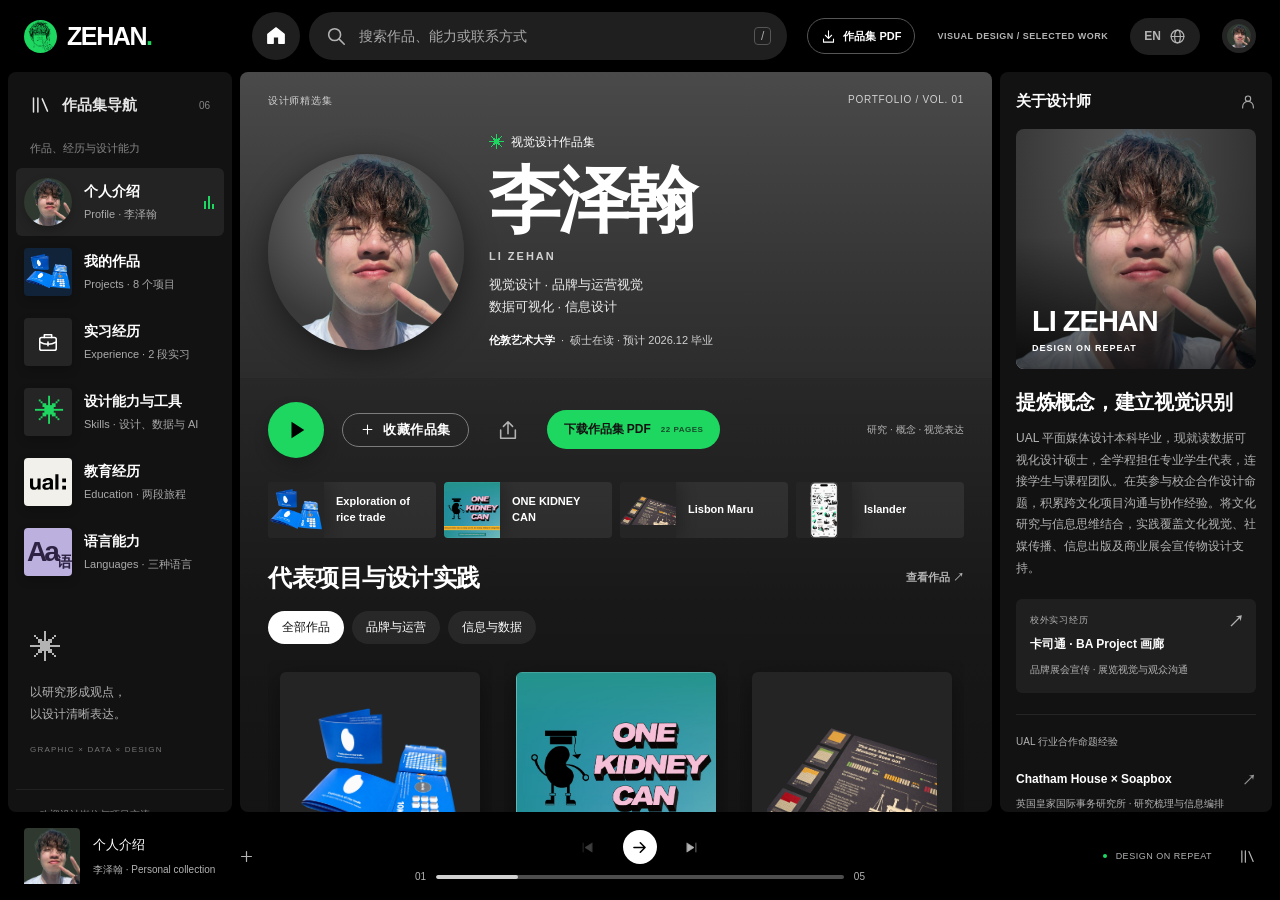
<file: index.html>
<!doctype html>
<html lang="zh-CN">
<head>
  <meta charset="UTF-8"><meta name="viewport" content="width=device-width, initial-scale=1">
  <meta name="theme-color" content="#121212">
  <meta name="description" content="李泽翰的视觉设计与数据可视化作品集。求职方向为视觉设计、品牌与运营视觉，兼顾信息设计。UAL 本科与硕士背景，展示行业合作命题、个人职责、设计方法及交付成果。">
  <title>李泽翰｜视觉设计与数据可视化作品集</title>
  <link rel="icon" href="./favicon.svg" type="image/svg+xml">
  <link rel="stylesheet" href="./style.css"><link rel="stylesheet" href="./work.css">
  <link rel="stylesheet" href="./spotify.css?v=20261110-pdf">
</head>
<body class="profile-page">
<svg class="icon-defs" xmlns="http://www.w3.org/2000/svg" aria-hidden="true"><defs>
<symbol id="i-home" viewBox="0 0 24 24"><path d="m3 10 9-7 9 7v10H15v-7H9v7H3Z"/></symbol>
<symbol id="i-search" viewBox="0 0 24 24"><circle cx="10.5" cy="10.5" r="6.5"/><path d="m16 16 5 5"/></symbol>
<symbol id="i-arrow" viewBox="0 0 24 24"><path d="M5 12h14m-6-6 6 6-6 6"/></symbol>
<symbol id="i-library" viewBox="0 0 24 24"><path d="M4 4v16M9 4v16m5-15 6 14"/></symbol>
<symbol id="i-globe" viewBox="0 0 24 24"><circle cx="12" cy="12" r="9"/><ellipse cx="12" cy="12" rx="4" ry="9"/><path d="M3 12h18"/></symbol>
<symbol id="i-plus" viewBox="0 0 24 24"><path d="M12 5v14M5 12h14"/></symbol>
<symbol id="i-check" viewBox="0 0 24 24"><path d="m5 12 4 4L19 6"/></symbol>
<symbol id="i-download" viewBox="0 0 24 24"><path d="M12 3v12m-5-5 5 5 5-5M4 16v5h16v-5"/></symbol>
<symbol id="i-share" viewBox="0 0 24 24"><path d="M12 16V3m-5 5 5-5 5 5M4 12v9h16v-9"/></symbol>
<symbol id="i-prev" viewBox="0 0 24 24"><path d="M5 5v14m14-14L8 12l11 7Z"/></symbol>
<symbol id="i-next" viewBox="0 0 24 24"><path d="M19 5v14M5 5l11 7-11 7Z"/></symbol>
<symbol id="i-education" viewBox="0 0 24 24"><path d="m2 9 10-5 10 5-10 5Zm4 3v6q6 4 12 0v-6m4-3v8"/></symbol>
<symbol id="i-person" viewBox="0 0 24 24"><circle cx="12" cy="7" r="4"/><path d="M4 21v-2a8 8 0 0 1 16 0v2"/></symbol>
<symbol id="i-briefcase" viewBox="0 0 24 24"><rect x="3" y="7" width="18" height="14" rx="2"/><path d="M8 7V4h8v3M3 12q9 5 18 0M12 12v4"/></symbol>
</defs></svg>
<a class="skip-link" href="#main">跳至主要内容</a>
<header class="topbar">
  <a class="wordmark" href="#profile" aria-label="李泽翰，首页"><span class="brand-disc"><img src="./assets/li-zehan-line-logo.png" alt="" width="1254" height="1254"></span>ZEHAN<span class="brand-dot">.</span></a>
  <div class="top-center"><a class="icon-button home-button" href="#profile" aria-label="回到个人档案"><svg><use href="#i-home"/></svg></a>
  <div class="search-wrap"><svg><use href="#i-search"/></svg><input id="search" type="search" placeholder="搜索作品、能力或联系方式" aria-label="搜索个人档案" autocomplete="off"><kbd>/</kbd><div id="search-results" class="search-results" hidden></div></div></div>
  <div class="top-right"><a class="portfolio-pdf-top" href="./downloads/Li-Zehan-Design-Portfolio.pdf" download="Li-Zehan-Design-Portfolio.pdf" aria-label="下载作品集 PDF"><svg viewBox="0 0 24 24" aria-hidden="true"><path d="M12 3v12m-5-5 5 5 5-5M4 16v5h16v-5"/></svg><span data-en="Portfolio PDF">作品集 PDF</span></a><span class="edition">VISUAL DESIGN / SELECTED WORK</span><button id="language-toggle" class="language-toggle" aria-label="Switch to English">EN <svg><use href="#i-globe"/></svg></button><a class="mini-avatar" href="#profile" aria-label="个人档案"><img src="./assets/li-zehan-portrait.png" alt="李泽翰" width="1080" height="1208" decoding="async"></a></div>
</header>
<div class="workspace">
<aside class="sidebar" aria-label="网站导航">
  <div class="library-heading"><svg><use href="#i-library"/></svg><span data-en="Portfolio">作品集导航</span><span class="collection-count">06</span></div>
  <div class="sidebar-label" data-en="PORTFOLIO INDEX">作品、经历与设计能力</div>
  <nav class="collection-nav">
    <a href="#profile" class="collection-item active" data-section="profile"><span class="nav-art nav-profile"><img src="./assets/li-zehan-portrait.png" alt="" width="1080" height="1208" decoding="async"></span><span><strong data-en="Profile">个人介绍</strong><small data-en="Profile · Li Zehan">Profile · 李泽翰</small></span><span class="equalizer" aria-hidden="true"><i></i><i></i><i></i></span></a>
    <a href="./work.html" class="collection-item"><span class="nav-art nav-work"><img src="./assets/virtual-water-overview.png" alt=""></span><span><strong data-en="Selected works">我的作品</strong><small data-en="Projects · 8 projects">Projects · 8 个项目</small></span></a>
    <a href="#experience" class="collection-item" data-section="experience"><span class="nav-art nav-experience"><svg aria-hidden="true"><use href="#i-briefcase"/></svg></span><span><strong data-en="Internships">实习经历</strong><small data-en="Experience · 2 roles">Experience · 2 段实习</small></span></a>
    <a href="#skills" class="collection-item" data-section="skills"><span class="nav-art nav-skills">✳</span><span><strong data-en="Capabilities &amp; tools">设计能力与工具</strong><small data-en="Skills · Design, data & AI">Skills · 设计、数据与 AI</small></span></a>
    <a href="#education" class="collection-item" data-section="education"><span class="nav-art nav-education nav-ual-official"><img src="./assets/ual-official.svg" alt="UAL"></span><span><strong data-en="Education">教育经历</strong><small data-en="Education · 2 chapters">Education · 两段旅程</small></span></a>
    <a href="#languages" class="collection-item" data-section="languages"><span class="nav-art nav-languages">Aa<span>语</span></span><span><strong data-en="Languages">语言能力</strong><small data-en="Languages · 3 languages">Languages · 三种语言</small></span></a>
  </nav>
  <div class="sidebar-note"><span class="small-asterisk">✳</span><p data-en="Research-led ideas. Clear visual communication.">以研究形成观点，<br>以设计清晰表达。</p><span>GRAPHIC × DATA × DESIGN</span></div>
  <div class="sidebar-bottom"><span class="live-dot"></span><span data-en="Open to design opportunities.">欢迎设计岗位与项目交流。</span></div>
</aside>
<main id="main" class="main-panel" tabindex="-1">
  <section id="profile" class="profile-section" aria-labelledby="profile-name">
    <div class="section-topline"><span data-en="THE DESIGNER COLLECTION">设计师精选集</span><span>PORTFOLIO / VOL. 01</span></div>
    <div class="profile-hero">
      <button class="profile-art" id="portrait-motion" type="button" aria-label="暂停头像旋转" aria-pressed="false" title="点击暂停头像旋转"><img src="./assets/li-zehan-portrait.png" alt="李泽翰的个人照片" width="1080" height="1208" decoding="async" fetchpriority="high"><span class="portrait-motion-control" aria-hidden="true"><svg class="portrait-motion-pause" viewBox="0 0 24 24"><path d="M7 5h4v14H7zm6 0h4v14h-4z"/></svg><svg class="portrait-motion-play" viewBox="0 0 24 24"><path d="m8 5 11 7-11 7z"/></svg></span></button>
      <div class="hero-copy"><div class="profile-type"><span class="status-spark">✳</span><span data-en="VISUAL DESIGN PORTFOLIO">视觉设计作品集</span></div><h1 id="profile-name" data-en="Li Zehan">李泽翰<span class="name-period">.</span></h1><p class="roman-name">LI ZEHAN</p><p class="hero-description" data-en="Visual design, brand &amp; campaign visuals, with information design and data visualisation.">视觉设计 · 品牌与运营视觉<br>数据可视化 · 信息设计</p><div class="hero-meta"><strong data-en="University of the Arts London">伦敦艺术大学</strong><span class="dot-separator">·</span><span data-en="MA · Expected Dec 2026">硕士在读 · 预计 2026.12 毕业</span></div></div>
    </div>
  </section>
  <div class="main-body">
    <div class="profile-actions"><button id="explore" class="explore-button" aria-label="浏览作品"><svg viewBox="0 0 24 24"><path d="m9 5 11 7-11 7Z"/></svg></button><button id="save-profile" class="outline-button" aria-pressed="false"><svg><use href="#i-plus"/></svg><span data-en="Save portfolio">收藏作品集</span></button><button id="share-profile" class="icon-button" aria-label="分享档案"><svg><use href="#i-share"/></svg></button><a id="download-mobile" class="icon-button" href="./downloads/Li-Zehan-Design-Portfolio.pdf" download="Li-Zehan-Design-Portfolio.pdf" aria-label="下载作品集 PDF"><svg><use href="#i-download"/></svg></a><a class="portfolio-pdf-primary" href="./downloads/Li-Zehan-Design-Portfolio.pdf" download="Li-Zehan-Design-Portfolio.pdf"><span data-en="Download portfolio PDF">下载作品集 PDF</span><small>22 PAGES</small></a><span class="action-note" data-en="Research · Concept · Visual communication">研究 · 概念 · 视觉表达</span></div>
    <nav class="quick-collection" aria-label="项目快捷入口"><a href="./work.html"><img src="./assets/virtual-water-overview.png" alt=""><strong>Exploration of rice trade</strong><span aria-hidden="true">▶</span></a><a href="./good-agency.html"><img src="./assets/one-kidney-can-graduate-poster.png" alt=""><strong>ONE KIDNEY CAN</strong><span aria-hidden="true">▶</span></a><a href="./lisbon-maru.html"><img src="./assets/lisbon-maru-print-collection-transparent.png" alt=""><strong>Lisbon Maru</strong><span aria-hidden="true">▶</span></a><a href="./islander.html"><img src="./assets/islander-phone-transparent.png" alt=""><strong>Islander</strong><span aria-hidden="true">▶</span></a></nav>
    <section id="selected-work" class="selected-work-section" aria-labelledby="selected-work-title"><div class="section-heading"><div><span class="eyebrow">ON REPEAT / SELECTED WORK</span><h2 id="selected-work-title" data-en="Selected work &amp; design practice">代表项目与设计实践</h2></div><a class="text-link" href="./work.html#projects" data-en="All work ↗">查看作品 ↗</a></div><div class="work-filters" role="group" aria-label="作品分类"><button class="filter-pill active" data-filter="all" aria-pressed="true" data-en="All">全部作品</button><button class="filter-pill" data-filter="brand" aria-pressed="false" data-en="Brand &amp; campaigns">品牌与运营</button><button class="filter-pill" data-filter="data" aria-pressed="false" data-en="Information &amp; data">信息与数据</button></div><div class="album-grid"><a class="featured-work-card" data-category="data" href="./work.html"><div class="featured-work-art"><img src="./assets/virtual-water-overview.png" alt="蓝色虚拟水贸易信息设计册"></div><span class="album-play" aria-hidden="true"><svg viewBox="0 0 24 24"><path d="m9 5 11 7-11 7Z"/></svg></span><div class="featured-work-copy"><span class="eyebrow">01 / LIVE INDUSTRY COLLABORATION</span><h3>Exploration of rice trade</h3><p data-en="A UAL × Chatham House (the Royal Institute of International Affairs) × Soapbox brief. Research, visual encoding and editorial design for a publication on China–Pakistan rice trade.">UAL × Chatham House（英国皇家国际事务研究所）× Soapbox 行业命题。梳理虚拟水研究，用图形编码与纸本编排呈现中巴大米贸易。</p><span class="work-open"><span data-en="Explore project">查看项目</span><svg><use href="#i-arrow"/></svg></span></div></a><a class="featured-work-card featured-good-card" data-category="brand" href="./good-agency.html"><div class="featured-work-art"><img src="./assets/one-kidney-can-graduate-poster.png" alt="ONE KIDNEY CAN 肾脏角色与立体字海报" loading="lazy" decoding="async"></div><span class="album-play" aria-hidden="true"><svg viewBox="0 0 24 24"><path d="m9 5 11 7-11 7Z"/></svg></span><div class="featured-work-copy"><span class="eyebrow">02 / GOOD AGENCY COLLABORATION</span><h3>ONE KIDNEY CAN</h3><p data-en="An undergraduate brief with GOOD Agency. Character illustration and a consistent visual identity across outdoor and social formats.">GOOD Agency 本科合作命题。以角色插画与统一视觉，延展户外广告、公交站与社交媒体传播。</p><span class="work-open"><span data-en="Explore project">查看项目</span><svg><use href="#i-arrow"/></svg></span></div></a><a class="featured-work-card featured-lisbon-card" data-category="data" href="./lisbon-maru.html"><div class="featured-work-art"><img src="./assets/lisbon-maru-print-collection-transparent.png" alt="里斯本丸纪念设计项目的海报与卡片" loading="lazy" decoding="async"></div><span class="album-play" aria-hidden="true"><svg viewBox="0 0 24 24"><path d="m9 5 11 7-11 7Z"/></svg></span><div class="featured-work-copy"><span class="eyebrow">03 / LISBON MARU MEMORIAL</span><h3>Sea has an end. Memory does not.</h3><p data-en="Historical research translated into an interactive website, A2 information posters and cards, connecting data with public participation.">将历史资料转化为交互网站、A2 信息海报与卡片系列，连接数据呈现和公众参与。</p><span class="work-open"><span data-en="Explore project">查看项目</span><svg><use href="#i-arrow"/></svg></span></div></a><a class="featured-work-card featured-islander-card" data-category="data" href="./islander.html"><div class="featured-work-art"><img src="./assets/islander-phone-transparent.png" alt="Islander 岛屿生物多样性社交媒体系列" loading="lazy" decoding="async"></div><span class="album-play" aria-hidden="true"><svg viewBox="0 0 24 24"><path d="m9 5 11 7-11 7Z"/></svg></span><div class="featured-work-copy"><span class="eyebrow">04 / BEYOND WORDS STUDIO COLLABORATION</span><h3>Islander</h3><p data-en="A Beyond Words Studio industry brief. I contributed data research, concept development, social-media design and presentation.">Beyond Words Studio 行业命题。我负责研究、概念、社媒设计与汇报，将岛屿生态资料组织为系列内容。</p><span class="work-open"><span data-en="Explore project">查看项目</span><svg><use href="#i-arrow"/></svg></span></div></a><a class="featured-work-card featured-istanbul-card" data-category="brand" href="./istanbul.html"><div class="featured-work-art"><img src="./assets/istanbul-pattern-system.png" alt="Design for Istanbul 城市文化图形系统" loading="lazy" decoding="async"></div><span class="album-play" aria-hidden="true"><svg viewBox="0 0 24 24"><path d="m9 5 11 7-11 7Z"/></svg></span><div class="featured-work-copy"><span class="eyebrow">05 / CULTURAL VISUAL DESIGN</span><h3>Design for Istanbul</h3><p data-en="A self-directed cultural visual identity exploration. Symbols, modular graphics and a consistent palette extend into posters, patterns and merchandise concepts.">从旅行记忆提炼城市文化符号，以模块化图形和统一配色，延展系列海报、图案与文创应用提案。</p><span class="work-open"><span data-en="Explore project">查看项目</span><svg><use href="#i-arrow"/></svg></span></div></a><a class="featured-work-card featured-ember-card" data-category="data" href="./ember.html"><div class="featured-work-art"><img src="./assets/ember-research-spread.png" alt="EMBERS 煤矿甲烷研究章节实拍" loading="lazy" decoding="async"></div><span class="album-play" aria-hidden="true"><svg viewBox="0 0 24 24"><path d="m9 5 11 7-11 7Z"/></svg></span><div class="featured-work-copy"><span class="eyebrow">06 / UAL × EMBER</span><h3>EMBERS<br>The Methane Gap</h3><p data-en="A brief with energy think tank Ember. My research chapter combines proportion charts, category comparison and a map to explore coal mine methane and mitigation opportunities.">与英国能源研究智库 Ember 合作。我研究煤矿甲烷与废弃设施议题，以比例图、分类比较和地图组织个人章节。</p><span class="work-open"><span data-en="Explore project">查看项目</span><svg><use href="#i-arrow"/></svg></span></div></a><a class="featured-work-card featured-memory-card" data-category="data" href="./memory.html"><div class="featured-work-art"><img src="./assets/memory-geography-poster.png" alt="Memory Mapping 香港行程与个人体感信息海报" loading="lazy" decoding="async"></div><span class="album-play" aria-hidden="true"><svg viewBox="0 0 24 24"><path d="m9 5 11 7-11 7Z"/></svg></span><div class="featured-work-copy"><span class="eyebrow">07 / PERSONAL INFORMATION DESIGN</span><h3>Memory Mapping</h3><p data-en="Personal memories of a Hong Kong day trip, organised through time, place and a six-level colour key. Two posters connect chronological and geographical reading.">将香港一日行程中的时间、地点与主观体感转化为六级色彩编码，以时间顺序与地理背景构建双视角海报。</p><span class="work-open"><span data-en="Explore project">查看项目</span><svg><use href="#i-arrow"/></svg></span></div></a><a class="featured-work-card featured-coffee-card" data-category="brand" href="./kami-coffee.html"><div class="featured-work-art"><img src="./assets/kami-coffee-cup.png" alt="kami coffee 纯 AIGC 咖啡品牌概念" width="1080" height="1080" loading="lazy"></div><span class="album-play" aria-hidden="true"><svg viewBox="0 0 24 24"><path d="m9 5 11 7-11 7Z"/></svg></span><div class="featured-work-copy"><span class="eyebrow">08 / INDEPENDENT AIGC BRAND CONCEPT</span><h3>kami coffee</h3><p data-en="An independently created, fully AI-generated fictional coffee brand, connecting identity, products, storefronts and campaign posters.">独立完成的纯 AIGC 虚构咖啡品牌概念，以统一视觉连接标识、产品、门店与传播海报。</p><span class="work-open" data-en="View project">查看项目</span></div></a></div></section>
<section class="facts-section" aria-label="基本信息"><div class="fact"><span data-en="BORN">出生日期</span><strong>2003.07.22</strong></div><div class="fact"><span data-en="GENDER">性别</span><strong data-en="Male">男</strong></div><div class="fact"><span data-en="NATIONALITY">国籍</span><strong data-en="Chinese">中国</strong></div><div class="fact"><span data-en="DISCIPLINE">设计领域</span><strong data-en="Visual &amp; Information">视觉 × 信息</strong></div></section>
    <section id="experience" class="experience-section" aria-labelledby="experience-title"><div class="section-heading"><div><span class="eyebrow">EXPERIENCE / REAL-WORLD PRACTICE</span><h2 id="experience-title" data-en="Internship experience">实习经历</h2></div><span class="section-counter" data-en="2 roles">2 段实习</span></div><p class="experience-intro" data-en="Graphic design, promotional communication and teamwork across brand exhibitions and art-gallery settings.">在品牌展会与艺术展览中积累视觉设计、传播支持与团队协作经验。</p>
    <div class="experience-list">
      <article class="internship-card" aria-labelledby="kastone-role"><header class="internship-header"><div><span class="internship-brand">KASTONE / <span data-en="Kastone">卡司通</span></span><h3 id="kastone-role" data-en="Graphic Design Assistant · Intern">平面设计助理 · 实习</h3><p class="internship-company" data-en="KASTONE">深圳市卡司通智慧科技开发有限公司</p></div><p class="internship-dates"><time datetime="2025-08-04">2025.08.04</time><span aria-hidden="true"> — </span><time datetime="2025-09-04">2025.09.04</time></p></header><div class="internship-project"><span class="internship-label" data-en="PROJECT CONTRIBUTION">参与项目</span><h4 data-en="Promotional design support for BYD at the Chengdu Motor Show">比亚迪 · 成都车展宣传物设计支持</h4><p data-en="During my internship at KASTONE, I assisted the company’s project team with promotional graphic design for BYD at the Chengdu Motor Show, gaining exposure to visual communication for an automotive brand in an exhibition setting.">在卡司通实习期间，协助公司项目团队参与比亚迪成都车展相关宣传物设计，接触汽车品牌在展会场景下的视觉传播需求。</p></div><div class="internship-takeaway"><span data-en="PRACTICAL EXPERIENCE">实践积累</span><p data-en="Experience in promotional graphic design and collaboration within a company project team.">将平面设计实践延伸至商业品牌传播场景，积累宣传物设计支持与企业项目协作经验。</p></div><ul class="internship-tags"><li data-en="Graphic design">平面视觉设计</li><li data-en="Brand collateral">品牌宣传物料</li><li data-en="Exhibition communication">展会传播场景</li><li data-en="Team collaboration">项目团队协作</li></ul></article>
      <article class="internship-card" aria-labelledby="ba-project-role"><header class="internship-header"><div><span class="internship-brand">BA PROJECT / ART GALLERY</span><h3 id="ba-project-role" data-en="Design Assistant &amp; Salesperson · Intern">设计助理及销售人员 · 实习</h3><p class="internship-company" data-en="BA Project Art Gallery">BA Project 画廊</p></div><p class="internship-dates"><time datetime="2023-08-19">2023.08.19</time><span aria-hidden="true"> — </span><time datetime="2023-09-21">2023.09.21</time></p></header><div class="internship-project"><span class="internship-label" data-en="DESIGN &amp; GALLERY PRACTICE">设计与画廊实践</span><h4 data-en="Exhibition visuals, visitor communication &amp; gallery support">展览视觉、观众沟通与画廊运营支持</h4><ul class="internship-responsibilities"><li><strong data-en="Exhibition promotion">展览宣传设计</strong><p data-en="Assisted with promotional graphic design and layout for the gallery’s exhibitions, supporting the visual presentation of exhibition information.">协助画廊开展展览宣传物设计与版式编排，支持展览信息的视觉呈现。</p></li><li><strong data-en="Setup &amp; event support">布展与活动执行</strong><p data-en="Participated in exhibition setup and supported the planning and execution of art-exhibition activities.">参与展览布置，协助艺术展览活动的策划与执行。</p></li><li><strong data-en="Visitor communication &amp; operations">观众沟通与运营</strong><p data-en="Introduced artworks to visitors, supported sales services and assisted with daily gallery operations.">为访客介绍作品并提供销售服务，同时协助处理画廊日常运营事务。</p></li></ul></div><div class="internship-takeaway"><span data-en="PRACTICAL EXPERIENCE">实践积累</span><p data-en="Experience connecting exhibition design with on-site delivery and audience communication, alongside teamwork and operational support.">将展览设计与现场执行、观众沟通相结合，积累展览传播、团队协作与运营支持经验。</p></div><ul class="internship-tags"><li data-en="Promotional design">宣传物设计</li><li data-en="Exhibition support">展览执行支持</li><li data-en="Audience communication">观众沟通</li><li data-en="Gallery operations">画廊运营</li></ul></article>
    </div></section>
    <section id="skills" class="skills-section" aria-labelledby="skills-title">
      <div class="section-heading"><div><span class="eyebrow">MY CREATIVE TOOLKIT</span><h2 id="skills-title" data-en="Capabilities &amp; working methods">设计能力与工作方式</h2></div><span class="section-counter">DESIGN × DATA × AI</span></div>
      <div id="strengths" class="personal-strengths" aria-labelledby="strengths-title"><div class="strengths-heading"><span class="eyebrow">WHAT I BRING</span><h3 id="strengths-title" data-en="Strengths grounded in practice">我的优势，来自具体实践</h3><p data-en="Turning cultural insight and research into visual work that connects content, context and audiences.">把文化与研究转化为视觉，让设计连接内容、场景与受众。</p></div><div class="strengths-list"><article class="strength-row"><span class="strength-number" aria-hidden="true">01</span><div><h4 data-en="Cultural insight, translated into a visual system">文化洞察，转化为成套视觉</h4><p data-en="I turn observations of architecture, patterns and place into repeatable symbols, colour and composition rules, then develop them across posters, patterns and merchandise concepts.">从旅行观察、建筑与纹样中提炼文化线索，建立可重复使用的符号、配色与构图规则，并延展至海报、图案与文创应用提案。</p><div class="strength-evidence"><span data-en="IN PRACTICE">实践依据</span><a href="./istanbul.html">Design for Istanbul <span aria-hidden="true">↗</span></a></div></div></article><article class="strength-row"><span class="strength-number" aria-hidden="true">02</span><div><h4 data-en="Research that makes complex content readable">研究梳理，让复杂内容易读</h4><p data-en="Combining graphic-media and data-visualisation training, I structure research, establish information hierarchies and use charts, maps and layout to build a clear visual narrative.">结合平面媒体与数据可视化训练，梳理资料、建立信息层级，并通过图表、地图与版式组织阅读顺序，让研究内容形成清晰的视觉叙事。</p><div class="strength-evidence"><span data-en="IN PRACTICE">实践依据</span><a href="./ember.html">EMBERS <span aria-hidden="true">↗</span></a><a href="./work.html">Exploration of rice trade <span aria-hidden="true">↗</span></a></div></div></article><article id="cross-cultural" class="strength-row"><span class="strength-number" aria-hidden="true">03</span><div><h4 data-en="Cross-cultural communication &amp; stakeholder collaboration">跨文化沟通与多方协作</h4><p data-en="UAL industry briefs with GOOD Agency, Chatham House (the Royal Institute of International Affairs) × Soapbox, Ember and Beyond Words Studio have developed my English-language project communication and presentation experience. As a student representative throughout my MA programme, I gather and organise student feedback, attend course meetings and act as a communication bridge between students, the Course Leader and tutors, clearly conveying learning needs and suggestions.">在 UAL 与 GOOD Agency、Chatham House（英国皇家国际事务研究所）× Soapbox、Ember 及 Beyond Words Studio 的校企合作设计命题中，积累英语项目沟通与汇报经验。硕士全学程担任专业学生代表，收集整理同学意见、参与课程会议，作为学生与课程负责人及导师之间的沟通桥梁，清晰传达学习需求与建议。</p><div class="strength-evidence"><span data-en="IN PRACTICE">实践依据</span><a href="./good-agency.html">UAL × GOOD Agency <span aria-hidden="true">↗</span></a><a href="./work.html">UAL × Chatham House × Soapbox <span aria-hidden="true">↗</span></a><a href="./ember.html">UAL × Ember <span aria-hidden="true">↗</span></a><a href="./islander.html">UAL × Beyond Words Studio <span aria-hidden="true">↗</span></a><a href="#education"><span data-en="MA course representative">硕士专业学生代表</span> <span aria-hidden="true">↗</span></a></div></div></article><article class="strength-row"><span class="strength-number" aria-hidden="true">04</span><div><h4 data-en="Audience-focused content across a visual series">围绕受众，组织系列传播内容</h4><p data-en="For Islander, I handled data research, concept development, social-media design and presentation. A GOOD Agency brief added character illustration and campaign applications to my practice in developing concepts into a visual series.">在 Islander 中负责数据研究、概念策划、社媒设计与汇报；在 GOOD Agency 合作命题中探索角色插画与传播应用，积累从内容概念到系列视觉表达的实践。</p><div class="strength-evidence"><span data-en="IN PRACTICE">实践依据</span><a href="./islander.html">Islander <span aria-hidden="true">↗</span></a><a href="./good-agency.html">ONE KIDNEY CAN <span aria-hidden="true">↗</span></a></div></div></article><article class="strength-row"><span class="strength-number" aria-hidden="true">05</span><div><h4 data-en="Design informed by delivery and audience contact">理解场景，也参与协作与沟通</h4><p data-en="At KASTONE, I assisted the team with BYD Chengdu Motor Show promotional design. At BA Project Art Gallery, I supported promotional design, exhibition setup, artwork introductions and operations, gaining experience in teamwork and audience communication.">在卡司通协助团队参与比亚迪成都车展宣传物设计，在 BA Project 画廊参与宣传设计、布展、作品介绍与运营支持，积累商业项目协作及直接面向观众的沟通经验。</p><div class="strength-evidence"><span data-en="IN PRACTICE">实践依据</span><a href="#experience" data-en="Internship experience">实习经历 <span aria-hidden="true">↗</span></a></div></div></article></div></div>
      <div class="skills-grid">
        <article class="skill-card"><div class="skill-card-top"><span>01 / DESIGN PRACTICE</span><svg aria-hidden="true"><use href="#i-person"/></svg></div><h3 data-en="Visual systems &amp; campaign design">视觉系统与传播设计</h3><p class="skill-card-description" data-en="I develop concepts from the subject and audience, build consistent graphics and layouts, and adapt them across posters, social content and merchandise. Research and information hierarchy guide the reading experience.">从主题与受众出发提炼概念，建立图形和版式规则，再延展到海报、社交媒体与文创载体；结合研究梳理与信息层级，让视觉识别和阅读路径保持清晰。</p><ul class="skill-list"><li data-en="Visual design &amp; layout">视觉设计与版式编排</li><li data-en="Brand &amp; campaign visuals">品牌与传播视觉</li><li data-en="Cultural symbols &amp; graphics">文化符号与图形表达</li><li data-en="Data visualisation &amp; infographics">数据可视化与信息图表</li><li data-en="Data analysis &amp; research">数据分析与研究</li><li data-en="AI-assisted web prototyping">AI 辅助网页原型</li></ul></article>
        <article class="skill-card"><div class="skill-card-top"><span>02 / TOOLS & TECHNOLOGY</span><svg aria-hidden="true"><use href="#i-library"/></svg></div><h3 data-en="Design production &amp; AI prototyping">视觉制作与 AI 原型实践</h3><p class="skill-card-description" data-en="I use Illustrator and Photoshop for graphic development, layout and visual production. With AIGC, Codex and WorkBuddy, I explore creative directions and turn visual ideas into interactive web prototypes.">使用 Illustrator、Photoshop 开展图形绘制、版式编排与视觉制作；结合 AIGC、Codex 与 WorkBuddy 探索创意方向，将视觉构想进一步转化为可交互的网页原型。</p><ul class="skill-list"><li>Adobe Illustrator</li><li>Adobe Photoshop</li><li data-en="AIGC · AI-generated content">AIGC · 人工智能生成内容</li><li>Vibe Coding</li><li>Codex</li><li>WorkBuddy</li></ul></article>
      </div>
      <a class="aigc-project-proof" href="./kami-coffee.html"><span>AIGC / kami coffee</span><strong data-en="Explore an independently created AIGC brand concept">查看独立完成的纯 AIGC 品牌概念</strong><b aria-hidden="true">↗</b></a>
      <article class="music-interest"><span class="music-interest-icon" aria-hidden="true">♪</span><div><span class="eyebrow">SIDE PROJECTS / CREATIVE INTEREST</span><h3 data-en="AI music production enthusiast">AI 音乐制作爱好者</h3><p data-en="Exploring the relationship between sound and visual storytelling.">持续探索声音与视觉叙事的结合。</p></div><span class="equalizer" aria-hidden="true"><i></i><i></i><i></i></span></article>
    </section>
    <section id="education" class="education-section" aria-labelledby="education-title"><div class="section-heading"><div><span class="eyebrow">THE JOURNEY</span><h2 id="education-title" data-en="Education &amp; design training">教育背景与专业训练</h2></div><span class="section-counter" data-en="2 chapters">2 段旅程</span></div>
      <div class="education-table"><div class="table-heading"><span>#</span><span data-en="EDUCATION / DISCIPLINE">学历 / 专业</span><span data-en="TIMELINE">时间</span><span data-en="STATUS">状态</span></div>
      <a class="education-row" data-degree="bachelor" href="https://www.arts.ac.uk/subjects/communication-and-graphic-design/undergraduate/ba-hons-graphic-and-media-design-lcc" target="_blank" rel="noopener noreferrer"><span class="track-number">01</span><span class="degree-info"><span class="degree-art ual-degree-art"><img src="./assets/ual-official.svg" alt="University of the Arts London"></span><span><strong data-en="BA(Hons) Graphic and Media Design">平面媒体设计</strong><small data-en="University of the Arts London · Undergraduate">伦敦艺术大学 · 本科</small></span></span><span class="degree-date">2022.09 — 2025.06</span><span class="degree-status" data-en="Graduated">已毕业</span></a>
      <a class="education-row" data-degree="master" href="https://www.arts.ac.uk/subjects/communication-and-graphic-design/postgraduate/ma-design-for-data-visualisation-lcc" target="_blank" rel="noopener noreferrer"><span class="track-number">02</span><span class="degree-info"><span class="degree-art ual-degree-art"><img src="./assets/ual-official.svg" alt="University of the Arts London"></span><span><strong data-en="Design for Data Visualisation">数据可视化设计</strong><small data-en="University of the Arts London · MA">伦敦艺术大学 · 硕士</small></span></span><span class="degree-date">2025.09 — 2026.12</span><span class="degree-status current"><i></i><span data-en="In progress">在读</span></span></a></div>
      <p class="education-footnote" data-en="MA · Expected graduation: December 2026">硕士 · 预计于 2026 年 12 月毕业</p>
      <div class="course-representative"><span aria-hidden="true">↗</span><div><strong data-en="MA course student representative">硕士专业学生代表</strong><p class="representative-term" data-en="Sep 2025 — present · Role spans the MA programme">2025.09 — 至今 · 任期覆盖整个硕士学程</p><p data-en="Gather and organise student feedback, attend course meetings and act as a communication bridge between students, the Course Leader and tutors, clearly conveying learning needs and suggestions.">收集并整理同学反馈，参与课程会议，作为学生与课程负责人（Course Leader）、导师之间的沟通桥梁，清晰传达学习需求与建议。</p></div></div>
    </section>
    <section id="languages" class="languages-section" aria-labelledby="languages-title"><div class="section-heading"><div><span class="eyebrow">WAYS TO CONNECT</span><h2 id="languages-title" data-en="Three languages. Wider perspectives.">三种语言，连接多元语境</h2></div><span class="section-counter">03 LANGUAGES</span></div>
    <div class="language-grid"><article class="language-card"><div class="language-art mandarin-art"><span class="language-art-meta">01 / ZH-CN</span><b>你<span>好</span><i>。</i></b><span class="language-art-footer">A WAY TO CONNECT ↗</span></div><h3 data-en="Mandarin">普通话</h3><p data-en="Native Mandarin speaker">普通话母语</p></article><article class="language-card"><div class="language-art english-art"><span class="language-art-meta">02 / EN</span><b>hel<span>lo.</span></b><span class="language-art-footer">A WAY TO CONNECT ↗</span></div><h3 data-en="English">英语</h3><p data-en="Study, writing &amp; project communication">学习、写作与项目沟通</p></article><article class="language-card"><div class="language-art cantonese-art"><span class="language-art-meta">03 / YUE</span><b>哈<span>囉</span><i>！</i></b><span class="language-art-footer">A WAY TO CONNECT ↗</span></div><h3 data-en="Cantonese">粤语</h3><p data-en="Everyday communication">日常交流</p></article></div>
    </section>
    <section id="contact" class="contact-section" aria-labelledby="contact-title"><div class="section-heading"><div><span class="eyebrow">LET'S CONNECT</span><h2 id="contact-title" data-en="Let’s discuss design opportunities.">欢迎设计岗位与项目交流</h2></div><svg><use href="#i-arrow"/></svg></div><div class="contact-grid">
      <div class="contact-item"><a href="tel:+8613590303906"><small data-en="CHINA / PHONE">中国 / 电话</small><strong>+86 13590303906</strong></a><button class="copy-button" data-copy="+86 13590303906" aria-label="复制中国电话"><svg><use href="#i-library"/></svg></button></div>
      <div class="contact-item"><a href="tel:+447536345069"><small data-en="UK / PHONE">英国 / 电话</small><strong>+44 7536345069</strong></a><button class="copy-button" data-copy="+44 7536345069" aria-label="复制英国电话"><svg><use href="#i-library"/></svg></button></div>
      <div class="contact-item"><a href="mailto:Lzh_0630@QQ.COM"><small>EMAIL / QQ</small><strong>Lzh_0630@QQ.COM</strong></a><button class="copy-button" data-copy="Lzh_0630@QQ.COM" aria-label="复制QQ邮箱"><svg><use href="#i-library"/></svg></button></div>
      <div class="contact-item"><a href="mailto:Zehanl023@gmail.com"><small>EMAIL / GMAIL</small><strong>Zehanl023@gmail.com</strong></a><button class="copy-button" data-copy="Zehanl023@gmail.com" aria-label="复制Gmail邮箱"><svg><use href="#i-library"/></svg></button></div>
    </div></section>
    <footer class="page-footer"><div class="footer-mark">ZEHAN<span>.</span></div><p data-en="From research and concepts to visual outcomes.">从研究与概念，到可见的设计成果。</p><span>© <span id="year">2026</span> LI ZEHAN<span class="footer-divider">/</span>PERSONAL PORTFOLIO</span></footer>
  </div>
</main>
<aside class="about-panel" aria-labelledby="about-title"><div class="about-panel-heading"><h2 id="about-title" data-en="About the designer">关于设计师</h2><svg><use href="#i-person"/></svg></div><div class="about-cover artist-cover"><img src="./assets/li-zehan-portrait.png" alt="" decoding="async"><div><span>LI ZEHAN</span><small>DESIGN ON REPEAT</small></div></div><h3 data-en="Clear concepts. Distinctive visuals.">提炼概念，建立视觉识别</h3><p class="about-description" data-en="A UAL BA(Hons) Graphic and Media Design graduate, now studying MA Design for Data Visualisation and representing students throughout the MA programme, connecting students with the course team. UK industry briefs have developed my cross-cultural project communication and collaboration. I combine cultural research with information design across cultural visuals, social content, publications and promotional design support for brand exhibitions.">UAL 平面媒体设计本科毕业，现就读数据可视化设计硕士，全学程担任专业学生代表，连接学生与课程团队。在英参与校企合作设计命题，积累跨文化项目沟通与协作经验。将文化研究与信息思维结合，实践覆盖文化视觉、社媒传播、信息出版及商业展会宣传物设计支持。</p><a class="about-internship-link" href="#experience"><span data-en="INTERNSHIP EXPERIENCE">校外实习经历</span><strong data-en="KASTONE · BA Project Art Gallery">卡司通 · BA Project 画廊</strong><small data-en="Brand-exhibition promotion · Exhibition visuals &amp; audience communication">品牌展会宣传 · 展览视觉与观众沟通</small><b aria-hidden="true">↗</b></a><div class="about-experience"><span class="about-experience-label" data-en="UAL INDUSTRY BRIEF EXPERIENCE">UAL 行业合作命题经验</span><a href="./work.html"><strong>Chatham House × Soapbox <span aria-hidden="true">↗</span></strong><small data-en="Royal Institute of International Affairs · Research synthesis &amp; information design">英国皇家国际事务研究所 · 研究梳理与信息编排</small></a><a href="./good-agency.html"><strong>GOOD Agency <span aria-hidden="true">↗</span></strong><small data-en="Campaign concept · Character illustration · Visual series">传播概念 · 角色插画 · 系列视觉</small></a><a href="./islander.html"><strong>Beyond Words Studio <span aria-hidden="true">↗</span></strong><small data-en="Data research · Concept · Social design · Presentation">数据研究 · 概念策划 · 社媒设计 · 汇报</small></a><a href="./ember.html"><strong>Ember <span aria-hidden="true">↗</span></strong><small data-en="Energy research think tank · Research &amp; editorial information design">英国能源研究智库 · 研究与出版物信息设计</small></a></div><div class="about-detail"><span data-en="UNIVERSITY">就读院校</span><strong data-en="University of the Arts London">伦敦艺术大学</strong><small>University of the Arts London</small></div><div class="current-chapter"><div><span class="live-dot"></span><span data-en="DESIGN OPPORTUNITIES">求职方向</span></div><strong data-en="Visual / Brand &amp; campaign design">视觉 / 品牌与运营设计</strong><p data-en="Also interested in data visualisation &amp; information design">同时关注数据可视化与信息设计</p></div><a id="download-profile" class="download-button" href="./downloads/Li-Zehan-Design-Portfolio.pdf" download="Li-Zehan-Design-Portfolio.pdf"><svg><use href="#i-download"/></svg><span data-en="Download portfolio PDF">下载作品集 PDF</span><span>↓</span></a></aside>
</div>
<footer class="reading-bar" aria-label="档案浏览进度"><div class="now-reading"><div class="tiny-cover"><img src="./assets/li-zehan-portrait.png" alt="" width="1080" height="1208" decoding="async"></div><div><strong id="reading-title">个人介绍</strong><small data-en="Li Zehan · Personal collection">李泽翰 · Personal collection</small></div><button id="footer-save" class="icon-button" aria-label="收藏个人档案" aria-pressed="false"><svg><use href="#i-plus"/></svg></button></div><div class="reading-controls"><div class="control-buttons"><button id="previous-section" class="icon-button" aria-label="上一节"><svg><use href="#i-prev"/></svg></button><button id="next-section" class="next-button" aria-label="浏览下一节"><svg><use href="#i-arrow"/></svg></button><button id="last-section" class="icon-button" aria-label="跳至语言能力"><svg><use href="#i-next"/></svg></button></div><div class="reading-progress"><span id="section-number">01</span><div class="progress-track"><div id="progress-fill"></div></div><span>05</span></div></div><div class="bar-caption"><span class="live-dot"></span><span data-en="DESIGN ON REPEAT">DESIGN ON REPEAT</span><svg><use href="#i-library"/></svg></div></footer>
<nav class="mobile-nav" aria-label="移动端导航"><a href="#profile" class="active" data-section="profile"><svg><use href="#i-person"/></svg><span data-en="Profile">个人</span></a><a href="./work.html"><svg><use href="#i-library"/></svg><span data-en="Work">作品</span></a><a href="#experience" data-section="experience"><svg><use href="#i-briefcase"/></svg><span data-en="Internships">实习</span></a><a href="#skills" data-section="skills"><svg><use href="#i-library"/></svg><span data-en="Skills">技能</span></a><a href="#education" data-section="education"><svg><use href="#i-education"/></svg><span data-en="Education">教育</span></a><a href="#languages" data-section="languages"><svg><use href="#i-globe"/></svg><span data-en="Languages">语言</span></a></nav>
<div id="toast" class="toast" role="status" aria-live="polite"></div>
<script src="./app.js?v=20261110-pdf"></script>
</body></html>
</file>
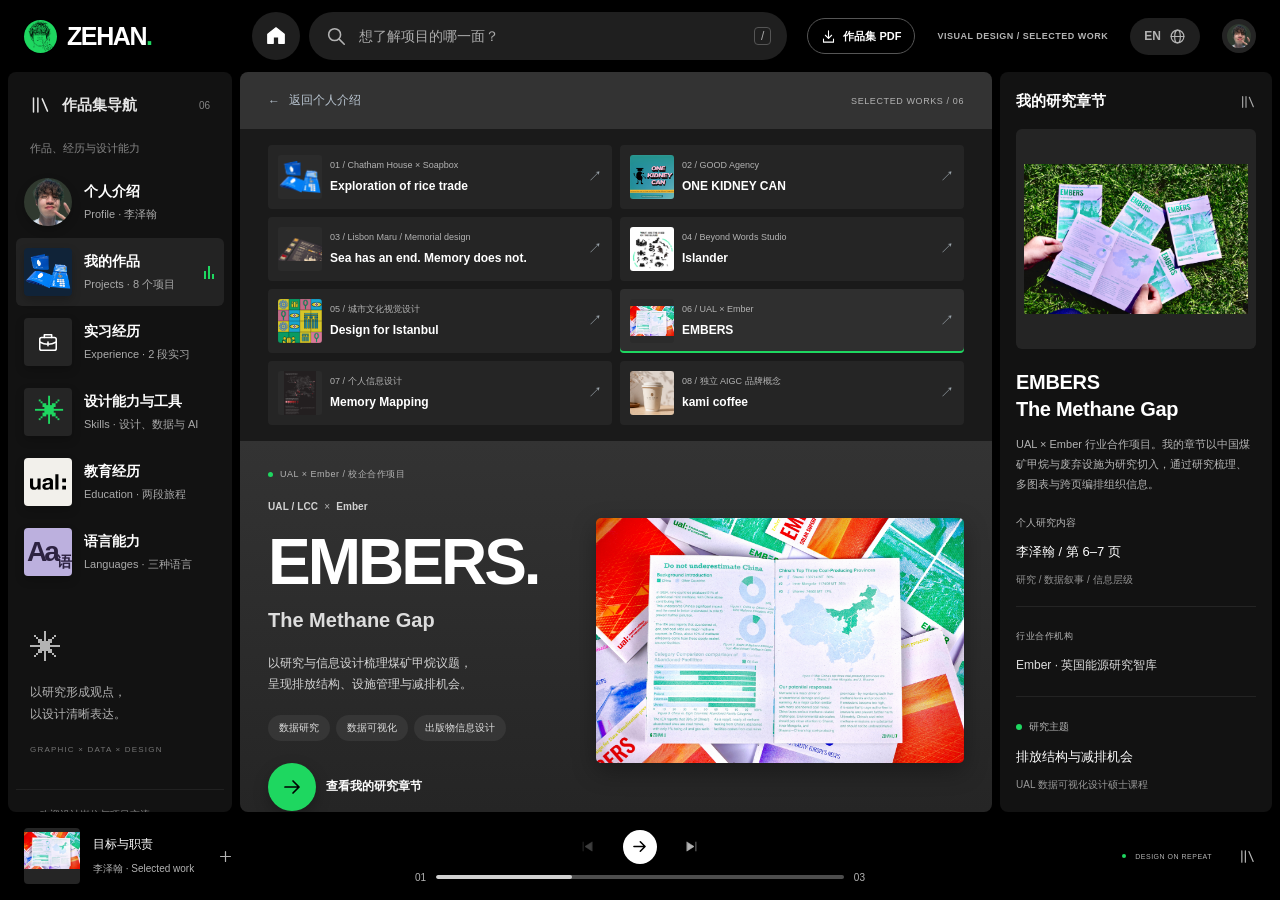
<file: ember.html>
<!doctype html>
<html lang="zh-CN">
<head>
  <meta charset="UTF-8"><meta name="viewport" content="width=device-width, initial-scale=1">
  <meta name="theme-color" content="#121212">
  <meta name="description" content="EMBERS — The Methane Gap：UAL × Ember 行业合作项目。李泽翰研究中国煤矿甲烷与废弃设施议题，通过比例图、分类比较和地图，组织出版物第6–7页的信息叙事与跨页呈现。">
  <title>EMBERS · Ember 合作信息设计 — 李泽翰</title>
  <link rel="icon" href="./favicon.svg" type="image/svg+xml">
  <link rel="stylesheet" href="./style.css"><link rel="stylesheet" href="./work.css">
  <link rel="stylesheet" href="./spotify.css?v=20261110-pdf">
</head>
<body class="work-page ember-project" data-project="ember">
<svg class="icon-defs" xmlns="http://www.w3.org/2000/svg" aria-hidden="true"><defs>
<symbol id="i-home" viewBox="0 0 24 24"><path d="m3 10 9-7 9 7v10H15v-7H9v7H3Z"/></symbol>
<symbol id="i-search" viewBox="0 0 24 24"><circle cx="10.5" cy="10.5" r="6.5"/><path d="m16 16 5 5"/></symbol>
<symbol id="i-arrow" viewBox="0 0 24 24"><path d="M5 12h14m-6-6 6 6-6 6"/></symbol>
<symbol id="i-library" viewBox="0 0 24 24"><path d="M4 4v16M9 4v16m5-15 6 14"/></symbol>
<symbol id="i-globe" viewBox="0 0 24 24"><circle cx="12" cy="12" r="9"/><ellipse cx="12" cy="12" rx="4" ry="9"/><path d="M3 12h18"/></symbol>
<symbol id="i-plus" viewBox="0 0 24 24"><path d="M12 5v14M5 12h14"/></symbol>
<symbol id="i-check" viewBox="0 0 24 24"><path d="m5 12 4 4L19 6"/></symbol>
<symbol id="i-download" viewBox="0 0 24 24"><path d="M12 3v12m-5-5 5 5 5-5M4 16v5h16v-5"/></symbol>
<symbol id="i-share" viewBox="0 0 24 24"><path d="M12 16V3m-5 5 5-5 5 5M4 12v9h16v-9"/></symbol>
<symbol id="i-prev" viewBox="0 0 24 24"><path d="M5 5v14m14-14L8 12l11 7Z"/></symbol>
<symbol id="i-next" viewBox="0 0 24 24"><path d="M19 5v14M5 5l11 7-11 7Z"/></symbol>
<symbol id="i-education" viewBox="0 0 24 24"><path d="m2 9 10-5 10 5-10 5Zm4 3v6q6 4 12 0v-6m4-3v8"/></symbol>
<symbol id="i-person" viewBox="0 0 24 24"><circle cx="12" cy="7" r="4"/><path d="M4 21v-2a8 8 0 0 1 16 0v2"/></symbol>
<symbol id="i-briefcase" viewBox="0 0 24 24"><rect x="3" y="7" width="18" height="14" rx="2"/><path d="M8 7V4h8v3M3 12q9 5 18 0M12 12v4"/></symbol>
</defs></svg>
<a class="skip-link" href="#main">跳至主要内容</a>
<header class="topbar">
  <a class="wordmark" href="./index.html#profile" aria-label="李泽翰，首页"><span class="brand-disc"><img src="./assets/li-zehan-line-logo.png" alt="" width="1254" height="1254"></span>ZEHAN<span class="brand-dot">.</span></a>
  <div class="top-center"><a class="icon-button home-button" href="./index.html#profile" aria-label="回到个人档案"><svg><use href="#i-home"/></svg></a>
  <div class="search-wrap"><svg><use href="#i-search"/></svg><input id="search" type="search" placeholder="搜索作品、能力或联系方式" aria-label="搜索个人档案" autocomplete="off"><kbd>/</kbd><div id="search-results" class="search-results" hidden></div></div></div>
  <div class="top-right"><a class="portfolio-pdf-top" href="./downloads/Li-Zehan-Design-Portfolio.pdf" download="Li-Zehan-Design-Portfolio.pdf" aria-label="下载作品集 PDF"><svg viewBox="0 0 24 24" aria-hidden="true"><path d="M12 3v12m-5-5 5 5 5-5M4 16v5h16v-5"/></svg><span data-en="Portfolio PDF">作品集 PDF</span></a><span class="edition">VISUAL DESIGN / SELECTED WORK</span><button id="language-toggle" class="language-toggle" aria-label="Switch to English">EN <svg><use href="#i-globe"/></svg></button><a class="mini-avatar" href="./index.html#profile" aria-label="个人档案"><img src="./assets/li-zehan-portrait.png" alt="李泽翰" width="1080" height="1208" decoding="async"></a></div>
</header>
<div class="workspace">
<aside class="sidebar" aria-label="网站导航">
  <div class="library-heading"><svg><use href="#i-library"/></svg><span data-en="Portfolio">作品集导航</span><span class="collection-count">06</span></div>
  <div class="sidebar-label" data-en="PORTFOLIO INDEX">作品、经历与设计能力</div>
  <nav class="collection-nav">
    <a href="./index.html#profile" class="collection-item" data-section="profile"><span class="nav-art nav-profile"><img src="./assets/li-zehan-portrait.png" alt="" width="1080" height="1208" decoding="async"></span><span><strong data-en="Profile">个人介绍</strong><small data-en="Profile · Li Zehan">Profile · 李泽翰</small></span></a>
    <a href="./work.html" class="collection-item active" aria-current="page"><span class="nav-art nav-work"><img src="./assets/virtual-water-overview.png" alt=""></span><span><strong data-en="Selected works">我的作品</strong><small data-en="Projects · 8 projects">Projects · 8 个项目</small></span><span class="equalizer" aria-hidden="true"><i></i><i></i><i></i></span></a>
    <a href="./index.html#experience" class="collection-item" data-section="experience"><span class="nav-art nav-experience"><svg aria-hidden="true"><use href="#i-briefcase"/></svg></span><span><strong data-en="Internships">实习经历</strong><small data-en="Experience · 2 roles">Experience · 2 段实习</small></span></a>
    <a href="./index.html#skills" class="collection-item" data-section="skills"><span class="nav-art nav-skills">✳</span><span><strong data-en="Capabilities &amp; tools">设计能力与工具</strong><small data-en="Skills · Design, data & AI">Skills · 设计、数据与 AI</small></span></a>
    <a href="./index.html#education" class="collection-item" data-section="education"><span class="nav-art nav-education nav-ual-official"><img src="./assets/ual-official.svg" alt="UAL"></span><span><strong data-en="Education">教育经历</strong><small data-en="Education · 2 chapters">Education · 两段旅程</small></span></a>
    <a href="./index.html#languages" class="collection-item" data-section="languages"><span class="nav-art nav-languages">Aa<span>语</span></span><span><strong data-en="Languages">语言能力</strong><small data-en="Languages · 3 languages">Languages · 三种语言</small></span></a>
  </nav>
  <div class="sidebar-note"><span class="small-asterisk">✳</span><p data-en="Research-led ideas. Clear visual communication.">以研究形成观点，<br>以设计清晰表达。</p><span>GRAPHIC × DATA × DESIGN</span></div>
  <div class="sidebar-bottom"><span class="live-dot"></span><span data-en="Open to design opportunities.">欢迎设计岗位与项目交流。</span></div>
</aside>
<main id="main" class="main-panel work-main" tabindex="-1">
  <header class="work-page-header"><a href="./index.html" class="back-link"><span>←</span><span data-en="Back to profile">返回个人介绍</span></a><span>SELECTED WORKS / 06</span></header>
<nav id="projects" class="project-switcher" aria-label="作品项目选择"><a href="./work.html"><img src="./assets/virtual-water-overview.png" alt="" width="48" height="48"><span><small>01 / Chatham House × Soapbox</small><strong>Exploration of rice trade</strong></span><span class="project-switch-arrow" aria-hidden="true">↗</span></a><a href="./good-agency.html"><img src="./assets/one-kidney-can-graduate-poster.png" alt="" width="48" height="48"><span><small>02 / GOOD Agency</small><strong>ONE KIDNEY CAN</strong></span><span class="project-switch-arrow" aria-hidden="true">↗</span></a><a href="./lisbon-maru.html"><img src="./assets/lisbon-maru-print-collection-transparent.png" alt="" width="48" height="48"><span><small>03 / Lisbon Maru / Memorial design</small><strong>Sea has an end. Memory does not.</strong></span><span class="project-switch-arrow" aria-hidden="true">↗</span></a><a href="./islander.html"><img src="./assets/islander-cover.png" alt="" width="48" height="48"><span><small>04 / Beyond Words Studio</small><strong>Islander</strong></span><span class="project-switch-arrow" aria-hidden="true">↗</span></a><a href="./istanbul.html"><img src="./assets/istanbul-pattern-system.png" alt="" width="48" height="48"><span><small data-en="05 / Cultural visual design">05 / 城市文化视觉设计</small><strong>Design for Istanbul</strong></span><span class="project-switch-arrow" aria-hidden="true">↗</span></a><a href="./ember.html" class="active" aria-current="page"><img src="./assets/ember-research-spread.png" alt="" width="48" height="48"><span><small data-en="06 / UAL × Ember">06 / UAL × Ember</small><strong>EMBERS</strong></span><span class="project-switch-arrow" aria-hidden="true">↗</span></a><a href="./memory.html"><img src="./assets/memory-geography-poster.png" alt="" width="48" height="48"><span><small data-en="07 / Personal information design">07 / 个人信息设计</small><strong>Memory Mapping</strong></span><span class="project-switch-arrow" aria-hidden="true">↗</span></a><a href="./kami-coffee.html"><img src="./assets/kami-coffee-cup.png" alt="" width="48" height="48"><span><small data-en="08 / Independent AIGC brand concept">08 / 独立 AIGC 品牌概念</small><strong>kami coffee</strong></span><span class="project-switch-arrow" aria-hidden="true">↗</span></a></nav>
  <section class="project-hero" aria-labelledby="project-title"><div class="project-heading"><span class="project-label"><i></i><span data-en="UAL × EMBER / INDUSTRY COLLABORATION">UAL × Ember / 校企合作项目</span></span><div class="collaboration-partners"><span>UAL / LCC</span><i>×</i><span>Ember</span></div><h1 id="project-title">EMBERS<span>.</span></h1><p class="ember-subtitle">The Methane Gap</p><p class="project-hero-zh" data-en="Research-led information design exploring coal mine methane, emissions structures and opportunities for monitoring and mitigation.">以研究与信息设计梳理煤矿甲烷议题，<br>呈现排放结构、设施管理与减排机会。</p><div class="project-tags"><span data-en="Data research">数据研究</span><span data-en="Data visualisation">数据可视化</span><span data-en="Editorial information design">出版物信息设计</span></div><a class="project-cta" href="#overview"><svg><use href="#i-arrow"/></svg><span data-en="Explore my research chapter">查看我的研究章节</span></a></div><div class="project-hero-art"><img src="./assets/ember-research-spread.png" alt="EMBERS 出版物中署名 Zehan Li 的第6–7页研究跨页实拍" fetchpriority="high" decoding="async" width="2560" height="1707"></div><span class="hero-bottom-note">LI ZEHAN / RESEARCH × DATA × EDITORIAL DESIGN</span></section>
  <nav class="project-chapter-nav" aria-label="项目章节"><a href="#overview" class="active" data-chapter="overview"><span>01</span><span data-en="Brief &amp; role">目标与职责</span></a><a href="#process" data-chapter="process"><span>02</span><span data-en="Design decisions">设计方法</span></a><a href="#outcomes" data-chapter="outcomes"><span>03</span><span data-en="Deliverables">交付成果</span></a></nav>
  <div class="project-body">
    <section id="overview" class="case-section" aria-labelledby="overview-title"><div class="section-heading"><div><span class="eyebrow">01 / RESEARCH INTO VISUAL COMMUNICATION</span><h2 id="overview-title" data-en="Turn an energy research topic into a clear reading journey">把能源研究议题，转化为清晰的阅读路径</h2></div></div>
    <div class="case-intro"><p class="case-lead" data-en="For the UAL × Ember collaboration, I researched coal mine methane in China and the role of abandoned facilities. My chapter appears on pages 6–7 of EMBERS — The Methane Gap, a collaborative publication.">在 UAL 与 Ember 的行业合作项目中，我研究中国煤矿甲烷及废弃设施相关议题。我的研究章节收录于合作出版物《EMBERS — The Methane Gap》第 6–7 页。</p><p data-en="The chapter connects a global overview with facility categories and provincial patterns, then introduces monitoring and mitigation opportunities. Proportion charts, a category comparison and a map organise the evidence into a coherent editorial sequence.">章节从全球概况进入设施类别与省域分布，再引出监测及减排管理机会。通过比例图、分类对比图与地图协同组织信息，将外部研究资料转化为读者可逐步理解的视觉内容。</p></div>
    <dl class="project-specs"><div><dt data-en="PROJECT CONTEXT">项目背景</dt><dd data-en="UAL × Ember industry collaboration">UAL × Ember 校企合作</dd></div><div><dt data-en="MY RESEARCH">本人研究内容</dt><dd data-en="China’s coal mine methane &amp; abandoned facilities">中国煤矿甲烷与废弃设施</dd></div><div><dt data-en="PERSONAL CHAPTER">个人章节</dt><dd data-en="EMBERS — The Methane Gap / pp. 6–7">EMBERS — The Methane Gap / 第 6–7 页</dd></div><div><dt data-en="VISUAL APPROACH">视觉呈现</dt><dd data-en="Proportion charts · Category comparison · Map">比例图 / 分类比较 / 地图</dd></div><div><dt data-en="DESIGN FOCUS">设计侧重</dt><dd data-en="Research synthesis · Chart coordination · Editorial hierarchy">研究梳理 / 多图表协同 / 跨页信息层级</dd></div><div><dt data-en="COURSE">课程背景</dt><dd>MA Design for Data Visualisation / UAL</dd></div></dl>
    <article class="ember-partner"><div><span class="eyebrow">INDUSTRY PARTNER</span><h3 data-en="Ember · Energy research think tank">Ember · 英国能源研究智库</h3></div><p data-en="Ember is an independent, not-for-profit global energy think tank. It uses data analysis and policy research to accelerate the clean energy transition, with work spanning electricity systems and coal mine methane.">Ember 是一家面向全球开展研究的独立非营利能源智库，运用数据分析与政策研究推动清洁能源转型，研究涵盖电力系统和煤矿甲烷等议题。</p><a class="text-link" href="https://ember-energy.org/about/" target="_blank" rel="noopener noreferrer" data-en="About Ember · Official website ↗">了解 Ember · 机构官网 ↗</a></article>
    <article class="contribution-card"><span class="eyebrow">MY CONTRIBUTION / ZEHAN LI</span><h3 data-en="Connect research, charts and editorial communication">连接研究资料、图表与出版物表达</h3><p data-en="My contribution centres on the research chapter credited to Zehan Li: structuring the topic and connecting proportions, categories and geography across a two-page layout. The publication photographs show this chapter within the wider collaboration.">我的贡献聚焦署名 Zehan Li 的研究章节：梳理议题结构，将比例、类别与地理线索组织为跨页内容。通过这次行业命题实践，我进一步积累了研究信息转译、多图表协同与出版物视觉沟通经验。</p><ul><li data-en="Research synthesis">研究梳理</li><li data-en="Visual data storytelling">数据视觉叙事</li><li data-en="Information hierarchy">信息层级</li><li data-en="Editorial communication">出版物沟通</li></ul></article>
    <div class="ember-research" id="research-data"><div class="section-heading"><h3 data-en="Research focus: emissions structures &amp; mitigation opportunities">研究切入：排放结构与减排机会</h3></div><p data-en="The research considers China within the global coal mine methane picture and examines the structure of abandoned facilities, using these relationships to frame questions about monitoring and emissions management.">研究将中国相关数据放入全球煤矿甲烷背景，结合废弃设施的类别构成，梳理排放监测与设施管理的研究线索。</p><dl class="ember-research-numbers"><div><dt data-en="Nine countries’ share of global coal mine methane / 2024">九个国家占全球煤矿甲烷排放的比例 / 2024</dt><dd><div class="ember-donut"><svg viewBox="0 0 120 120" aria-hidden="true" focusable="false"><circle class="donut-track" cx="60" cy="60" r="48"/><circle class="donut-fill" cx="60" cy="60" r="48" pathLength="100" stroke-dasharray="91 9" transform="rotate(-90 60 60)"/></svg><span class="donut-value">91%</span></div></dd></div><div><dt data-en="China’s share of global coal mine methane in the project research / 2024">项目研究中中国占全球煤矿甲烷排放的比例 / 2024</dt><dd><div class="ember-donut"><svg viewBox="0 0 120 120" aria-hidden="true" focusable="false"><circle class="donut-track" cx="60" cy="60" r="48"/><circle class="donut-fill" cx="60" cy="60" r="48" pathLength="100" stroke-dasharray="16 84" transform="rotate(-90 60 60)"/></svg><span class="donut-value">16%</span></div></dd></div><div><dt data-en="Share of China’s methane emissions attributed to abandoned facilities in the research">研究资料中废弃设施占中国甲烷排放的比例</dt><dd><div class="ember-donut"><svg viewBox="0 0 120 120" aria-hidden="true" focusable="false"><circle class="donut-track" cx="60" cy="60" r="48"/><circle class="donut-fill" cx="60" cy="60" r="48" pathLength="100" stroke-dasharray="10 90" transform="rotate(-90 60 60)"/></svg><span class="donut-value">10%</span></div></dd></div><div><dt data-en="Coal mines’ share of China’s abandoned sites in the research">研究资料中中国废弃设施里煤矿的比例</dt><dd><div class="ember-donut"><svg viewBox="0 0 120 120" aria-hidden="true" focusable="false"><circle class="donut-track" cx="60" cy="60" r="48"/><circle class="donut-fill" cx="60" cy="60" r="48" pathLength="100" stroke-dasharray="99 1" transform="rotate(-90 60 60)"/></svg><span class="donut-value">99%</span></div></dd></div></dl><div class="ember-donut-legend"><span><i class="legend-share" aria-hidden="true"></i><span data-en="Shown share">标示占比</span></span><span><i class="legend-remainder" aria-hidden="true"></i><span data-en="Remainder">其余部分</span></span></div><p class="ember-data-source" data-en="Research references: Ember (2024); IEA (2024).">研究资料：Ember（2024）；IEA（2024）。</p></div></section>
    <section id="process" class="case-section" aria-labelledby="process-title"><div class="section-heading"><div><span class="eyebrow">02 / DESIGN DECISIONS</span><h2 id="process-title" data-en="Let each chart answer a specific question">让每一种图表，回应一个具体问题</h2></div></div>
<div class="process-track"><span>01</span><div><h3 data-en="Structure the research narrative">梳理研究叙事</h3><p data-en="The sequence moves from the global picture to facility structures, provincial patterns and management opportunities, building context before comparison.">将议题组织为「全球背景—设施结构—省域线索—管理机会」，让读者先建立整体认知，再进入具体比较与讨论。</p></div><small>STRUCTURE</small></div>
<div class="process-track"><span>02</span><div><h3 data-en="Give each chart a distinct role">协调不同图表的分工</h3><p data-en="Proportion charts show shares; a category comparison reveals facility composition; a map connects the provincial patterns in Shanxi, Inner Mongolia and Shaanxi. The formats work together rather than repeat the same message.">以环形图呈现比例关系，用分类对比图呈现不同设施构成，再通过地图连接山西、内蒙古与陕西等省域线索，让图表之间形成互补。</p></div><small>VISUALISE</small></div>
<div class="process-track"><span>03</span><div><h3 data-en="Build a two-page information hierarchy">建立跨页信息层级</h3><p data-en="Headings, introductions, charts and captions create a reading hierarchy. The left page establishes context and categories; the right page develops geography and management questions, connected by consistent colour and layout.">以标题、导语、图表与注释组织阅读。左页聚焦背景与类别比较，右页呈现省域分布与后续思考，通过统一色彩和版式保持章节连贯。</p></div><small>EDITORIAL</small></div>
<div class="process-track"><span>04</span><div><h3 data-en="Connect observations with practical questions">连接观察与管理议题</h3><p data-en="The conclusion connects the visual observations with emissions monitoring, abandoned-site management and mitigation potential, making the research accessible for discussion.">围绕排放监测、废弃设施管理与减排潜力展开结论，将研究观察转化为可理解、可讨论的信息内容。</p></div><small>COMMUNICATE</small></div>
</section><section id="outcomes" class="case-section" aria-labelledby="outcomes-title"><div class="section-heading"><div><span class="eyebrow">03 / PUBLICATION IN CONTEXT</span><h2 id="outcomes-title" data-en="My research chapter within the collaborative publication">合作出版物中的个人研究章节</h2></div><span class="section-counter" data-en="2 photographs">2 幅实拍</span></div><p class="gallery-description" data-en="Photographs of the chapter credited to Zehan Li on pages 6–7, alongside the wider EMBERS publication. Select an image to view it larger.">署名 Zehan Li 的第 6–7 页研究章节及合作出版物实拍。点击图片，可放大查看。</p><div class="outcome-gallery ember-gallery"><figure class="outcome-frame gallery-wide"><button class="gallery-image-button" data-image="./assets/ember-research-spread.png" aria-label="放大查看：个人研究章节：比例、类别与省域分布的跨页呈现"><img src="./assets/ember-research-spread.png" alt="个人研究章节：比例、类别与省域分布的跨页呈现" loading="lazy" decoding="async"><span class="zoom-affordance">↗</span></button><figcaption><span>01 / MY CHAPTER / PP. 6–7</span><span data-en="My chapter: proportions, categories and provincial patterns">个人研究章节：比例、类别与省域分布的跨页呈现</span></figcaption></figure><figure class="outcome-frame gallery-wide"><button class="gallery-image-button" data-image="./assets/ember-publication-in-context.png" aria-label="放大查看：研究章节与 EMBERS 合作出版物的实拍展示"><img src="./assets/ember-publication-in-context.png" alt="研究章节与 EMBERS 合作出版物的实拍展示" loading="lazy" decoding="async"><span class="zoom-affordance">↗</span></button><figcaption><span>02 / COLLABORATIVE PUBLICATION</span><span data-en="My chapter within the EMBERS collaborative publication">研究章节与 EMBERS 合作出版物的实拍展示</span></figcaption></figure></div></section><div class="project-end"><a class="text-link" href="./islander.html" data-en="Explore the Beyond Words Studio project ↗">查看 Beyond Words Studio 项目 ↗</a><a href="./index.html#contact" class="outline-button"><span data-en="Discuss design opportunities">交流设计机会</span><svg><use href="#i-arrow"/></svg></a></div>    <footer class="page-footer"><div class="footer-mark">ZEHAN<span>.</span></div><p data-en="From research and concepts to visual outcomes.">从研究与概念，到可见的设计成果。</p><span>© <span id="year">2026</span> LI ZEHAN<span class="footer-divider">/</span>SELECTED WORKS</span></footer>
  </div>
</main>
<aside class="about-panel project-aside" aria-labelledby="about-title"><div class="about-panel-heading"><h2 id="about-title" data-en="My research chapter">我的研究章节</h2><svg><use href="#i-library"/></svg></div><div class="about-cover"><img src="./assets/ember-publication-in-context.png" alt="EMBERS 出版物实拍" decoding="async"></div><h3>EMBERS<br>The Methane Gap</h3><p class="about-description" data-en="A UAL × Ember industry collaboration. My chapter explores China’s coal mine methane and abandoned facilities through research synthesis, charts and a two-page editorial sequence.">UAL × Ember 行业合作项目。我的章节以中国煤矿甲烷与废弃设施为研究切入，通过研究梳理、多图表与跨页编排组织信息。</p><div class="about-detail"><span data-en="PERSONAL CONTRIBUTION">个人研究内容</span><strong data-en="Li Zehan / Pages 6–7">李泽翰 / 第 6–7 页</strong><small data-en="Research · Data storytelling · Editorial hierarchy">研究 / 数据叙事 / 信息层级</small></div><div class="partner-summary"><span data-en="INDUSTRY PARTNER">行业合作机构</span><strong data-en="Ember · Energy research think tank">Ember · 英国能源研究智库</strong></div><div class="current-chapter"><div><span class="live-dot"></span><span data-en="RESEARCH THEME">研究主题</span></div><strong data-en="Emissions structures &amp; mitigation opportunities">排放结构与减排机会</strong><p data-en="MA Design for Data Visualisation / UAL">UAL 数据可视化设计硕士课程</p></div><a class="download-button" href="#outcomes"><svg><use href="#i-arrow"/></svg><span data-en="View the publication">查看出版物展示</span><span>↗</span></a></aside></div><footer class="reading-bar" aria-label="项目浏览进度"><div class="now-reading"><div class="tiny-cover"><img src="./assets/ember-research-spread.png" alt="" width="1800" height="1800" decoding="async"></div><div><strong id="reading-title">目标与职责</strong><small data-en="Li Zehan · Selected work">李泽翰 · Selected work</small></div><button id="footer-save" class="icon-button" aria-label="收藏项目" aria-pressed="false"><svg><use href="#i-plus"/></svg></button></div><div class="reading-controls"><div class="control-buttons"><button id="previous-section" class="icon-button" aria-label="上一节"><svg><use href="#i-prev"/></svg></button><button id="next-section" class="next-button" aria-label="浏览下一节"><svg><use href="#i-arrow"/></svg></button><button id="last-section" class="icon-button" aria-label="跳至成果展示"><svg><use href="#i-next"/></svg></button></div><div class="reading-progress"><span id="section-number">01</span><div class="progress-track"><div id="progress-fill"></div></div><span>03</span></div></div><div class="bar-caption"><span class="live-dot"></span><span data-en="DESIGN ON REPEAT">DESIGN ON REPEAT</span><svg><use href="#i-library"/></svg></div></footer>
<nav class="mobile-nav" aria-label="移动端导航"><a href="./index.html"><svg><use href="#i-person"/></svg><span data-en="Profile">个人</span></a><a href="./work.html" class="active" aria-current="page"><svg><use href="#i-library"/></svg><span data-en="Work">作品</span></a><a href="./index.html#experience"><svg><use href="#i-briefcase"/></svg><span data-en="Internships">实习</span></a><a href="./index.html#education"><svg><use href="#i-education"/></svg><span data-en="Education">教育</span></a><a href="./index.html#languages"><svg><use href="#i-globe"/></svg><span data-en="Languages">语言</span></a></nav><div id="toast" class="toast" role="status" aria-live="polite"></div><dialog id="image-dialog"><button class="dialog-close" id="close-image" aria-label="关闭图片">×</button><img id="lightbox-image" alt=""><p id="lightbox-caption"></p></dialog><script src="./work.js"></script></body></html>
</file>
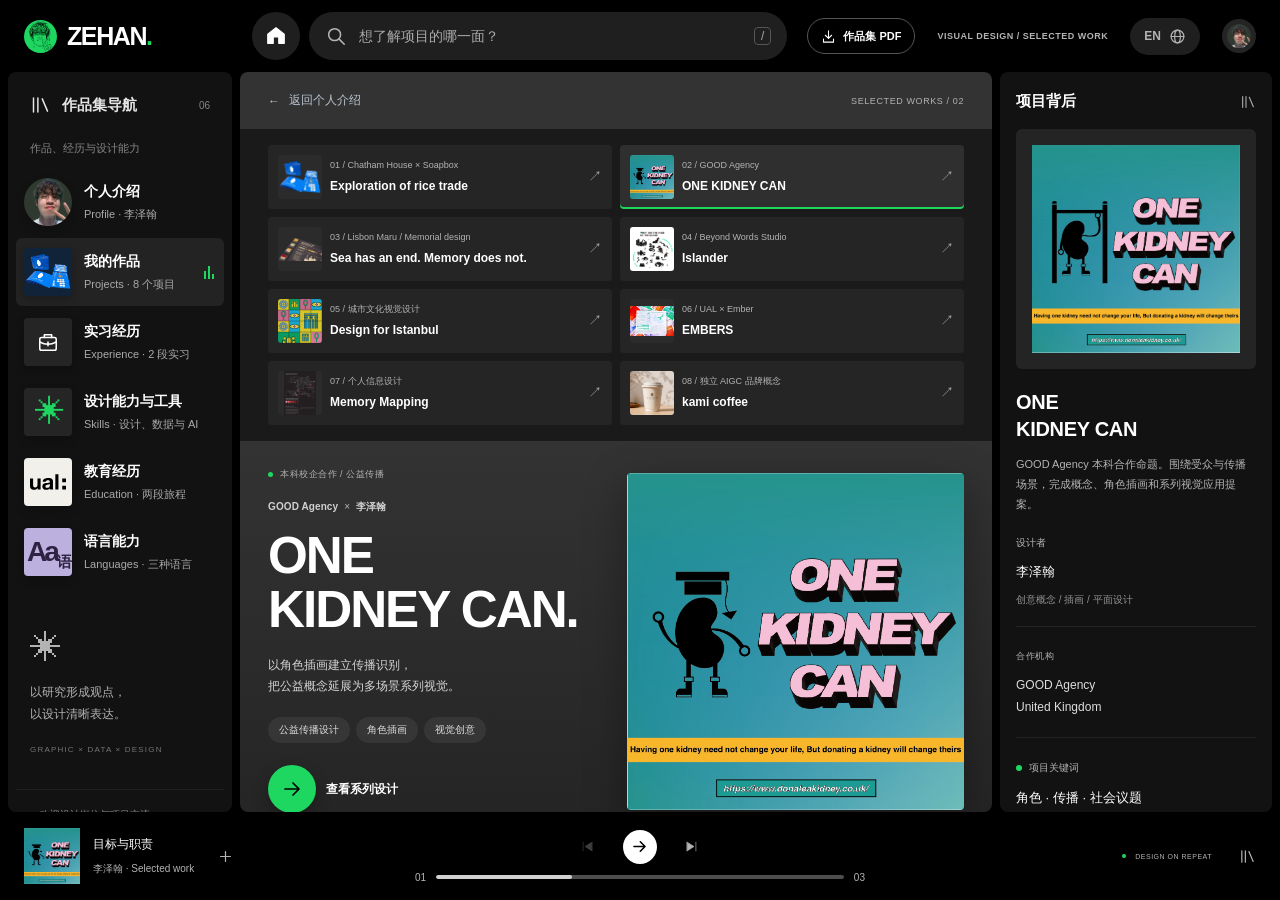
<file: good-agency.html>
<!doctype html>
<html lang="zh-CN">
<head>
  <meta charset="UTF-8"><meta name="viewport" content="width=device-width, initial-scale=1">
  <meta name="theme-color" content="#121212">
  <meta name="description" content="李泽翰与 GOOD Agency 合作的本科公益传播设计项目：ONE KIDNEY CAN。以角色插画、海报及跨媒介应用探索肾脏捐赠议题。">
  <title>ONE KIDNEY CAN · GOOD Agency — 李泽翰</title>
  <link rel="icon" href="./favicon.svg" type="image/svg+xml">
  <link rel="stylesheet" href="./style.css"><link rel="stylesheet" href="./work.css">
  <link rel="stylesheet" href="./spotify.css?v=20261110-pdf">
</head>
<body class="work-page good-project" data-project="good-agency">
<svg class="icon-defs" xmlns="http://www.w3.org/2000/svg" aria-hidden="true"><defs>
<symbol id="i-home" viewBox="0 0 24 24"><path d="m3 10 9-7 9 7v10H15v-7H9v7H3Z"/></symbol>
<symbol id="i-search" viewBox="0 0 24 24"><circle cx="10.5" cy="10.5" r="6.5"/><path d="m16 16 5 5"/></symbol>
<symbol id="i-arrow" viewBox="0 0 24 24"><path d="M5 12h14m-6-6 6 6-6 6"/></symbol>
<symbol id="i-library" viewBox="0 0 24 24"><path d="M4 4v16M9 4v16m5-15 6 14"/></symbol>
<symbol id="i-globe" viewBox="0 0 24 24"><circle cx="12" cy="12" r="9"/><ellipse cx="12" cy="12" rx="4" ry="9"/><path d="M3 12h18"/></symbol>
<symbol id="i-plus" viewBox="0 0 24 24"><path d="M12 5v14M5 12h14"/></symbol>
<symbol id="i-check" viewBox="0 0 24 24"><path d="m5 12 4 4L19 6"/></symbol>
<symbol id="i-download" viewBox="0 0 24 24"><path d="M12 3v12m-5-5 5 5 5-5M4 16v5h16v-5"/></symbol>
<symbol id="i-share" viewBox="0 0 24 24"><path d="M12 16V3m-5 5 5-5 5 5M4 12v9h16v-9"/></symbol>
<symbol id="i-prev" viewBox="0 0 24 24"><path d="M5 5v14m14-14L8 12l11 7Z"/></symbol>
<symbol id="i-next" viewBox="0 0 24 24"><path d="M19 5v14M5 5l11 7-11 7Z"/></symbol>
<symbol id="i-education" viewBox="0 0 24 24"><path d="m2 9 10-5 10 5-10 5Zm4 3v6q6 4 12 0v-6m4-3v8"/></symbol>
<symbol id="i-person" viewBox="0 0 24 24"><circle cx="12" cy="7" r="4"/><path d="M4 21v-2a8 8 0 0 1 16 0v2"/></symbol>
<symbol id="i-briefcase" viewBox="0 0 24 24"><rect x="3" y="7" width="18" height="14" rx="2"/><path d="M8 7V4h8v3M3 12q9 5 18 0M12 12v4"/></symbol>
</defs></svg>
<a class="skip-link" href="#main">跳至主要内容</a>
<header class="topbar">
  <a class="wordmark" href="./index.html#profile" aria-label="李泽翰，首页"><span class="brand-disc"><img src="./assets/li-zehan-line-logo.png" alt="" width="1254" height="1254"></span>ZEHAN<span class="brand-dot">.</span></a>
  <div class="top-center"><a class="icon-button home-button" href="./index.html#profile" aria-label="回到个人档案"><svg><use href="#i-home"/></svg></a>
  <div class="search-wrap"><svg><use href="#i-search"/></svg><input id="search" type="search" placeholder="搜索作品、能力或联系方式" aria-label="搜索个人档案" autocomplete="off"><kbd>/</kbd><div id="search-results" class="search-results" hidden></div></div></div>
  <div class="top-right"><a class="portfolio-pdf-top" href="./downloads/Li-Zehan-Design-Portfolio.pdf" download="Li-Zehan-Design-Portfolio.pdf" aria-label="下载作品集 PDF"><svg viewBox="0 0 24 24" aria-hidden="true"><path d="M12 3v12m-5-5 5 5 5-5M4 16v5h16v-5"/></svg><span data-en="Portfolio PDF">作品集 PDF</span></a><span class="edition">VISUAL DESIGN / SELECTED WORK</span><button id="language-toggle" class="language-toggle" aria-label="Switch to English">EN <svg><use href="#i-globe"/></svg></button><a class="mini-avatar" href="./index.html#profile" aria-label="个人档案"><img src="./assets/li-zehan-portrait.png" alt="李泽翰" width="1080" height="1208" decoding="async"></a></div>
</header>
<div class="workspace">
<aside class="sidebar" aria-label="网站导航">
  <div class="library-heading"><svg><use href="#i-library"/></svg><span data-en="Portfolio">作品集导航</span><span class="collection-count">06</span></div>
  <div class="sidebar-label" data-en="PORTFOLIO INDEX">作品、经历与设计能力</div>
  <nav class="collection-nav">
    <a href="./index.html#profile" class="collection-item" data-section="profile"><span class="nav-art nav-profile"><img src="./assets/li-zehan-portrait.png" alt="" width="1080" height="1208" decoding="async"></span><span><strong data-en="Profile">个人介绍</strong><small data-en="Profile · Li Zehan">Profile · 李泽翰</small></span></a>
    <a href="./work.html" class="collection-item active" aria-current="page"><span class="nav-art nav-work"><img src="./assets/virtual-water-overview.png" alt=""></span><span><strong data-en="Selected works">我的作品</strong><small data-en="Projects · 8 projects">Projects · 8 个项目</small></span><span class="equalizer" aria-hidden="true"><i></i><i></i><i></i></span></a>
    <a href="./index.html#experience" class="collection-item" data-section="experience"><span class="nav-art nav-experience"><svg aria-hidden="true"><use href="#i-briefcase"/></svg></span><span><strong data-en="Internships">实习经历</strong><small data-en="Experience · 2 roles">Experience · 2 段实习</small></span></a>
    <a href="./index.html#skills" class="collection-item" data-section="skills"><span class="nav-art nav-skills">✳</span><span><strong data-en="Capabilities &amp; tools">设计能力与工具</strong><small data-en="Skills · Design, data & AI">Skills · 设计、数据与 AI</small></span></a>
    <a href="./index.html#education" class="collection-item" data-section="education"><span class="nav-art nav-education nav-ual-official"><img src="./assets/ual-official.svg" alt="UAL"></span><span><strong data-en="Education">教育经历</strong><small data-en="Education · 2 chapters">Education · 两段旅程</small></span></a>
    <a href="./index.html#languages" class="collection-item" data-section="languages"><span class="nav-art nav-languages">Aa<span>语</span></span><span><strong data-en="Languages">语言能力</strong><small data-en="Languages · 3 languages">Languages · 三种语言</small></span></a>
  </nav>
  <div class="sidebar-note"><span class="small-asterisk">✳</span><p data-en="Research-led ideas. Clear visual communication.">以研究形成观点，<br>以设计清晰表达。</p><span>GRAPHIC × DATA × DESIGN</span></div>
  <div class="sidebar-bottom"><span class="live-dot"></span><span data-en="Open to design opportunities.">欢迎设计岗位与项目交流。</span></div>
</aside>
<main id="main" class="main-panel work-main" tabindex="-1">
  <header class="work-page-header"><a href="./index.html" class="back-link"><span>←</span><span data-en="Back to profile">返回个人介绍</span></a><span>SELECTED WORKS / 02</span></header>
<nav id="projects" class="project-switcher" aria-label="作品项目选择"><a href="./work.html"><img src="./assets/virtual-water-overview.png" alt="" width="48" height="48"><span><small>01 / Chatham House × Soapbox</small><strong>Exploration of rice trade</strong></span><span class="project-switch-arrow" aria-hidden="true">↗</span></a><a href="./good-agency.html" class="active" aria-current="page"><img src="./assets/one-kidney-can-graduate-poster.png" alt="" width="48" height="48"><span><small>02 / GOOD Agency</small><strong>ONE KIDNEY CAN</strong></span><span class="project-switch-arrow" aria-hidden="true">↗</span></a><a href="./lisbon-maru.html"><img src="./assets/lisbon-maru-print-collection-transparent.png" alt="" width="48" height="48"><span><small>03 / Lisbon Maru / Memorial design</small><strong>Sea has an end. Memory does not.</strong></span><span class="project-switch-arrow" aria-hidden="true">↗</span></a><a href="./islander.html"><img src="./assets/islander-cover.png" alt="" width="48" height="48"><span><small>04 / Beyond Words Studio</small><strong>Islander</strong></span><span class="project-switch-arrow" aria-hidden="true">↗</span></a><a href="./istanbul.html"><img src="./assets/istanbul-pattern-system.png" alt="" width="48" height="48"><span><small data-en="05 / Cultural visual design">05 / 城市文化视觉设计</small><strong>Design for Istanbul</strong></span><span class="project-switch-arrow" aria-hidden="true">↗</span></a><a href="./ember.html"><img src="./assets/ember-research-spread.png" alt="" width="48" height="48"><span><small data-en="06 / UAL × Ember">06 / UAL × Ember</small><strong>EMBERS</strong></span><span class="project-switch-arrow" aria-hidden="true">↗</span></a><a href="./memory.html"><img src="./assets/memory-geography-poster.png" alt="" width="48" height="48"><span><small data-en="07 / Personal information design">07 / 个人信息设计</small><strong>Memory Mapping</strong></span><span class="project-switch-arrow" aria-hidden="true">↗</span></a><a href="./kami-coffee.html"><img src="./assets/kami-coffee-cup.png" alt="" width="48" height="48"><span><small data-en="08 / Independent AIGC brand concept">08 / 独立 AIGC 品牌概念</small><strong>kami coffee</strong></span><span class="project-switch-arrow" aria-hidden="true">↗</span></a></nav>
  <section class="project-hero" aria-labelledby="project-title">
    <div class="project-heading"><span class="project-label"><i></i><span data-en="INDUSTRY COLLABORATION / UNDERGRADUATE">本科校企合作 / 公益传播</span></span><div class="collaboration-partners" aria-label="合作背景：GOOD Agency"><span>GOOD Agency</span><i>×</i><span data-en="Li Zehan">李泽翰</span></div><h1 id="project-title">ONE<br>KIDNEY CAN<span>.</span></h1><p class="project-hero-zh" data-en="Character illustration builds campaign recognition across outdoor, street and social formats.">以角色插画建立传播识别，<br>把公益概念延展为多场景系列视觉。</p><div class="project-tags"><span data-en="Campaign design">公益传播设计</span><span data-en="Character illustration">角色插画</span><span data-en="Art direction">视觉创意</span></div><a href="#outcomes" class="project-cta"><svg><use href="#i-arrow"/></svg><span data-en="View campaign designs">查看系列设计</span></a></div>
    <div class="project-hero-art"><img src="./assets/one-kidney-can-graduate-poster.png" width="1191" height="1191" alt="ONE KIDNEY CAN 系列海报：戴毕业帽的肾脏角色、粉色立体字与蓝绿色背景" fetchpriority="high" decoding="async"></div>
    <span class="hero-bottom-note">LI ZEHAN / ILLUSTRATION × CAMPAIGN × SOCIAL IMPACT</span>
  </section>
  <nav class="project-chapter-nav" aria-label="项目章节"><a href="#overview" class="active" data-chapter="overview"><span>01</span><span data-en="Brief &amp; role">目标与职责</span></a><a href="#process" data-chapter="process"><span>02</span><span data-en="Design decisions">设计方法</span></a><a href="#outcomes" data-chapter="outcomes"><span>03</span><span data-en="Deliverables">交付成果</span></a></nav>
  <div class="project-body">
    <section id="overview" class="case-section" aria-labelledby="overview-title"><div class="section-heading"><div><span class="eyebrow">01 / THE BRIEF</span><h2 id="overview-title" data-en="A campaign concept built around its audience">围绕目标受众，建立传播概念</h2></div></div><div class="case-intro"><p class="case-lead" data-en="For an undergraduate brief with GOOD Agency, I developed a campaign concept, character illustrations and a visual series about kidney donation for health- and fitness-conscious audiences.">在与英国创意机构 GOOD Agency 合作的本科命题中，我围绕肾脏捐赠议题，完成传播概念、角色插画与系列视觉设计，面向关注健康和运动的人群建立沟通入口。</p><p data-en="The ONE KIDNEY CAN concept connects the character with sport, graduation and music. Dimensional typography and a turquoise-and-pink palette hold the series together across billboards, street stickers, bus stops and social artwork. Outputs are shown as artwork and application mockups.">以「ONE KIDNEY CAN」为核心，将运动、毕业与音乐等生活场景转化为角色动作；用立体字、蓝绿色和粉色保持系列一致，再延展至广告牌、街头贴纸、公交站与社交媒体。成果以原稿和场景应用提案呈现。</p></div><dl class="project-specs"><div><dt data-en="PROJECT CONTEXT">项目背景</dt><dd data-en="Undergraduate industry collaboration">本科校企合作项目</dd></div><div><dt data-en="COLLABORATOR">合作机构</dt><dd>GOOD Agency / UK</dd></div><div><dt data-en="MY CONTRIBUTION">我的贡献</dt><dd data-en="Concept, illustration & graphic design">创意概念、角色插画与平面设计</dd></div><div><dt data-en="AUDIENCE">目标受众</dt><dd data-en="Health- and fitness-conscious audiences">关注健康与运动的人群</dd></div><div><dt data-en="TOUCHPOINTS">传播触点</dt><dd data-en="Billboard / Street / Social / Bus stop">广告牌 / 街头 / 社交媒体 / 公交站</dd></div><div><dt data-en="OUTPUT">成果形式</dt><dd data-en="Campaign artwork & application mockups">系列主视觉与场景应用提案</dd></div></dl><a class="collaboration-proof" href="https://www.goodagency.co.uk/about/" target="_blank" rel="noopener noreferrer"><span class="proof-mark"><svg><use href="#i-arrow"/></svg></span><span><strong data-en="About GOOD Agency">了解 GOOD Agency</strong><small data-en="A UK creative agency working with brands and charities">为品牌与慈善组织提供策略及创意服务的英国机构</small></span><span>↗</span></a></section>
    <section id="process" class="case-section" aria-labelledby="process-title"><div class="section-heading"><div><span class="eyebrow">02 / THE CREATIVE APPROACH</span><h2 id="process-title" data-en="A consistent system of character, type and colour">用角色、字体与色彩，建立系列识别</h2></div></div><div class="process-track"><span>01</span><div><h3 data-en="Define the audience &amp; message">明确受众与沟通切入点</h3><p data-en="Frame a concise, recognisable concept around the interests of a health- and fitness-conscious audience.">围绕关注健康与运动的人群，以「ONE KIDNEY CAN」形成简短、易识别的传播概念。</p></div><small>CONCEPT</small></div><div class="process-track"><span>02</span><div><h3 data-en="Build the campaign language">建立系列视觉语言</h3><p data-en="Vary the character’s actions while keeping typography and colour consistent, balancing recognition with variety.">通过肾脏角色的动作变化、立体字与统一配色，在不同画面中保持识别，同时提供内容变化。</p></div><small>ILLUSTRATE</small></div><div class="process-track"><span>03</span><div><h3 data-en="Adapt to communication touchpoints">适配传播触点</h3><p data-en="Adapt scale, information hierarchy and viewing distance to billboard, social and bus-stop contexts through application proposals.">根据广告牌、社媒和公交站等场景调整画面尺度、信息层级与阅读距离，形成跨媒介应用提案。</p></div><small>ADAPT</small></div></section>
    <section id="outcomes" class="case-section" aria-labelledby="outcomes-title"><div class="section-heading"><div><span class="eyebrow">03 / CAMPAIGN IN CONTEXT</span><h2 id="outcomes-title" data-en="Key visuals &amp; cross-media applications">主视觉与跨媒介应用</h2></div><span class="section-counter" data-en="9 artworks & applications">9 幅作品与应用</span></div><p class="gallery-description" data-en="Original campaign artwork and application mockups. Select an image to view it larger.">系列主视觉与场景应用提案。点击图片，可放大查看。</p><div class="outcome-gallery"><figure class="outcome-frame gallery-wide "><button class="gallery-image-button" data-image="./assets/one-kidney-can-campaign.png" aria-label="放大查看：系列主视觉：角色、口号与信息层级"><img src="./assets/one-kidney-can-campaign.png" alt="系列主视觉：角色、口号与信息层级" loading="lazy" decoding="async"><span class="zoom-affordance">↗</span></button><figcaption><span>01 / KEY VISUAL</span><span data-en="Campaign key visual">系列主视觉：角色、口号与信息层级</span></figcaption></figure></div><div class="poster-series"><figure class="outcome-frame "><button class="gallery-image-button" data-image="./assets/one-kidney-can-fitness-poster.png" aria-label="放大查看：运动主题社交媒体海报"><img src="./assets/one-kidney-can-fitness-poster.png" alt="运动主题社交媒体海报" loading="lazy" decoding="async"><span class="zoom-affordance">↗</span></button><figcaption><span>02 / SOCIAL / FITNESS</span><span data-en="Fitness-themed social artwork">运动主题社交媒体海报</span></figcaption></figure><figure class="outcome-frame "><button class="gallery-image-button" data-image="./assets/one-kidney-can-graduate-poster.png" aria-label="放大查看：毕业主题社交媒体海报"><img src="./assets/one-kidney-can-graduate-poster.png" alt="毕业主题社交媒体海报" loading="lazy" decoding="async"><span class="zoom-affordance">↗</span></button><figcaption><span>03 / SOCIAL / GRADUATION</span><span data-en="Graduation-themed social artwork">毕业主题社交媒体海报</span></figcaption></figure><figure class="outcome-frame "><button class="gallery-image-button" data-image="./assets/one-kidney-can-typography-poster.png" aria-label="放大查看：立体字主题社交媒体海报"><img src="./assets/one-kidney-can-typography-poster.png" alt="立体字主题社交媒体海报" loading="lazy" decoding="async"><span class="zoom-affordance">↗</span></button><figcaption><span>04 / SOCIAL / TYPOGRAPHY</span><span data-en="Typography-led social artwork">立体字主题社交媒体海报</span></figcaption></figure></div><div class="outcome-gallery"><figure class="outcome-frame gallery-wide "><button class="gallery-image-button" data-image="./assets/one-kidney-can-park-billboard.png" aria-label="放大查看：公园广告牌应用提案"><img src="./assets/one-kidney-can-park-billboard.png" alt="公园广告牌应用提案" loading="lazy" decoding="async"><span class="zoom-affordance">↗</span></button><figcaption><span>05 / OUTDOOR / MOCKUP</span><span data-en="Park billboard mockup">公园广告牌应用提案</span></figcaption></figure><figure class="outcome-frame "><button class="gallery-image-button" data-image="./assets/one-kidney-can-wall-sticker.png" aria-label="放大查看：墙面贴纸应用提案"><img src="./assets/one-kidney-can-wall-sticker.png" alt="墙面贴纸应用提案" loading="lazy" decoding="async"><span class="zoom-affordance">↗</span></button><figcaption><span>06 / STREET / MOCKUP</span><span data-en="Wall sticker mockup">墙面贴纸应用提案</span></figcaption></figure><figure class="outcome-frame "><button class="gallery-image-button" data-image="./assets/one-kidney-can-pavement-sticker.png" aria-label="放大查看：地面贴纸应用提案"><img src="./assets/one-kidney-can-pavement-sticker.png" alt="地面贴纸应用提案" loading="lazy" decoding="async"><span class="zoom-affordance">↗</span></button><figcaption><span>07 / STREET / MOCKUP</span><span data-en="Pavement sticker mockup">地面贴纸应用提案</span></figcaption></figure><figure class="outcome-frame "><button class="gallery-image-button" data-image="./assets/one-kidney-can-bus-stop-a.png" aria-label="放大查看：公交站海报应用提案：角色组合"><img src="./assets/one-kidney-can-bus-stop-a.png" alt="公交站海报应用提案：角色组合" loading="lazy" decoding="async"><span class="zoom-affordance">↗</span></button><figcaption><span>08 / BUS STOP / MOCKUP</span><span data-en="Bus-stop mockup: character pairing">公交站海报应用提案：角色组合</span></figcaption></figure><figure class="outcome-frame "><button class="gallery-image-button" data-image="./assets/one-kidney-can-bus-stop-b.png" aria-label="放大查看：公交站海报应用提案：系列延展"><img src="./assets/one-kidney-can-bus-stop-b.png" alt="公交站海报应用提案：系列延展" loading="lazy" decoding="async"><span class="zoom-affordance">↗</span></button><figcaption><span>09 / BUS STOP / MOCKUP</span><span data-en="Bus-stop mockup: campaign extension">公交站海报应用提案：系列延展</span></figcaption></figure></div></section>    <div class="project-end"><a class="text-link" href="./lisbon-maru.html" data-en="Next project: Lisbon Maru ↗">下一个项目：里斯本丸纪念设计 ↗</a><a href="./index.html#contact" class="outline-button"><span data-en="Discuss design opportunities">交流设计机会</span><svg><use href="#i-arrow"/></svg></a></div>    <footer class="page-footer"><div class="footer-mark">ZEHAN<span>.</span></div><p data-en="From research and concepts to visual outcomes.">从研究与概念，到可见的设计成果。</p><span>© <span id="year">2026</span> LI ZEHAN<span class="footer-divider">/</span>SELECTED WORKS</span></footer>
  </div>
</main>
<aside class="about-panel project-aside" aria-labelledby="about-title"><div class="about-panel-heading"><h2 id="about-title" data-en="Behind the project">项目背后</h2><svg><use href="#i-library"/></svg></div><div class="about-cover"><img src="./assets/one-kidney-can-fitness-poster.png" alt="ONE KIDNEY CAN 运动主题海报" decoding="async"></div><h3>ONE<br>KIDNEY CAN</h3><p class="about-description" data-en="An undergraduate brief with GOOD Agency: audience-focused concept development, character illustration and campaign applications.">GOOD Agency 本科合作命题。围绕受众与传播场景，完成概念、角色插画和系列视觉应用提案。</p><div class="about-detail"><span data-en="DESIGNED BY">设计者</span><strong data-en="Li Zehan">李泽翰</strong><small data-en="Concept / Illustration / Graphic design">创意概念 / 插画 / 平面设计</small></div><div class="partner-summary"><span data-en="COLLABORATOR">合作机构</span><strong>GOOD Agency<br>United Kingdom</strong></div><div class="current-chapter"><div><span class="live-dot"></span><span data-en="IN THIS PROJECT">项目关键词</span></div><strong data-en="Character · Campaign · Social impact">角色 · 传播 · 社会议题</strong><p data-en="Outdoor / Street / Social">户外 / 街头 / 社交媒体</p></div><a class="download-button" href="#outcomes"><svg><use href="#i-arrow"/></svg><span data-en="View deliverables">查看交付成果</span><span>↗</span></a></aside></div><footer class="reading-bar" aria-label="项目浏览进度"><div class="now-reading"><div class="tiny-cover"><img src="./assets/one-kidney-can-graduate-poster.png" alt="" width="1191" height="1191" decoding="async"></div><div><strong id="reading-title">目标与职责</strong><small data-en="Li Zehan · Selected work">李泽翰 · Selected work</small></div><button id="footer-save" class="icon-button" aria-label="收藏项目" aria-pressed="false"><svg><use href="#i-plus"/></svg></button></div><div class="reading-controls"><div class="control-buttons"><button id="previous-section" class="icon-button" aria-label="上一节"><svg><use href="#i-prev"/></svg></button><button id="next-section" class="next-button" aria-label="浏览下一节"><svg><use href="#i-arrow"/></svg></button><button id="last-section" class="icon-button" aria-label="跳至成果展示"><svg><use href="#i-next"/></svg></button></div><div class="reading-progress"><span id="section-number">01</span><div class="progress-track"><div id="progress-fill"></div></div><span>03</span></div></div><div class="bar-caption"><span class="live-dot"></span><span data-en="DESIGN ON REPEAT">DESIGN ON REPEAT</span><svg><use href="#i-library"/></svg></div></footer>
<nav class="mobile-nav" aria-label="移动端导航"><a href="./index.html"><svg><use href="#i-person"/></svg><span data-en="Profile">个人</span></a><a href="./work.html" class="active" aria-current="page"><svg><use href="#i-library"/></svg><span data-en="Work">作品</span></a><a href="./index.html#experience"><svg><use href="#i-briefcase"/></svg><span data-en="Internships">实习</span></a><a href="./index.html#education"><svg><use href="#i-education"/></svg><span data-en="Education">教育</span></a><a href="./index.html#languages"><svg><use href="#i-globe"/></svg><span data-en="Languages">语言</span></a></nav><div id="toast" class="toast" role="status" aria-live="polite"></div><dialog id="image-dialog"><button class="dialog-close" id="close-image" aria-label="关闭图片">×</button><img id="lightbox-image" alt=""><p id="lightbox-caption"></p></dialog><script src="./work.js"></script></body></html>
</file>
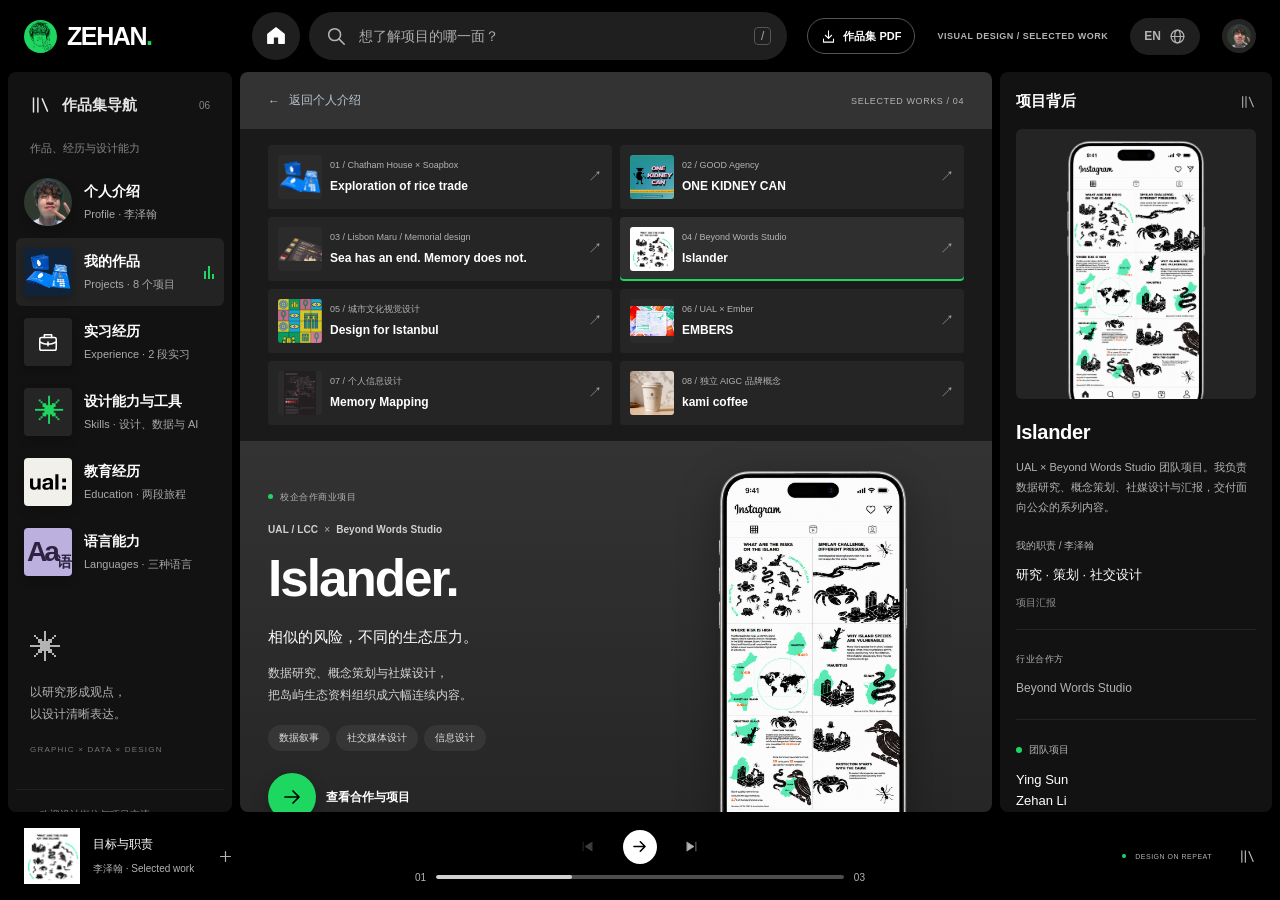
<file: islander.html>
<!doctype html>
<html lang="zh-CN">
<head>
  <meta charset="UTF-8"><meta name="viewport" content="width=device-width, initial-scale=1">
  <meta name="theme-color" content="#121212">
  <meta name="description" content="Islander：UAL × Beyond Words Studio 校企合作商业项目。李泽翰负责数据研究、概念策划、社交媒体设计与汇报，以图像叙事呈现岛屿生物多样性。">
  <title>Islander · Beyond Words Studio — 李泽翰</title>
  <link rel="icon" href="./favicon.svg" type="image/svg+xml">
  <link rel="stylesheet" href="./style.css"><link rel="stylesheet" href="./work.css">
  <link rel="stylesheet" href="./spotify.css?v=20261110-pdf">
</head>
<body class="work-page islander-project" data-project="islander">
<svg class="icon-defs" xmlns="http://www.w3.org/2000/svg" aria-hidden="true"><defs>
<symbol id="i-home" viewBox="0 0 24 24"><path d="m3 10 9-7 9 7v10H15v-7H9v7H3Z"/></symbol>
<symbol id="i-search" viewBox="0 0 24 24"><circle cx="10.5" cy="10.5" r="6.5"/><path d="m16 16 5 5"/></symbol>
<symbol id="i-arrow" viewBox="0 0 24 24"><path d="M5 12h14m-6-6 6 6-6 6"/></symbol>
<symbol id="i-library" viewBox="0 0 24 24"><path d="M4 4v16M9 4v16m5-15 6 14"/></symbol>
<symbol id="i-globe" viewBox="0 0 24 24"><circle cx="12" cy="12" r="9"/><ellipse cx="12" cy="12" rx="4" ry="9"/><path d="M3 12h18"/></symbol>
<symbol id="i-plus" viewBox="0 0 24 24"><path d="M12 5v14M5 12h14"/></symbol>
<symbol id="i-check" viewBox="0 0 24 24"><path d="m5 12 4 4L19 6"/></symbol>
<symbol id="i-download" viewBox="0 0 24 24"><path d="M12 3v12m-5-5 5 5 5-5M4 16v5h16v-5"/></symbol>
<symbol id="i-share" viewBox="0 0 24 24"><path d="M12 16V3m-5 5 5-5 5 5M4 12v9h16v-9"/></symbol>
<symbol id="i-prev" viewBox="0 0 24 24"><path d="M5 5v14m14-14L8 12l11 7Z"/></symbol>
<symbol id="i-next" viewBox="0 0 24 24"><path d="M19 5v14M5 5l11 7-11 7Z"/></symbol>
<symbol id="i-education" viewBox="0 0 24 24"><path d="m2 9 10-5 10 5-10 5Zm4 3v6q6 4 12 0v-6m4-3v8"/></symbol>
<symbol id="i-person" viewBox="0 0 24 24"><circle cx="12" cy="7" r="4"/><path d="M4 21v-2a8 8 0 0 1 16 0v2"/></symbol>
<symbol id="i-briefcase" viewBox="0 0 24 24"><rect x="3" y="7" width="18" height="14" rx="2"/><path d="M8 7V4h8v3M3 12q9 5 18 0M12 12v4"/></symbol>
</defs></svg>
<a class="skip-link" href="#main">跳至主要内容</a>
<header class="topbar">
  <a class="wordmark" href="./index.html#profile" aria-label="李泽翰，首页"><span class="brand-disc"><img src="./assets/li-zehan-line-logo.png" alt="" width="1254" height="1254"></span>ZEHAN<span class="brand-dot">.</span></a>
  <div class="top-center"><a class="icon-button home-button" href="./index.html#profile" aria-label="回到个人档案"><svg><use href="#i-home"/></svg></a>
  <div class="search-wrap"><svg><use href="#i-search"/></svg><input id="search" type="search" placeholder="搜索作品、能力或联系方式" aria-label="搜索个人档案" autocomplete="off"><kbd>/</kbd><div id="search-results" class="search-results" hidden></div></div></div>
  <div class="top-right"><a class="portfolio-pdf-top" href="./downloads/Li-Zehan-Design-Portfolio.pdf" download="Li-Zehan-Design-Portfolio.pdf" aria-label="下载作品集 PDF"><svg viewBox="0 0 24 24" aria-hidden="true"><path d="M12 3v12m-5-5 5 5 5-5M4 16v5h16v-5"/></svg><span data-en="Portfolio PDF">作品集 PDF</span></a><span class="edition">VISUAL DESIGN / SELECTED WORK</span><button id="language-toggle" class="language-toggle" aria-label="Switch to English">EN <svg><use href="#i-globe"/></svg></button><a class="mini-avatar" href="./index.html#profile" aria-label="个人档案"><img src="./assets/li-zehan-portrait.png" alt="李泽翰" width="1080" height="1208" decoding="async"></a></div>
</header>
<div class="workspace">
<aside class="sidebar" aria-label="网站导航">
  <div class="library-heading"><svg><use href="#i-library"/></svg><span data-en="Portfolio">作品集导航</span><span class="collection-count">06</span></div>
  <div class="sidebar-label" data-en="PORTFOLIO INDEX">作品、经历与设计能力</div>
  <nav class="collection-nav">
    <a href="./index.html#profile" class="collection-item" data-section="profile"><span class="nav-art nav-profile"><img src="./assets/li-zehan-portrait.png" alt="" width="1080" height="1208" decoding="async"></span><span><strong data-en="Profile">个人介绍</strong><small data-en="Profile · Li Zehan">Profile · 李泽翰</small></span></a>
    <a href="./work.html" class="collection-item active" aria-current="page"><span class="nav-art nav-work"><img src="./assets/virtual-water-overview.png" alt=""></span><span><strong data-en="Selected works">我的作品</strong><small data-en="Projects · 8 projects">Projects · 8 个项目</small></span><span class="equalizer" aria-hidden="true"><i></i><i></i><i></i></span></a>
    <a href="./index.html#experience" class="collection-item" data-section="experience"><span class="nav-art nav-experience"><svg aria-hidden="true"><use href="#i-briefcase"/></svg></span><span><strong data-en="Internships">实习经历</strong><small data-en="Experience · 2 roles">Experience · 2 段实习</small></span></a>
    <a href="./index.html#skills" class="collection-item" data-section="skills"><span class="nav-art nav-skills">✳</span><span><strong data-en="Capabilities &amp; tools">设计能力与工具</strong><small data-en="Skills · Design, data & AI">Skills · 设计、数据与 AI</small></span></a>
    <a href="./index.html#education" class="collection-item" data-section="education"><span class="nav-art nav-education nav-ual-official"><img src="./assets/ual-official.svg" alt="UAL"></span><span><strong data-en="Education">教育经历</strong><small data-en="Education · 2 chapters">Education · 两段旅程</small></span></a>
    <a href="./index.html#languages" class="collection-item" data-section="languages"><span class="nav-art nav-languages">Aa<span>语</span></span><span><strong data-en="Languages">语言能力</strong><small data-en="Languages · 3 languages">Languages · 三种语言</small></span></a>
  </nav>
  <div class="sidebar-note"><span class="small-asterisk">✳</span><p data-en="Research-led ideas. Clear visual communication.">以研究形成观点，<br>以设计清晰表达。</p><span>GRAPHIC × DATA × DESIGN</span></div>
  <div class="sidebar-bottom"><span class="live-dot"></span><span data-en="Open to design opportunities.">欢迎设计岗位与项目交流。</span></div>
</aside>
<main id="main" class="main-panel work-main" tabindex="-1">
  <header class="work-page-header"><a href="./index.html" class="back-link"><span>←</span><span data-en="Back to profile">返回个人介绍</span></a><span>SELECTED WORKS / 04</span></header>
<nav id="projects" class="project-switcher" aria-label="作品项目选择"><a href="./work.html"><img src="./assets/virtual-water-overview.png" alt="" width="48" height="48"><span><small>01 / Chatham House × Soapbox</small><strong>Exploration of rice trade</strong></span><span class="project-switch-arrow" aria-hidden="true">↗</span></a><a href="./good-agency.html"><img src="./assets/one-kidney-can-graduate-poster.png" alt="" width="48" height="48"><span><small>02 / GOOD Agency</small><strong>ONE KIDNEY CAN</strong></span><span class="project-switch-arrow" aria-hidden="true">↗</span></a><a href="./lisbon-maru.html"><img src="./assets/lisbon-maru-print-collection-transparent.png" alt="" width="48" height="48"><span><small>03 / Lisbon Maru / Memorial design</small><strong>Sea has an end. Memory does not.</strong></span><span class="project-switch-arrow" aria-hidden="true">↗</span></a><a href="./islander.html" class="active" aria-current="page"><img src="./assets/islander-cover.png" alt="" width="48" height="48"><span><small>04 / Beyond Words Studio</small><strong>Islander</strong></span><span class="project-switch-arrow" aria-hidden="true">↗</span></a><a href="./istanbul.html"><img src="./assets/istanbul-pattern-system.png" alt="" width="48" height="48"><span><small data-en="05 / Cultural visual design">05 / 城市文化视觉设计</small><strong>Design for Istanbul</strong></span><span class="project-switch-arrow" aria-hidden="true">↗</span></a><a href="./ember.html"><img src="./assets/ember-research-spread.png" alt="" width="48" height="48"><span><small data-en="06 / UAL × Ember">06 / UAL × Ember</small><strong>EMBERS</strong></span><span class="project-switch-arrow" aria-hidden="true">↗</span></a><a href="./memory.html"><img src="./assets/memory-geography-poster.png" alt="" width="48" height="48"><span><small data-en="07 / Personal information design">07 / 个人信息设计</small><strong>Memory Mapping</strong></span><span class="project-switch-arrow" aria-hidden="true">↗</span></a><a href="./kami-coffee.html"><img src="./assets/kami-coffee-cup.png" alt="" width="48" height="48"><span><small data-en="08 / Independent AIGC brand concept">08 / 独立 AIGC 品牌概念</small><strong>kami coffee</strong></span><span class="project-switch-arrow" aria-hidden="true">↗</span></a></nav>
  <section class="project-hero" aria-labelledby="project-title">
    <div class="project-heading"><span class="project-label"><i></i><span data-en="INDUSTRY COLLABORATION / COMMERCIAL BRIEF">校企合作商业项目</span></span><div class="collaboration-partners"><span>UAL / LCC</span><i>×</i><span>Beyond Words Studio</span></div><h1 id="project-title">Islander<span>.</span></h1><p class="islander-subtitle" data-en="Similar risk. Different pressures.">相似的风险，不同的生态压力。</p><p class="project-hero-zh" data-en="Research, concept development and social design turn island biodiversity research into a six-panel visual story.">数据研究、概念策划与社媒设计，<br>把岛屿生态资料组织成六幅连续内容。</p><div class="project-tags"><span data-en="Data storytelling">数据叙事</span><span data-en="Social media design">社交媒体设计</span><span data-en="Information design">信息设计</span></div><a class="project-cta" href="#overview"><svg><use href="#i-arrow"/></svg><span data-en="Explore the collaboration">查看合作与项目</span></a></div>
    <div class="project-hero-art"><img src="./assets/islander-phone-transparent.png" alt="手机中展示 Islander 岛屿生物多样性 Instagram 系列设计" fetchpriority="high" decoding="async"></div>
    <span class="hero-bottom-note">LI ZEHAN / RESEARCH × CONCEPT × SOCIAL STORYTELLING</span>
  </section>
  <nav class="project-chapter-nav" aria-label="项目章节"><a href="#overview" class="active" data-chapter="overview"><span>01</span><span data-en="Brief &amp; role">目标与职责</span></a><a href="#process" data-chapter="process"><span>02</span><span data-en="Design decisions">设计方法</span></a><a href="#outcomes" data-chapter="outcomes"><span>03</span><span data-en="Deliverables">交付成果</span></a></nav>
  <div class="project-body">
    <section id="overview" class="case-section" aria-labelledby="overview-title"><div class="section-heading"><div><span class="eyebrow">01 / THE COLLABORATION</span><h2 id="overview-title" data-en="Research &amp; social design for an industry brief">行业命题下的研究与社媒内容设计</h2></div></div>
    <p class="case-role-deck" data-en="My role: data research, concept development, social-media design and presentation. Team: Ying Sun, Zehan Li and Kailin Zhou.">我的职责：数据研究、概念策划、社媒设计与汇报。团队：Ying Sun、Zehan Li、Kailin Zhou。</p><article class="studio-profile" aria-labelledby="studio-title"><div class="studio-profile-heading"><div><span class="eyebrow">INDUSTRY PARTNER</span><h3 id="studio-title">Beyond Words<br>Studio<span>.</span></h3></div><a class="studio-website" href="https://beyondwordsstudio.com/" target="_blank" rel="noopener noreferrer" data-en="Visit studio ↗">机构官网 ↗</a></div><p class="studio-lead" data-en="Beyond Words Studio is a London-based creative studio specialising in data visualisation, information design and data journalism. It turns complex research into visual stories for international audiences.">Beyond Words Studio 是以伦敦为基地、专注于数据可视化、信息设计与数据新闻的创意工作室，将复杂研究转化为面向国际受众的视觉故事。</p><div class="studio-expertise"><span data-en="Visual storytelling">视觉叙事</span><span data-en="Data visualisation">数据可视化</span><span data-en="Data journalism">数据新闻</span></div><div class="studio-clients"><span data-en="ORGANISATIONS FEATURED IN THE STUDIO'S PUBLIC PORTFOLIO">工作室官网展示的合作机构</span><div><strong>World Health Organization</strong><strong>World Bank</strong><strong>Netflix</strong><strong>Gates Foundation</strong><strong>BBC</strong></div></div><p class="studio-context" data-en="The studio has publicly shared its biodiversity workshop with UAL's MA Design for Data Visualisation cohort, covering research, story development and social-media visualisation. Islander responds to its IUCN Red List brief through a team project.">工作室曾公开分享与 UAL 数据可视化设计硕士课程围绕生物多样性开展的工作坊，涵盖研究、故事发展与社交媒体可视化。Islander 是我们团队对其 IUCN 红色名录命题的回应。</p><a class="text-link" href="https://www.linkedin.com/posts/beyond-words-studio_how-do-you-tell-a-comprehensive-data-story-activity-7467177431066390529-EgIA" target="_blank" rel="noopener noreferrer" data-en="Read the studio's UAL collaboration post ↗">查看工作室发布的 UAL 合作分享 ↗</a></article>
    <div class="case-intro"><p class="case-lead" data-en="For a UAL × Beyond Words Studio industry brief, I was responsible for data research, concept development, social-media design and presentation, framing the story around similar risks and different pressures.">在 UAL × Beyond Words Studio 的校企合作商业命题中，我负责数据研究、概念策划、社交媒体设计与汇报，以「相似风险、不同压力」建立团队项目的内容主线。</p><p data-en="The team focused on Guam, Christmas Island and Mauritius. Six Instagram panels move from a visual introduction and geographic comparison to causes, cases and conservation awareness, connected through maps, species and threat graphics.">团队聚焦关岛、圣诞岛与毛里求斯，将研究问题组织为六幅 Instagram 内容：从视觉引入和风险定位，逐步展开成因、案例与保护意识。地图、物种及威胁图形帮助建立跨画面的内容关联。</p></div>
    <article class="contribution-card"><span class="eyebrow">MY CONTRIBUTION / ZEHAN LI</span><h3 data-en="My role: research, concept, social design &amp; presentation">我的职责：研究、策划、社媒设计与汇报</h3><p data-en="I handled data research, concept development, social-media design and presentation: organising the evidence, framing the comparison and developing the sequence of visual content and its design rationale.">我负责数据研究、概念策划、社交媒体设计及汇报：梳理资料与比较问题，建立「相似风险、不同压力」的内容主线，并将研究组织为系列画面和设计说明。</p><ul><li data-en="Data research">数据研究</li><li data-en="Concept development">概念策划</li><li data-en="Social media design">社交媒体设计</li><li data-en="Project presentation">项目汇报</li></ul></article>
    <dl class="project-specs"><div><dt data-en="PROJECT CONTEXT">项目背景</dt><dd data-en="Industry collaboration / Commercial brief">校企合作 / 商业命题</dd></div><div><dt data-en="INDUSTRY PARTNER">合作工作室</dt><dd>Beyond Words Studio</dd></div><div><dt data-en="RESEARCH BRIEF">研究命题</dt><dd>The IUCN Red List</dd></div><div><dt data-en="FORMAT">成果形式</dt><dd data-en="Instagram visual storytelling series">Instagram 视觉叙事系列</dd></div><div><dt data-en="PROJECT TEAM">项目团队</dt><dd>Ying Sun · Zehan Li · Kailin Zhou</dd></div><div><dt data-en="COURSE">课程背景</dt><dd>MA Design for Data Visualisation / UAL</dd></div></dl></section>
    <section id="process" class="case-section" aria-labelledby="process-title"><div class="section-heading"><div><span class="eyebrow">02 / FROM RESEARCH TO FEED</span><h2 id="process-title" data-en="From research question to social reading sequence">从研究问题，到社交媒体阅读路径</h2></div></div><div class="process-track"><span>01</span><div><h3 data-en="Research the differences">研究不同压力</h3><p data-en="I worked on data research, connecting the Red List Index with island-specific evidence to shape a focused comparison.">我参与数据研究，将红色名录指数与各岛屿案例资料联系起来，为有重点的比较建立基础。</p></div><small>RESEARCH</small></div><div class="process-track"><span>02</span><div><h3 data-en="Develop the central question">建立核心概念</h3><p data-en="I helped frame the story around similar risks and different pressures, moving from a broad conservation topic to a specific narrative question.">我负责概念策划，以「相似风险、不同压力」组织故事，将宽泛的保护议题转化为具体叙事问题。</p></div><small>CONCEPT</small></div><div class="process-track"><span>03</span><div><h3 data-en="Design for social reading">面向社交媒体阅读</h3><p data-en="I developed the social-media design, using a sequence of square panels, clear hierarchy and concise text. The team's woodcut-inspired species and threat illustrations create a consistent visual language.">我负责社交媒体设计，通过方形画面的序列、清晰的信息层级和简洁文字组织阅读；团队的木刻风格物种与威胁图形形成统一的视觉语言。</p></div><small>DESIGN</small></div><div class="process-track"><span>04</span><div><h3 data-en="Present the reasoning">汇报设计逻辑</h3><p data-en="I presented the research, concept and design decisions, explaining how the series connects evidence with audience understanding.">我承担项目汇报，呈现研究、概念与设计决策，说明系列内容如何连接证据与受众理解。</p></div><small>PRESENT</small></div><p class="gallery-description process-gallery-note" data-en="Team process records: early narrative sketches and carousel planning.">团队过程记录：早期叙事草图与系列编排。</p><div class="outcome-gallery process-gallery"><figure class="outcome-frame"><button class="gallery-image-button" data-image="./assets/islander-sketches-1.png" aria-label="放大查看：团队过程：研究与叙事草图"><img src="./assets/islander-sketches-1.png" alt="团队过程：研究与叙事草图" loading="lazy" decoding="async"><span class="zoom-affordance">↗</span></button><figcaption><span>01 / TEAM PROCESS</span><span data-en="Team process: research &amp; narrative sketches">团队过程：研究与叙事草图</span></figcaption></figure><figure class="outcome-frame"><button class="gallery-image-button" data-image="./assets/islander-sketches-2.png" aria-label="放大查看：团队过程：社交媒体分镜"><img src="./assets/islander-sketches-2.png" alt="团队过程：社交媒体分镜" loading="lazy" decoding="async"><span class="zoom-affordance">↗</span></button><figcaption><span>02 / TEAM PROCESS</span><span data-en="Team process: social-media storyboard">团队过程：社交媒体分镜</span></figcaption></figure></div></section>    <section id="outcomes" class="case-section" aria-labelledby="outcomes-title"><div class="section-heading"><div><span class="eyebrow">03 / THE SOCIAL STORY</span><h2 id="outcomes-title" data-en="Six-panel series &amp; social application">六幅系列设计与社媒应用</h2></div><span class="section-counter" data-en="6 panels + 1 application">6 幅系列 + 1 个应用</span></div><p class="gallery-description" data-en="Original campaign panels and an Instagram application mockup. Select an image to view it larger.">系列设计原稿与 Instagram 应用效果。点击图片，可放大查看。</p><div class="outcome-gallery islander-gallery"><figure class="outcome-frame gallery-wide"><button class="gallery-image-button" data-image="./assets/islander-phone-transparent.png" aria-label="放大查看：Instagram 系列应用效果"><img src="./assets/islander-phone-transparent.png" alt="Instagram 系列应用效果" loading="lazy" decoding="async"><span class="zoom-affordance">↗</span></button><figcaption><span>01 / SOCIAL / APPLICATION</span><span data-en="Instagram series application">Instagram 系列应用效果</span></figcaption></figure><figure class="outcome-frame"><button class="gallery-image-button" data-image="./assets/islander-cover.png" aria-label="放大查看：从岛屿风险打开故事"><img src="./assets/islander-cover.png" alt="从岛屿风险打开故事" loading="lazy" decoding="async"><span class="zoom-affordance">↗</span></button><figcaption><span>02 / STORY / INTRO</span><span data-en="Opening the island-risk story">从岛屿风险打开故事</span></figcaption></figure><figure class="outcome-frame"><button class="gallery-image-button" data-image="./assets/islander-different-pressures.png" aria-label="放大查看：相似挑战，不同压力"><img src="./assets/islander-different-pressures.png" alt="相似挑战，不同压力" loading="lazy" decoding="async"><span class="zoom-affordance">↗</span></button><figcaption><span>03 / STORY / QUESTION</span><span data-en="Similar challenge, different pressures">相似挑战，不同压力</span></figcaption></figure><figure class="outcome-frame"><button class="gallery-image-button" data-image="./assets/islander-risk-map.png" aria-label="放大查看：以地图定位风险比较"><img src="./assets/islander-risk-map.png" alt="以地图定位风险比较" loading="lazy" decoding="async"><span class="zoom-affordance">↗</span></button><figcaption><span>04 / DATA / GEOGRAPHY</span><span data-en="Locating the comparison on a map">以地图定位风险比较</span></figcaption></figure><figure class="outcome-frame"><button class="gallery-image-button" data-image="./assets/islander-vulnerability.png" aria-label="放大查看：解释岛屿物种的脆弱性"><img src="./assets/islander-vulnerability.png" alt="解释岛屿物种的脆弱性" loading="lazy" decoding="async"><span class="zoom-affordance">↗</span></button><figcaption><span>05 / STORY / EXPLAIN</span><span data-en="Explaining island vulnerability">解释岛屿物种的脆弱性</span></figcaption></figure><figure class="outcome-frame"><button class="gallery-image-button" data-image="./assets/islander-case-studies.png" aria-label="放大查看：连接三座岛屿的案例"><img src="./assets/islander-case-studies.png" alt="连接三座岛屿的案例" loading="lazy" decoding="async"><span class="zoom-affordance">↗</span></button><figcaption><span>06 / STORY / CASES</span><span data-en="Connecting the three island cases">连接三座岛屿的案例</span></figcaption></figure><figure class="outcome-frame"><button class="gallery-image-button" data-image="./assets/islander-protection.png" aria-label="放大查看：从认识原因走向保护意识"><img src="./assets/islander-protection.png" alt="从认识原因走向保护意识" loading="lazy" decoding="async"><span class="zoom-affordance">↗</span></button><figcaption><span>07 / STORY / ACTION</span><span data-en="From understanding causes to conservation awareness">从认识原因走向保护意识</span></figcaption></figure></div></section>    <div class="project-end"><a class="text-link" href="./work.html" data-en="Explore the Chatham House project ↗">查看 Chatham House 项目 ↗</a><a href="./index.html#contact" class="outline-button"><span data-en="Discuss design opportunities">交流设计机会</span><svg><use href="#i-arrow"/></svg></a></div>    <footer class="page-footer"><div class="footer-mark">ZEHAN<span>.</span></div><p data-en="From research and concepts to visual outcomes.">从研究与概念，到可见的设计成果。</p><span>© <span id="year">2026</span> LI ZEHAN<span class="footer-divider">/</span>SELECTED WORKS</span></footer>
  </div>
</main>
<aside class="about-panel project-aside" aria-labelledby="about-title"><div class="about-panel-heading"><h2 id="about-title" data-en="Behind the project">项目背后</h2><svg><use href="#i-library"/></svg></div><div class="about-cover"><img src="./assets/islander-phone-transparent.png" alt="Islander 手机应用展示" decoding="async"></div><h3>Islander</h3><p class="about-description" data-en="A UAL × Beyond Words Studio team brief. My role covered data research, concept, social-media design and presentation.">UAL × Beyond Words Studio 团队项目。我负责数据研究、概念策划、社媒设计与汇报，交付面向公众的系列内容。</p><div class="about-detail"><span data-en="MY ROLE / ZEHAN LI">我的职责 / 李泽翰</span><strong data-en="Research · Concept · Social design">研究 · 策划 · 社交设计</strong><small data-en="Project presentation">项目汇报</small></div><div class="partner-summary"><span data-en="INDUSTRY PARTNER">行业合作方</span><strong>Beyond Words Studio</strong></div><div class="current-chapter"><div><span class="live-dot"></span><span data-en="TEAM PROJECT">团队项目</span></div><strong>Ying Sun<br>Zehan Li<br>Kailin Zhou</strong><p data-en="MA / UAL London College of Communication">硕士 / UAL 伦敦传媒学院</p></div><a class="download-button" href="#outcomes"><svg><use href="#i-arrow"/></svg><span data-en="View the series">查看系列作品</span><span>↗</span></a></aside></div><footer class="reading-bar" aria-label="项目浏览进度"><div class="now-reading"><div class="tiny-cover"><img src="./assets/islander-cover.png" alt="" width="1800" height="1800" decoding="async"></div><div><strong id="reading-title">目标与职责</strong><small data-en="Li Zehan · Selected work">李泽翰 · Selected work</small></div><button id="footer-save" class="icon-button" aria-label="收藏项目" aria-pressed="false"><svg><use href="#i-plus"/></svg></button></div><div class="reading-controls"><div class="control-buttons"><button id="previous-section" class="icon-button" aria-label="上一节"><svg><use href="#i-prev"/></svg></button><button id="next-section" class="next-button" aria-label="浏览下一节"><svg><use href="#i-arrow"/></svg></button><button id="last-section" class="icon-button" aria-label="跳至成果展示"><svg><use href="#i-next"/></svg></button></div><div class="reading-progress"><span id="section-number">01</span><div class="progress-track"><div id="progress-fill"></div></div><span>03</span></div></div><div class="bar-caption"><span class="live-dot"></span><span data-en="DESIGN ON REPEAT">DESIGN ON REPEAT</span><svg><use href="#i-library"/></svg></div></footer>
<nav class="mobile-nav" aria-label="移动端导航"><a href="./index.html"><svg><use href="#i-person"/></svg><span data-en="Profile">个人</span></a><a href="./work.html" class="active" aria-current="page"><svg><use href="#i-library"/></svg><span data-en="Work">作品</span></a><a href="./index.html#experience"><svg><use href="#i-briefcase"/></svg><span data-en="Internships">实习</span></a><a href="./index.html#education"><svg><use href="#i-education"/></svg><span data-en="Education">教育</span></a><a href="./index.html#languages"><svg><use href="#i-globe"/></svg><span data-en="Languages">语言</span></a></nav><div id="toast" class="toast" role="status" aria-live="polite"></div><dialog id="image-dialog"><button class="dialog-close" id="close-image" aria-label="关闭图片">×</button><img id="lightbox-image" alt=""><p id="lightbox-caption"></p></dialog><script src="./work.js"></script></body></html>
</file>
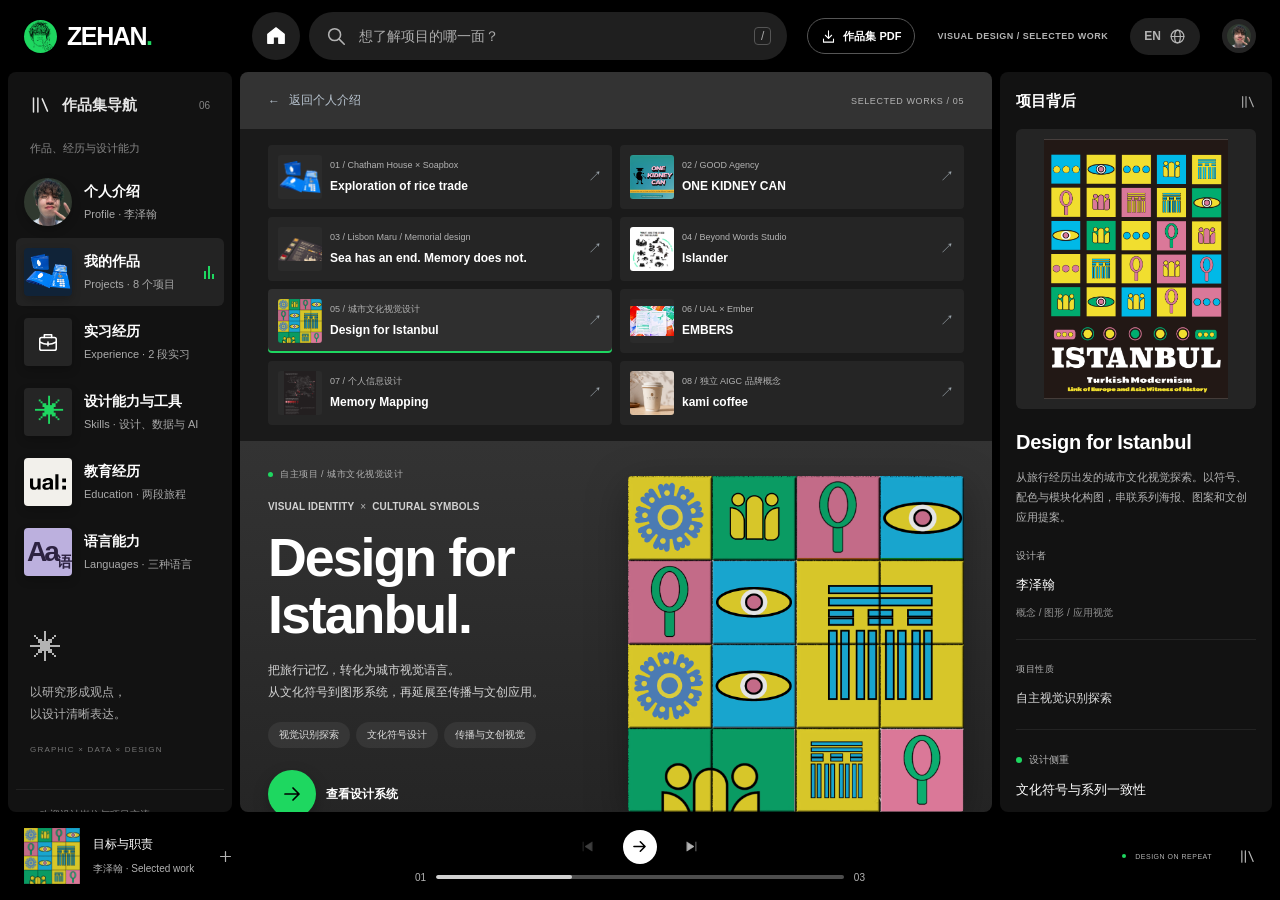
<file: istanbul.html>
<!doctype html>
<html lang="zh-CN">
<head>
  <meta charset="UTF-8"><meta name="viewport" content="width=device-width, initial-scale=1">
  <meta name="theme-color" content="#121212">
  <meta name="description" content="Design for Istanbul：李泽翰的城市文化视觉探索。从旅行经历中提炼建筑与装饰线索，建立文化符号、图形与配色系统，延展为系列海报、图案、帆布袋及钥匙扣应用提案。">
  <title>Design for Istanbul · 城市文化视觉设计 — 李泽翰</title>
  <link rel="icon" href="./favicon.svg" type="image/svg+xml">
  <link rel="stylesheet" href="./style.css"><link rel="stylesheet" href="./work.css">
  <link rel="stylesheet" href="./spotify.css?v=20261110-pdf">
</head>
<body class="work-page istanbul-project" data-project="istanbul">
<svg class="icon-defs" xmlns="http://www.w3.org/2000/svg" aria-hidden="true"><defs>
<symbol id="i-home" viewBox="0 0 24 24"><path d="m3 10 9-7 9 7v10H15v-7H9v7H3Z"/></symbol>
<symbol id="i-search" viewBox="0 0 24 24"><circle cx="10.5" cy="10.5" r="6.5"/><path d="m16 16 5 5"/></symbol>
<symbol id="i-arrow" viewBox="0 0 24 24"><path d="M5 12h14m-6-6 6 6-6 6"/></symbol>
<symbol id="i-library" viewBox="0 0 24 24"><path d="M4 4v16M9 4v16m5-15 6 14"/></symbol>
<symbol id="i-globe" viewBox="0 0 24 24"><circle cx="12" cy="12" r="9"/><ellipse cx="12" cy="12" rx="4" ry="9"/><path d="M3 12h18"/></symbol>
<symbol id="i-plus" viewBox="0 0 24 24"><path d="M12 5v14M5 12h14"/></symbol>
<symbol id="i-check" viewBox="0 0 24 24"><path d="m5 12 4 4L19 6"/></symbol>
<symbol id="i-download" viewBox="0 0 24 24"><path d="M12 3v12m-5-5 5 5 5-5M4 16v5h16v-5"/></symbol>
<symbol id="i-share" viewBox="0 0 24 24"><path d="M12 16V3m-5 5 5-5 5 5M4 12v9h16v-9"/></symbol>
<symbol id="i-prev" viewBox="0 0 24 24"><path d="M5 5v14m14-14L8 12l11 7Z"/></symbol>
<symbol id="i-next" viewBox="0 0 24 24"><path d="M19 5v14M5 5l11 7-11 7Z"/></symbol>
<symbol id="i-education" viewBox="0 0 24 24"><path d="m2 9 10-5 10 5-10 5Zm4 3v6q6 4 12 0v-6m4-3v8"/></symbol>
<symbol id="i-person" viewBox="0 0 24 24"><circle cx="12" cy="7" r="4"/><path d="M4 21v-2a8 8 0 0 1 16 0v2"/></symbol>
<symbol id="i-briefcase" viewBox="0 0 24 24"><rect x="3" y="7" width="18" height="14" rx="2"/><path d="M8 7V4h8v3M3 12q9 5 18 0M12 12v4"/></symbol>
</defs></svg>
<a class="skip-link" href="#main">跳至主要内容</a>
<header class="topbar">
  <a class="wordmark" href="./index.html#profile" aria-label="李泽翰，首页"><span class="brand-disc"><img src="./assets/li-zehan-line-logo.png" alt="" width="1254" height="1254"></span>ZEHAN<span class="brand-dot">.</span></a>
  <div class="top-center"><a class="icon-button home-button" href="./index.html#profile" aria-label="回到个人档案"><svg><use href="#i-home"/></svg></a>
  <div class="search-wrap"><svg><use href="#i-search"/></svg><input id="search" type="search" placeholder="搜索作品、能力或联系方式" aria-label="搜索个人档案" autocomplete="off"><kbd>/</kbd><div id="search-results" class="search-results" hidden></div></div></div>
  <div class="top-right"><a class="portfolio-pdf-top" href="./downloads/Li-Zehan-Design-Portfolio.pdf" download="Li-Zehan-Design-Portfolio.pdf" aria-label="下载作品集 PDF"><svg viewBox="0 0 24 24" aria-hidden="true"><path d="M12 3v12m-5-5 5 5 5-5M4 16v5h16v-5"/></svg><span data-en="Portfolio PDF">作品集 PDF</span></a><span class="edition">VISUAL DESIGN / SELECTED WORK</span><button id="language-toggle" class="language-toggle" aria-label="Switch to English">EN <svg><use href="#i-globe"/></svg></button><a class="mini-avatar" href="./index.html#profile" aria-label="个人档案"><img src="./assets/li-zehan-portrait.png" alt="李泽翰" width="1080" height="1208" decoding="async"></a></div>
</header>
<div class="workspace">
<aside class="sidebar" aria-label="网站导航">
  <div class="library-heading"><svg><use href="#i-library"/></svg><span data-en="Portfolio">作品集导航</span><span class="collection-count">06</span></div>
  <div class="sidebar-label" data-en="PORTFOLIO INDEX">作品、经历与设计能力</div>
  <nav class="collection-nav">
    <a href="./index.html#profile" class="collection-item" data-section="profile"><span class="nav-art nav-profile"><img src="./assets/li-zehan-portrait.png" alt="" width="1080" height="1208" decoding="async"></span><span><strong data-en="Profile">个人介绍</strong><small data-en="Profile · Li Zehan">Profile · 李泽翰</small></span></a>
    <a href="./work.html" class="collection-item active" aria-current="page"><span class="nav-art nav-work"><img src="./assets/virtual-water-overview.png" alt=""></span><span><strong data-en="Selected works">我的作品</strong><small data-en="Projects · 8 projects">Projects · 8 个项目</small></span><span class="equalizer" aria-hidden="true"><i></i><i></i><i></i></span></a>
    <a href="./index.html#experience" class="collection-item" data-section="experience"><span class="nav-art nav-experience"><svg aria-hidden="true"><use href="#i-briefcase"/></svg></span><span><strong data-en="Internships">实习经历</strong><small data-en="Experience · 2 roles">Experience · 2 段实习</small></span></a>
    <a href="./index.html#skills" class="collection-item" data-section="skills"><span class="nav-art nav-skills">✳</span><span><strong data-en="Capabilities &amp; tools">设计能力与工具</strong><small data-en="Skills · Design, data & AI">Skills · 设计、数据与 AI</small></span></a>
    <a href="./index.html#education" class="collection-item" data-section="education"><span class="nav-art nav-education nav-ual-official"><img src="./assets/ual-official.svg" alt="UAL"></span><span><strong data-en="Education">教育经历</strong><small data-en="Education · 2 chapters">Education · 两段旅程</small></span></a>
    <a href="./index.html#languages" class="collection-item" data-section="languages"><span class="nav-art nav-languages">Aa<span>语</span></span><span><strong data-en="Languages">语言能力</strong><small data-en="Languages · 3 languages">Languages · 三种语言</small></span></a>
  </nav>
  <div class="sidebar-note"><span class="small-asterisk">✳</span><p data-en="Research-led ideas. Clear visual communication.">以研究形成观点，<br>以设计清晰表达。</p><span>GRAPHIC × DATA × DESIGN</span></div>
  <div class="sidebar-bottom"><span class="live-dot"></span><span data-en="Open to design opportunities.">欢迎设计岗位与项目交流。</span></div>
</aside>
<main id="main" class="main-panel work-main" tabindex="-1">
  <header class="work-page-header"><a href="./index.html" class="back-link"><span>←</span><span data-en="Back to profile">返回个人介绍</span></a><span>SELECTED WORKS / 05</span></header>
<nav id="projects" class="project-switcher" aria-label="作品项目选择"><a href="./work.html"><img src="./assets/virtual-water-overview.png" alt="" width="48" height="48"><span><small>01 / Chatham House × Soapbox</small><strong>Exploration of rice trade</strong></span><span class="project-switch-arrow" aria-hidden="true">↗</span></a><a href="./good-agency.html"><img src="./assets/one-kidney-can-graduate-poster.png" alt="" width="48" height="48"><span><small>02 / GOOD Agency</small><strong>ONE KIDNEY CAN</strong></span><span class="project-switch-arrow" aria-hidden="true">↗</span></a><a href="./lisbon-maru.html"><img src="./assets/lisbon-maru-print-collection-transparent.png" alt="" width="48" height="48"><span><small>03 / Lisbon Maru / Memorial design</small><strong>Sea has an end. Memory does not.</strong></span><span class="project-switch-arrow" aria-hidden="true">↗</span></a><a href="./islander.html"><img src="./assets/islander-cover.png" alt="" width="48" height="48"><span><small>04 / Beyond Words Studio</small><strong>Islander</strong></span><span class="project-switch-arrow" aria-hidden="true">↗</span></a><a href="./istanbul.html" class="active" aria-current="page"><img src="./assets/istanbul-pattern-system.png" alt="" width="48" height="48"><span><small data-en="05 / Cultural visual design">05 / 城市文化视觉设计</small><strong>Design for Istanbul</strong></span><span class="project-switch-arrow" aria-hidden="true">↗</span></a><a href="./ember.html"><img src="./assets/ember-research-spread.png" alt="" width="48" height="48"><span><small data-en="06 / UAL × Ember">06 / UAL × Ember</small><strong>EMBERS</strong></span><span class="project-switch-arrow" aria-hidden="true">↗</span></a><a href="./memory.html"><img src="./assets/memory-geography-poster.png" alt="" width="48" height="48"><span><small data-en="07 / Personal information design">07 / 个人信息设计</small><strong>Memory Mapping</strong></span><span class="project-switch-arrow" aria-hidden="true">↗</span></a><a href="./kami-coffee.html"><img src="./assets/kami-coffee-cup.png" alt="" width="48" height="48"><span><small data-en="08 / Independent AIGC brand concept">08 / 独立 AIGC 品牌概念</small><strong>kami coffee</strong></span><span class="project-switch-arrow" aria-hidden="true">↗</span></a></nav>
  <section class="project-hero" aria-labelledby="project-title">
    <div class="project-heading"><span class="project-label"><i></i><span data-en="SELF-DIRECTED / CULTURAL VISUAL DESIGN">自主项目 / 城市文化视觉设计</span></span><div class="collaboration-partners"><span>VISUAL IDENTITY</span><i>×</i><span>CULTURAL SYMBOLS</span></div><h1 id="project-title">Design for<br>Istanbul<span>.</span></h1><p class="project-hero-zh" data-en="Turning travel memories into a visual language: cultural symbols, a graphic system and applications for Istanbul.">把旅行记忆，转化为城市视觉语言。<br>从文化符号到图形系统，再延展至传播与文创应用。</p><div class="project-tags"><span data-en="Visual identity exploration">视觉识别探索</span><span data-en="Cultural symbols">文化符号设计</span><span data-en="Campaign &amp; merchandise visuals">传播与文创视觉</span></div><a class="project-cta" href="#overview"><svg><use href="#i-arrow"/></svg><span data-en="Explore the design system">查看设计系统</span></a></div>
    <div class="project-hero-art"><img src="./assets/istanbul-pattern-system.png" alt="Design for Istanbul 的建筑与文化图形拼贴，使用蓝、黄、绿、粉配色" fetchpriority="high" decoding="async" width="1024" height="1024"></div><span class="hero-bottom-note">LI ZEHAN / CULTURE × SYMBOLS × VISUAL SYSTEM</span>
  </section>
  <nav class="project-chapter-nav" aria-label="项目章节"><a href="#overview" class="active" data-chapter="overview"><span>01</span><span data-en="Brief &amp; role">目标与职责</span></a><a href="#process" data-chapter="process"><span>02</span><span data-en="Design decisions">设计方法</span></a><a href="#outcomes" data-chapter="outcomes"><span>03</span><span data-en="Deliverables">交付成果</span></a></nav>
  <div class="project-body">
    <section id="overview" class="case-section" aria-labelledby="overview-title"><div class="section-heading"><div><span class="eyebrow">01 / THE DESIGN CHALLENGE</span><h2 id="overview-title" data-en="Make a city recognisable through a graphic language">用一套图形语言，建立城市的视觉记忆</h2></div></div>
    <div class="case-intro"><p class="case-lead" data-en="Inspired by my trip to Istanbul, I explored how architecture, decorative patterns and personal impressions could become a coherent visual identity for people who have never visited the city.">从一次伊斯坦布尔旅行出发，我将建筑、装饰纹样与个人城市印象转化为视觉线索，探索一套面向未曾到访者的文化传播设计。</p><p data-en="The design challenge was to move beyond isolated travel images. I developed repeatable symbols, a consistent palette and modular compositions, then applied them to posters, patterns and merchandise concepts so the same identity could work across different formats.">设计重点是让文化元素形成可识别、可组合、可延展的表达。我通过符号提炼、统一配色与模块化编排建立图形系统，再延展到海报、图案和文创应用，让同一套城市印象贯穿不同载体。</p></div>
    <dl class="project-specs"><div><dt data-en="PROJECT CONTEXT">项目性质</dt><dd data-en="Self-directed cultural visual design">自主设计探索 / 城市文化传播</dd></div><div><dt data-en="MY ROLE">我的职责</dt><dd data-en="Concept · Cultural symbols · Graphic system · Application design">概念策划 / 文化符号 / 图形系统 / 应用视觉</dd></div><div><dt data-en="AUDIENCE">目标受众</dt><dd data-en="People who have never visited Istanbul">未曾到访伊斯坦布尔的人群</dd></div><div><dt data-en="DESIGN OBJECTIVE">设计目标</dt><dd data-en="A recognisable, adaptable visual language">建立可识别、可延展的城市视觉语言</dd></div><div><dt data-en="DELIVERABLES">成果形式</dt><dd data-en="Poster series · Patterns · Tote &amp; keyring concepts">系列海报 / 图案 / 帆布袋与钥匙扣应用提案</dd></div><div><dt data-en="DESIGN FOCUS">能力侧重</dt><dd data-en="Visual identity · Graphic consistency · Cross-format adaptation">视觉识别 / 系列一致性 / 跨载体延展</dd></div></dl>
    <article class="contribution-card"><span class="eyebrow">DESIGN VALUE</span><h3 data-en="From a cultural idea to a reusable visual system">从文化概念，走向可复用的视觉资产</h3><p data-en="This project brings together visual identity thinking and campaign execution: distilling a concept into symbols, maintaining consistency across a series, and adapting the same assets for communication and everyday objects.">项目将视觉识别思维与传播应用结合：把城市印象提炼成图形元素，通过配色、轮廓与构图形成系列一致性，并在传播画面与日常物件之间延展同一套视觉语言。</p><ul><li data-en="Concept development">概念策划</li><li data-en="Symbol design">符号设计</li><li data-en="Visual consistency">视觉一致性</li><li data-en="Application adaptation">应用延展</li></ul></article></section>
    <section id="process" class="case-section" aria-labelledby="process-title"><div class="section-heading"><div><span class="eyebrow">02 / DESIGN DECISIONS</span><h2 id="process-title" data-en="Four decisions connect culture, graphics and application">四个设计决策，连接文化、图形与应用</h2></div></div>
<div class="process-track"><span>01</span><div><h3 data-en="Distil the city into visual cues">提炼城市线索</h3><p data-en="Architecture, ornament and details from my travel experience become simplified geometric elements. Clear outlines and rhythm keep the symbols distinct while allowing them to be recombined.">从旅行记忆中的建筑轮廓、装饰纹样与城市细节出发，以概括的几何形态组织视觉元素，强调可辨认的轮廓与节奏，为后续组合留下空间。</p></div><small>SYMBOLS</small></div>
<div class="process-track"><span>02</span><div><h3 data-en="Build a consistent graphic vocabulary">建立统一的视觉语法</h3><p data-en="Blue, yellow, green and pink connect the elements. Black outlines, square modules, repetition and symmetry create a consistent character across patterns and posters.">用蓝、黄、绿、粉的高对比配色连接不同元素；通过黑色轮廓、方形模块、重复与对称建立画面规则，让图案与海报在变化中保持同一套视觉性格。</p></div><small>SYSTEM</small></div>
<div class="process-track"><span>03</span><div><h3 data-en="Explore flat graphics and dimensional forms">拓展平面与立体表达</h3><p data-en="The posters explore a symbol matrix, architectural blocks and dimensional forms. Different densities and spatial relationships develop the theme, while shared typography and decorative elements connect the series.">系列海报分别呈现符号矩阵、建筑体块与立体构成，以不同的图形密度和空间关系展开同一主题；统一的标题与装饰元素维系系列识别。</p></div><small>SERIES</small></div>
<div class="process-track"><span>04</span><div><h3 data-en="Adapt the identity across formats">让视觉适应不同载体</h3><p data-en="Posters communicate the city theme; totes combine symbols and typography; keyrings isolate individual motifs. Combining or simplifying the same assets adapts the identity to different applications.">海报集中呈现城市主题，帆布袋通过横向组合和标题建立完整画面，钥匙扣则聚焦单个图形。通过组合与简化，让同一套视觉资产适配传播与文创场景。</p></div><small>APPLICATION</small></div>
</section><section id="outcomes" class="case-section" aria-labelledby="outcomes-title"><div class="section-heading"><div><span class="eyebrow">03 / VISUAL SYSTEM IN USE</span><h2 id="outcomes-title" data-en="A connected series, from posters to everyday objects">从系列海报，到日常物件的视觉延展</h2></div><span class="section-counter" data-en="8 visuals">8 幅展示</span></div><p class="gallery-description" data-en="Three original posters, a modular pattern and four merchandise application mockups. Artwork is displayed as PNG; the supplied tote and keyring images retain their transparent backgrounds. Select an image to enlarge it.">三幅系列海报、一幅模块化图案与四幅文创应用效果。点击图片，可放大查看。</p><div class="istanbul-poster-grid"><figure class="outcome-frame"><button class="gallery-image-button" data-image="./assets/istanbul-poster-01.png" aria-label="放大查看：符号矩阵海报"><img src="./assets/istanbul-poster-01.png" alt="符号矩阵海报" loading="lazy" decoding="async"><span class="zoom-affordance">↗</span></button><figcaption><span>01 / POSTER / SYMBOLS</span><span data-en="Symbol-matrix poster">符号矩阵海报</span></figcaption></figure>
<figure class="outcome-frame"><button class="gallery-image-button" data-image="./assets/istanbul-poster-02.png" aria-label="放大查看：建筑体块海报"><img src="./assets/istanbul-poster-02.png" alt="建筑体块海报" loading="lazy" decoding="async"><span class="zoom-affordance">↗</span></button><figcaption><span>02 / POSTER / ARCHITECTURE</span><span data-en="Architectural-form poster">建筑体块海报</span></figcaption></figure>
<figure class="outcome-frame"><button class="gallery-image-button" data-image="./assets/istanbul-poster-03.png" aria-label="放大查看：立体构成海报"><img src="./assets/istanbul-poster-03.png" alt="立体构成海报" loading="lazy" decoding="async"><span class="zoom-affordance">↗</span></button><figcaption><span>03 / POSTER / DIMENSION</span><span data-en="Dimensional-form poster">立体构成海报</span></figcaption></figure>
</div><div class="outcome-gallery istanbul-application-grid"><figure class="outcome-frame gallery-wide"><button class="gallery-image-button" data-image="./assets/istanbul-pattern-system.png" aria-label="放大查看：模块化文化图形与图案"><img src="./assets/istanbul-pattern-system.png" alt="模块化文化图形与图案" loading="lazy" decoding="async"><span class="zoom-affordance">↗</span></button><figcaption><span>04 / GRAPHIC / PATTERN</span><span data-en="Modular cultural graphics and pattern">模块化文化图形与图案</span></figcaption></figure>
<figure class="outcome-frame"><button class="gallery-image-button" data-image="./assets/istanbul-tote-symbols.png" aria-label="放大查看：符号组合帆布袋应用提案"><img src="./assets/istanbul-tote-symbols.png" alt="符号组合帆布袋应用提案" loading="lazy" decoding="async"><span class="zoom-affordance">↗</span></button><figcaption><span>05 / APPLICATION / TOTE</span><span data-en="Symbol-based tote application">符号组合帆布袋应用提案</span></figcaption></figure>
<figure class="outcome-frame"><button class="gallery-image-button" data-image="./assets/istanbul-tote-architecture.png" aria-label="放大查看：建筑构成帆布袋应用提案"><img src="./assets/istanbul-tote-architecture.png" alt="建筑构成帆布袋应用提案" loading="lazy" decoding="async"><span class="zoom-affordance">↗</span></button><figcaption><span>06 / APPLICATION / TOTE</span><span data-en="Architectural-form tote application">建筑构成帆布袋应用提案</span></figcaption></figure>
<figure class="outcome-frame keyring-frame"><button class="gallery-image-button" data-image="./assets/istanbul-keyring-symbol.png" aria-label="放大查看：文化图形钥匙扣应用提案"><img src="./assets/istanbul-keyring-symbol.png" alt="文化图形钥匙扣应用提案" loading="lazy" decoding="async"><span class="zoom-affordance">↗</span></button><figcaption><span>07 / APPLICATION / KEYRING</span><span data-en="Cultural-symbol keyring application">文化图形钥匙扣应用提案</span></figcaption></figure>
<figure class="outcome-frame keyring-frame"><button class="gallery-image-button" data-image="./assets/istanbul-keyring-architecture.png" aria-label="放大查看：建筑图形钥匙扣应用提案"><img src="./assets/istanbul-keyring-architecture.png" alt="建筑图形钥匙扣应用提案" loading="lazy" decoding="async"><span class="zoom-affordance">↗</span></button><figcaption><span>08 / APPLICATION / KEYRING</span><span data-en="Architectural-symbol keyring application">建筑图形钥匙扣应用提案</span></figcaption></figure>
</div></section><div class="project-end"><a class="text-link" href="./good-agency.html" data-en="Explore ONE KIDNEY CAN ↗">查看 ONE KIDNEY CAN 项目 ↗</a><a href="./index.html#contact" class="outline-button"><span data-en="Discuss design opportunities">交流设计机会</span><svg><use href="#i-arrow"/></svg></a></div>    <footer class="page-footer"><div class="footer-mark">ZEHAN<span>.</span></div><p data-en="From research and concepts to visual outcomes.">从研究与概念，到可见的设计成果。</p><span>© <span id="year">2026</span> LI ZEHAN<span class="footer-divider">/</span>SELECTED WORKS</span></footer>
  </div>
</main>
<aside class="about-panel project-aside" aria-labelledby="about-title"><div class="about-panel-heading"><h2 id="about-title" data-en="Behind the project">项目背后</h2><svg><use href="#i-library"/></svg></div><div class="about-cover"><img src="./assets/istanbul-poster-01.png" alt="Design for Istanbul 符号矩阵海报" decoding="async"></div><h3>Design for Istanbul</h3><p class="about-description" data-en="A self-directed cultural visual exploration inspired by my travels. Symbols, colour and modular composition connect posters, patterns and merchandise concepts.">从旅行经历出发的城市文化视觉探索。以符号、配色与模块化构图，串联系列海报、图案和文创应用提案。</p><div class="about-detail"><span data-en="DESIGNER">设计者</span><strong data-en="Li Zehan">李泽翰</strong><small data-en="Concept · Graphics · Application design">概念 / 图形 / 应用视觉</small></div><div class="partner-summary"><span data-en="PROJECT CONTEXT">项目性质</span><strong data-en="Self-directed visual identity exploration">自主视觉识别探索</strong></div><div class="current-chapter"><div><span class="live-dot"></span><span data-en="DESIGN FOCUS">设计侧重</span></div><strong data-en="Cultural symbols &amp; visual consistency">文化符号与系列一致性</strong><p data-en="Posters · Patterns · Merchandise concepts">海报 / 图案 / 文创应用提案</p></div><a class="download-button" href="#outcomes"><svg><use href="#i-arrow"/></svg><span data-en="View the series">查看系列作品</span><span>↗</span></a></aside></div><footer class="reading-bar" aria-label="项目浏览进度"><div class="now-reading"><div class="tiny-cover"><img src="./assets/istanbul-pattern-system.png" alt="" width="1800" height="1800" decoding="async"></div><div><strong id="reading-title">目标与职责</strong><small data-en="Li Zehan · Selected work">李泽翰 · Selected work</small></div><button id="footer-save" class="icon-button" aria-label="收藏项目" aria-pressed="false"><svg><use href="#i-plus"/></svg></button></div><div class="reading-controls"><div class="control-buttons"><button id="previous-section" class="icon-button" aria-label="上一节"><svg><use href="#i-prev"/></svg></button><button id="next-section" class="next-button" aria-label="浏览下一节"><svg><use href="#i-arrow"/></svg></button><button id="last-section" class="icon-button" aria-label="跳至成果展示"><svg><use href="#i-next"/></svg></button></div><div class="reading-progress"><span id="section-number">01</span><div class="progress-track"><div id="progress-fill"></div></div><span>03</span></div></div><div class="bar-caption"><span class="live-dot"></span><span data-en="DESIGN ON REPEAT">DESIGN ON REPEAT</span><svg><use href="#i-library"/></svg></div></footer>
<nav class="mobile-nav" aria-label="移动端导航"><a href="./index.html"><svg><use href="#i-person"/></svg><span data-en="Profile">个人</span></a><a href="./work.html" class="active" aria-current="page"><svg><use href="#i-library"/></svg><span data-en="Work">作品</span></a><a href="./index.html#experience"><svg><use href="#i-briefcase"/></svg><span data-en="Internships">实习</span></a><a href="./index.html#education"><svg><use href="#i-education"/></svg><span data-en="Education">教育</span></a><a href="./index.html#languages"><svg><use href="#i-globe"/></svg><span data-en="Languages">语言</span></a></nav><div id="toast" class="toast" role="status" aria-live="polite"></div><dialog id="image-dialog"><button class="dialog-close" id="close-image" aria-label="关闭图片">×</button><img id="lightbox-image" alt=""><p id="lightbox-caption"></p></dialog><script src="./work.js"></script></body></html>
</file>
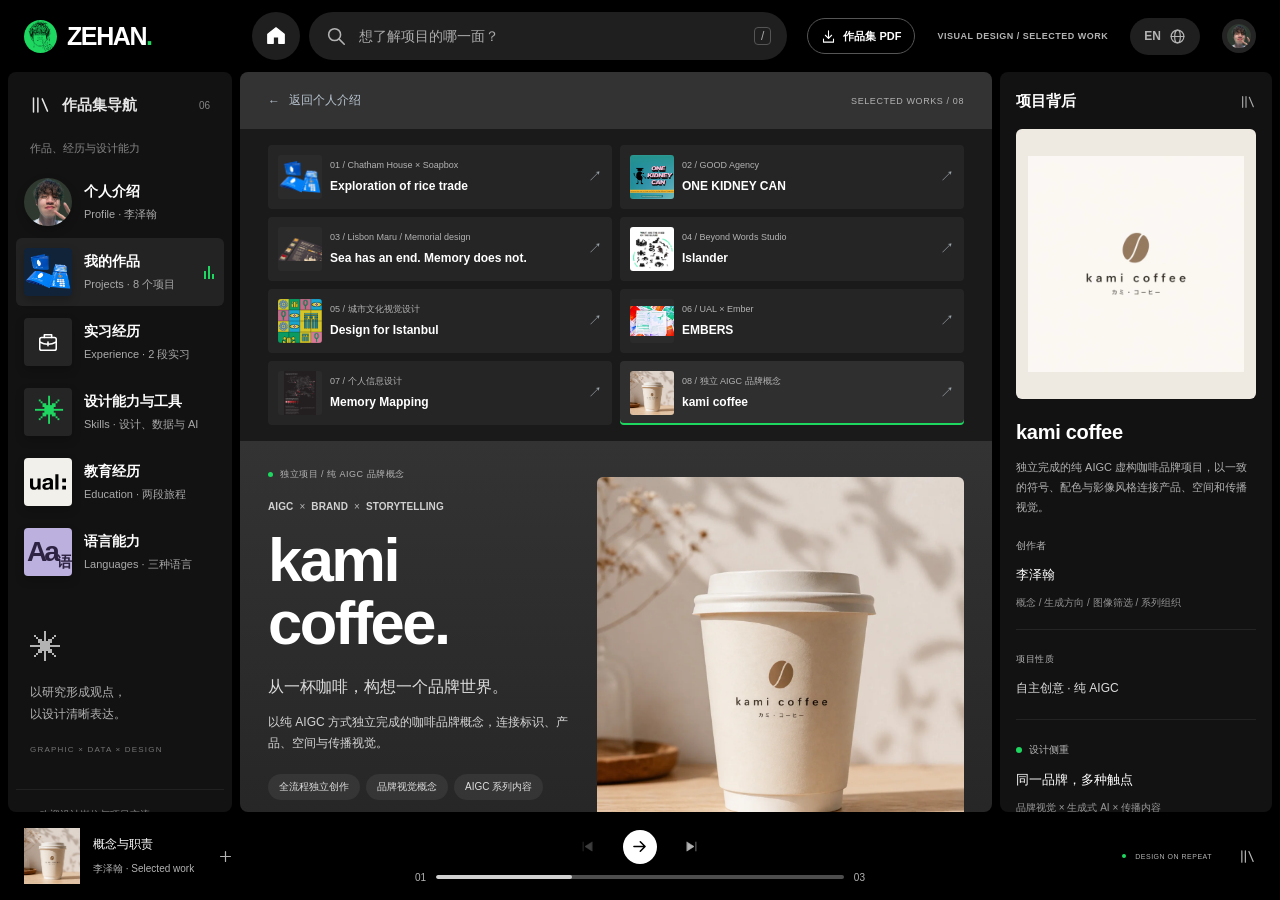
<file: kami-coffee.html>
<!doctype html>
<html lang="zh-CN">
<head>
  <meta charset="UTF-8"><meta name="viewport" content="width=device-width, initial-scale=1">
  <meta name="theme-color" content="#121212">
  <meta name="description" content="kami coffee：李泽翰独立完成的纯 AIGC 虚构咖啡品牌概念项目，以统一的标识、色彩与影像风格，串联杯具、包装、周边、门店及传播海报。">
  <title>kami coffee · 纯 AIGC 品牌概念 — 李泽翰</title>
  <link rel="icon" href="./favicon.svg" type="image/svg+xml">
  <link rel="stylesheet" href="./style.css"><link rel="stylesheet" href="./work.css">
  <link rel="stylesheet" href="./spotify.css?v=20261110-pdf">
</head>
<body class="work-page coffee-project" data-project="kami-coffee">
<svg class="icon-defs" xmlns="http://www.w3.org/2000/svg" aria-hidden="true"><defs>
<symbol id="i-home" viewBox="0 0 24 24"><path d="m3 10 9-7 9 7v10H15v-7H9v7H3Z"/></symbol>
<symbol id="i-search" viewBox="0 0 24 24"><circle cx="10.5" cy="10.5" r="6.5"/><path d="m16 16 5 5"/></symbol>
<symbol id="i-arrow" viewBox="0 0 24 24"><path d="M5 12h14m-6-6 6 6-6 6"/></symbol>
<symbol id="i-library" viewBox="0 0 24 24"><path d="M4 4v16M9 4v16m5-15 6 14"/></symbol>
<symbol id="i-globe" viewBox="0 0 24 24"><circle cx="12" cy="12" r="9"/><ellipse cx="12" cy="12" rx="4" ry="9"/><path d="M3 12h18"/></symbol>
<symbol id="i-plus" viewBox="0 0 24 24"><path d="M12 5v14M5 12h14"/></symbol>
<symbol id="i-check" viewBox="0 0 24 24"><path d="m5 12 4 4L19 6"/></symbol>
<symbol id="i-download" viewBox="0 0 24 24"><path d="M12 3v12m-5-5 5 5 5-5M4 16v5h16v-5"/></symbol>
<symbol id="i-share" viewBox="0 0 24 24"><path d="M12 16V3m-5 5 5-5 5 5M4 12v9h16v-9"/></symbol>
<symbol id="i-prev" viewBox="0 0 24 24"><path d="M5 5v14m14-14L8 12l11 7Z"/></symbol>
<symbol id="i-next" viewBox="0 0 24 24"><path d="M19 5v14M5 5l11 7-11 7Z"/></symbol>
<symbol id="i-education" viewBox="0 0 24 24"><path d="m2 9 10-5 10 5-10 5Zm4 3v6q6 4 12 0v-6m4-3v8"/></symbol>
<symbol id="i-person" viewBox="0 0 24 24"><circle cx="12" cy="7" r="4"/><path d="M4 21v-2a8 8 0 0 1 16 0v2"/></symbol>
<symbol id="i-briefcase" viewBox="0 0 24 24"><rect x="3" y="7" width="18" height="14" rx="2"/><path d="M8 7V4h8v3M3 12q9 5 18 0M12 12v4"/></symbol>
</defs></svg>
<a class="skip-link" href="#main">跳至主要内容</a>
<header class="topbar">
  <a class="wordmark" href="./index.html#profile" aria-label="李泽翰，首页"><span class="brand-disc"><img src="./assets/li-zehan-line-logo.png" alt="" width="1254" height="1254"></span>ZEHAN<span class="brand-dot">.</span></a>
  <div class="top-center"><a class="icon-button home-button" href="./index.html#profile" aria-label="回到个人档案"><svg><use href="#i-home"/></svg></a>
  <div class="search-wrap"><svg><use href="#i-search"/></svg><input id="search" type="search" placeholder="搜索作品、能力或联系方式" aria-label="搜索个人档案" autocomplete="off"><kbd>/</kbd><div id="search-results" class="search-results" hidden></div></div></div>
  <div class="top-right"><a class="portfolio-pdf-top" href="./downloads/Li-Zehan-Design-Portfolio.pdf" download="Li-Zehan-Design-Portfolio.pdf" aria-label="下载作品集 PDF"><svg viewBox="0 0 24 24" aria-hidden="true"><path d="M12 3v12m-5-5 5 5 5-5M4 16v5h16v-5"/></svg><span data-en="Portfolio PDF">作品集 PDF</span></a><span class="edition">VISUAL DESIGN / SELECTED WORK</span><button id="language-toggle" class="language-toggle" aria-label="Switch to English">EN <svg><use href="#i-globe"/></svg></button><a class="mini-avatar" href="./index.html#profile" aria-label="个人档案"><img src="./assets/li-zehan-portrait.png" alt="李泽翰" width="1080" height="1208" decoding="async"></a></div>
</header>
<div class="workspace">
<aside class="sidebar" aria-label="网站导航">
  <div class="library-heading"><svg><use href="#i-library"/></svg><span data-en="Portfolio">作品集导航</span><span class="collection-count">06</span></div>
  <div class="sidebar-label" data-en="PORTFOLIO INDEX">作品、经历与设计能力</div>
  <nav class="collection-nav">
    <a href="./index.html#profile" class="collection-item" data-section="profile"><span class="nav-art nav-profile"><img src="./assets/li-zehan-portrait.png" alt="" width="1080" height="1208" decoding="async"></span><span><strong data-en="Profile">个人介绍</strong><small data-en="Profile · Li Zehan">Profile · 李泽翰</small></span></a>
    <a href="./work.html" class="collection-item active" aria-current="page"><span class="nav-art nav-work"><img src="./assets/virtual-water-overview.png" alt=""></span><span><strong data-en="Selected works">我的作品</strong><small data-en="Projects · 8 projects">Projects · 8 个项目</small></span><span class="equalizer" aria-hidden="true"><i></i><i></i><i></i></span></a>
    <a href="./index.html#experience" class="collection-item" data-section="experience"><span class="nav-art nav-experience"><svg aria-hidden="true"><use href="#i-briefcase"/></svg></span><span><strong data-en="Internships">实习经历</strong><small data-en="Experience · 2 roles">Experience · 2 段实习</small></span></a>
    <a href="./index.html#skills" class="collection-item" data-section="skills"><span class="nav-art nav-skills">✳</span><span><strong data-en="Capabilities &amp; tools">设计能力与工具</strong><small data-en="Skills · Design, data & AI">Skills · 设计、数据与 AI</small></span></a>
    <a href="./index.html#education" class="collection-item" data-section="education"><span class="nav-art nav-education nav-ual-official"><img src="./assets/ual-official.svg" alt="UAL"></span><span><strong data-en="Education">教育经历</strong><small data-en="Education · 2 chapters">Education · 两段旅程</small></span></a>
    <a href="./index.html#languages" class="collection-item" data-section="languages"><span class="nav-art nav-languages">Aa<span>语</span></span><span><strong data-en="Languages">语言能力</strong><small data-en="Languages · 3 languages">Languages · 三种语言</small></span></a>
  </nav>
  <div class="sidebar-note"><span class="small-asterisk">✳</span><p data-en="Research-led ideas. Clear visual communication.">以研究形成观点，<br>以设计清晰表达。</p><span>GRAPHIC × DATA × DESIGN</span></div>
  <div class="sidebar-bottom"><span class="live-dot"></span><span data-en="Open to design opportunities.">欢迎设计岗位与项目交流。</span></div>
</aside>
<main id="main" class="main-panel work-main" tabindex="-1">
  <header class="work-page-header"><a href="./index.html" class="back-link"><span>←</span><span data-en="Back to profile">返回个人介绍</span></a><span>SELECTED WORKS / 08</span></header>
<nav id="projects" class="project-switcher" aria-label="作品项目选择"><a href="./work.html"><img src="./assets/virtual-water-overview.png" alt="" width="48" height="48"><span><small>01 / Chatham House × Soapbox</small><strong>Exploration of rice trade</strong></span><span class="project-switch-arrow" aria-hidden="true">↗</span></a><a href="./good-agency.html"><img src="./assets/one-kidney-can-graduate-poster.png" alt="" width="48" height="48"><span><small>02 / GOOD Agency</small><strong>ONE KIDNEY CAN</strong></span><span class="project-switch-arrow" aria-hidden="true">↗</span></a><a href="./lisbon-maru.html"><img src="./assets/lisbon-maru-print-collection-transparent.png" alt="" width="48" height="48"><span><small>03 / Lisbon Maru / Memorial design</small><strong>Sea has an end. Memory does not.</strong></span><span class="project-switch-arrow" aria-hidden="true">↗</span></a><a href="./islander.html"><img src="./assets/islander-cover.png" alt="" width="48" height="48"><span><small>04 / Beyond Words Studio</small><strong>Islander</strong></span><span class="project-switch-arrow" aria-hidden="true">↗</span></a><a href="./istanbul.html"><img src="./assets/istanbul-pattern-system.png" alt="" width="48" height="48"><span><small data-en="05 / Cultural visual design">05 / 城市文化视觉设计</small><strong>Design for Istanbul</strong></span><span class="project-switch-arrow" aria-hidden="true">↗</span></a><a href="./ember.html"><img src="./assets/ember-research-spread.png" alt="" width="48" height="48"><span><small data-en="06 / UAL × Ember">06 / UAL × Ember</small><strong>EMBERS</strong></span><span class="project-switch-arrow" aria-hidden="true">↗</span></a><a href="./memory.html"><img src="./assets/memory-geography-poster.png" alt="" width="48" height="48"><span><small data-en="07 / Personal information design">07 / 个人信息设计</small><strong>Memory Mapping</strong></span><span class="project-switch-arrow" aria-hidden="true">↗</span></a><a href="./kami-coffee.html" class="active" aria-current="page"><img src="./assets/kami-coffee-cup.png" alt="" width="48" height="48"><span><small data-en="08 / Independent AIGC brand concept">08 / 独立 AIGC 品牌概念</small><strong>kami coffee</strong></span><span class="project-switch-arrow" aria-hidden="true">↗</span></a></nav>
  <section class="project-hero" aria-labelledby="project-title"><div class="project-heading"><span class="project-label"><i></i><span data-en="INDEPENDENT PROJECT / FULLY AI-GENERATED BRAND CONCEPT">独立项目 / 纯 AIGC 品牌概念</span></span><div class="collaboration-partners"><span>AIGC</span><i>×</i><span>BRAND</span><i>×</i><span>STORYTELLING</span></div><h1 id="project-title">kami<br>coffee<span>.</span></h1><p class="coffee-subtitle" data-en="From a cup of coffee to an imagined brand world.">从一杯咖啡，构想一个品牌世界。</p><p class="project-hero-zh" data-en="An independently created, fully AI-generated coffee-brand concept connecting identity, products, spaces and campaign visuals.">以纯 AIGC 方式独立完成的咖啡品牌概念，连接标识、产品、空间与传播视觉。</p><div class="project-tags"><span data-en="Independent creation">全流程独立创作</span><span data-en="Brand visual concept">品牌视觉概念</span><span data-en="AIGC visual series">AIGC 系列内容</span></div><a class="project-cta" href="#outcomes"><svg><use href="#i-arrow"/></svg><span data-en="Explore the visual series">查看品牌视觉</span></a></div><div class="project-hero-art coffee-hero-art"><img src="./assets/kami-coffee-cup.png" alt="kami coffee AI 生成咖啡杯品牌概念" width="1080" height="1080" fetchpriority="high" decoding="async"><span class="coffee-art-label">AI-GENERATED / CONCEPT ONLY</span></div><span class="hero-bottom-note">LI ZEHAN / AIGC × VISUAL IDENTITY × CAMPAIGN</span></section>
  <nav class="project-chapter-nav" aria-label="项目章节"><a href="#overview" class="active" data-chapter="overview"><span>01</span><span data-en="Concept &amp; role">概念与职责</span></a><a href="#process" data-chapter="process"><span>02</span><span data-en="Creation &amp; visual strategy">创作与视觉策略</span></a><a href="#outcomes" data-chapter="outcomes"><span>03</span><span data-en="Visual series">系列视觉</span></a></nav><div class="project-body"><section id="overview" class="case-section" aria-labelledby="overview-title"><div class="section-heading"><div><span class="eyebrow">01 / AN IMAGINED COFFEE BRAND</span><h2 id="overview-title" data-en="Give an imagined brand a consistent visual language">让虚构品牌拥有一致的视觉语言</h2></div></div><div class="case-intro"><p class="case-lead" data-en="kami coffee is my independently created, fully AI-generated coffee-brand concept. Starting with everyday coffee rituals, I imagined a warm, restrained identity, connecting the series through a coffee-bean mark, cream and coffee-brown tones, soft daylight and material detail.">kami coffee 是我独立完成的纯 AIGC 咖啡品牌概念项目。我以日常咖啡场景为切入点，构想一个温暖、简洁的品牌形象，将咖啡豆标识、米白与咖啡棕色调、柔和日光和材质细节贯穿系列画面。</p><p data-en="The work extends from a coffee cup and identity to a brand board, product posters, a tote and storefront concepts, exploring how AIGC can maintain recognition and narrative continuity across different touchpoints.">作品从咖啡杯与标识延伸到品牌视觉板、商品海报、帆布袋和门店概念，探索 AIGC 如何在不同触点中维持品牌识别与内容连贯性。</p></div><div class="coffee-concept-note"><strong data-en="FULLY AI-GENERATED · FICTIONAL BRAND CONCEPT">纯 AIGC · 虚构品牌概念</strong><p data-en="All visuals shown in this project are AI-generated. The brand, stores, products and opening announcements are fictional creative concepts.">本项目所有展示画面均为 AI 生成。品牌、门店、产品与开业信息属于创意设定。</p></div><dl class="project-specs"><div><dt data-en="PROJECT CONTEXT">项目性质</dt><dd data-en="Self-directed / Fictional coffee brand">自主创意 / 虚构咖啡品牌</dd></div><div><dt data-en="MY ROLE">我的职责</dt><dd data-en="Independent creation: concept, generation direction, selection and series organisation">全流程独立创作：概念、生成指令、筛选与系列内容组织</dd></div><div><dt data-en="PRODUCTION">制作方式</dt><dd data-en="Fully AI-generated visual production">纯 AIGC 视觉生成</dd></div><div><dt data-en="VISUAL DIRECTION">视觉方向</dt><dd data-en="Coffee-bean symbol / Warm tones / Soft daylight / Material detail">咖啡豆符号 / 暖色调 / 柔和日光 / 材质细节</dd></div><div><dt data-en="DELIVERABLES">成果形式</dt><dd data-en="Identity, application concepts, storefronts and campaign visuals: 9 images">标识、应用概念、门店与传播视觉，共 9 张</dd></div><div><dt data-en="PUBLICATION">公开发布</dt><dd data-en="Personal creative post on Xiaohongshu">小红书个人创作笔记</dd></div></dl><article class="contribution-card"><span class="eyebrow">MY CONTRIBUTION / ZEHAN LI</span><h3 data-en="Independently direct the concept and visual series">独立组织概念、生成与视觉表达</h3><p data-en="I independently created the project, translating the brand concept into generation direction, selecting images and organising the series. The focus is on shared symbols, colour and image tone, carrying one brand idea across multiple communication contexts.">我独立完成整个项目，将品牌设定转化为生成方向，进行图像筛选与系列内容组织。项目重点是让不同画面共享可识别的符号、色彩与影像语气，并将同一品牌设想延展到多个传播场景。</p><ul><li data-en="Brand concept">品牌概念</li><li data-en="Generation direction &amp; selection">生成方向与筛选</li><li data-en="Visual consistency">视觉一致性</li><li data-en="Cross-touchpoint storytelling">多触点叙事</li></ul></article></section><section id="process" class="case-section" aria-labelledby="process-title"><div class="section-heading"><div><span class="eyebrow">02 / CREATION & VISUAL STRATEGY</span><h2 id="process-title" data-en="Connect brand touchpoints through shared visual cues">以统一视觉线索，连接不同品牌触点</h2></div></div><div class="process-track"><span>01</span><div><h3 data-en="Define the brand character">设定品牌气质</h3><p data-en="Everyday coffee settings inform a warm, quiet visual direction. A coffee-bean symbol and generous space form the main recognition cues.">从日常咖啡场景建立温暖、安静的视觉方向，以咖啡豆符号和留白构成品牌的主要识别线索。</p></div><small>CONCEPT</small></div><div class="process-track"><span>02</span><div><h3 data-en="Direct visual generation">组织生成方向</h3><p data-en="Generation direction centres on the brand symbol, cream and coffee-brown tones, soft daylight, paper and fabric textures, connecting product and environmental imagery.">围绕品牌符号、暖米白与咖啡棕配色、柔和日光及纸张与织物质感组织生成方向，连接产品与环境画面。</p></div><small>AIGC DIRECTION</small></div><div class="process-track"><span>03</span><div><h3 data-en="Select a coherent series">筛选系列画面</h3><p data-en="Images are selected around identity presentation, image tone and application context, organising varied formats into a coherent brand narrative.">以标识呈现、画面气质和应用场景为线索筛选图像，将不同类型的画面整理成可连续阅读的品牌内容。</p></div><small>CURATION</small></div><div class="process-track"><span>04</span><div><h3 data-en="Extend the communication contexts">延展传播场景</h3><p data-en="The concept extends across cups, merchandise and storefronts to product and opening posters, showing applications for brand introduction, product storytelling and social content.">从咖啡杯、周边与门店概念，延展到商品及开业海报，展示同一视觉语言在品牌介绍、产品表达和社媒传播中的应用设想。</p></div><small>APPLICATIONS</small></div></section><section id="outcomes" class="case-section" aria-labelledby="outcomes-title"><div class="section-heading"><div><span class="eyebrow">03 / THE KAMI COFFEE WORLD</span><h2 id="outcomes-title" data-en="Nine concept visuals, from identity to communication">从识别到传播的九张概念视觉</h2></div><span class="section-counter" data-en="9 visuals · Fully AI-generated">9 张 · 纯 AIGC</span></div><p class="gallery-description" data-en="The nine published artworks are presented without visual alteration. Select an image to enlarge it. All are AI-generated concept visuals for a fictional brand.">原样呈现已发布的九张作品。点击图片可放大查看；全部为虚构品牌的 AI 生成概念视觉。</p><h3 class="coffee-gallery-heading" data-en="Identity &amp; applications">品牌识别与应用</h3><div class="outcome-gallery coffee-gallery"><figure class="outcome-frame"><button class="gallery-image-button" data-image="./assets/kami-coffee-cup.png" aria-label="放大查看：咖啡杯品牌概念"><img src="./assets/kami-coffee-cup.png" alt="咖啡杯品牌概念" width="1080" height="1080" loading="lazy" decoding="async"><span class="zoom-affordance">↗</span></button><figcaption><span>01 / CUP</span><span data-en="Coffee-cup brand concept">咖啡杯品牌概念</span></figcaption></figure><figure class="outcome-frame"><button class="gallery-image-button" data-image="./assets/kami-coffee-identity.png" aria-label="放大查看：咖啡豆标识与字标概念"><img src="./assets/kami-coffee-identity.png" alt="咖啡豆标识与字标概念" width="1080" height="1080" loading="lazy" decoding="async"><span class="zoom-affordance">↗</span></button><figcaption><span>02 / IDENTITY</span><span data-en="Coffee-bean mark and wordmark concept">咖啡豆标识与字标概念</span></figcaption></figure><figure class="outcome-frame gallery-wide"><button class="gallery-image-button" data-image="./assets/kami-coffee-visual-system.png" aria-label="放大查看：品牌视觉与应用总览"><img src="./assets/kami-coffee-visual-system.png" alt="品牌视觉与应用总览" width="1536" height="1024" loading="lazy" decoding="async"><span class="zoom-affordance">↗</span></button><figcaption><span>03 / VISUAL SYSTEM</span><span data-en="Brand visuals and application overview">品牌视觉与应用总览</span></figcaption></figure><figure class="outcome-frame gallery-wide"><button class="gallery-image-button" data-image="./assets/kami-coffee-store-concept.png" aria-label="放大查看：门店外观与导视概念"><img src="./assets/kami-coffee-store-concept.png" alt="门店外观与导视概念" width="1536" height="1024" loading="lazy" decoding="async"><span class="zoom-affordance">↗</span></button><figcaption><span>04 / STOREFRONT</span><span data-en="Storefront and signage concepts">门店外观与导视概念</span></figcaption></figure></div><h3 class="coffee-gallery-heading" data-en="Product &amp; brand communication">产品与品牌传播</h3><div class="outcome-gallery coffee-gallery"><figure class="outcome-frame"><button class="gallery-image-button" data-image="./assets/kami-coffee-brand-poster.png" aria-label="放大查看：品牌介绍海报"><img src="./assets/kami-coffee-brand-poster.png" alt="品牌介绍海报" width="1054" height="1492" loading="lazy" decoding="async"><span class="zoom-affordance">↗</span></button><figcaption><span>05 / BRAND STORY</span><span data-en="Brand introduction poster">品牌介绍海报</span></figcaption></figure><figure class="outcome-frame"><button class="gallery-image-button" data-image="./assets/kami-coffee-matcha-poster.png" aria-label="放大查看：抹茶拿铁商品海报概念"><img src="./assets/kami-coffee-matcha-poster.png" alt="抹茶拿铁商品海报概念" width="1024" height="1536" loading="lazy" decoding="async"><span class="zoom-affordance">↗</span></button><figcaption><span>06 / MATCHA</span><span data-en="Matcha-latte product poster concept">抹茶拿铁商品海报概念</span></figcaption></figure><figure class="outcome-frame"><button class="gallery-image-button" data-image="./assets/kami-coffee-cappuccino-poster.png" aria-label="放大查看：卡布奇诺商品海报概念"><img src="./assets/kami-coffee-cappuccino-poster.png" alt="卡布奇诺商品海报概念" width="1054" height="1492" loading="lazy" decoding="async"><span class="zoom-affordance">↗</span></button><figcaption><span>07 / CAPPUCCINO</span><span data-en="Cappuccino product poster concept">卡布奇诺商品海报概念</span></figcaption></figure><figure class="outcome-frame"><button class="gallery-image-button" data-image="./assets/kami-coffee-opening-poster.png" aria-label="放大查看：虚构开业传播海报"><img src="./assets/kami-coffee-opening-poster.png" alt="虚构开业传播海报" width="1080" height="1440" loading="lazy" decoding="async"><span class="zoom-affordance">↗</span></button><figcaption><span>08 / OPENING STORY</span><span data-en="Fictional opening-announcement poster">虚构开业传播海报</span></figcaption></figure></div><h3 class="coffee-gallery-heading" data-en="Merchandise extension">周边延展</h3><div class="outcome-gallery coffee-gallery"><figure class="outcome-frame"><button class="gallery-image-button" data-image="./assets/kami-coffee-tote.png" aria-label="放大查看：帆布袋品牌应用概念"><img src="./assets/kami-coffee-tote.png" alt="帆布袋品牌应用概念" width="1080" height="1080" loading="lazy" decoding="async"><span class="zoom-affordance">↗</span></button><figcaption><span>09 / MERCHANDISE</span><span data-en="Tote-bag brand application concept">帆布袋品牌应用概念</span></figcaption></figure></div><a class="coffee-source-link" href="https://xhslink.cn/o/6rNJCeSwUvT" target="_blank" rel="noopener noreferrer"><span data-en="View the original Xiaohongshu post">查看小红书原始发布笔记</span><span aria-hidden="true">↗</span></a></section><div class="project-end"><a class="text-link" href="./istanbul.html" data-en="Explore Design for Istanbul ↗">查看 Design for Istanbul 项目 ↗</a><a href="./index.html#contact" class="outline-button"><span data-en="Discuss design opportunities">交流设计机会</span><svg><use href="#i-arrow"/></svg></a></div><footer class="page-footer"><div class="footer-mark">ZEHAN<span>.</span></div><p data-en="From research and concepts to visual outcomes.">从研究与概念，到可见的设计成果。</p><span>© <span id="year">2026</span> LI ZEHAN<span class="footer-divider">/</span>SELECTED WORKS</span></footer></div></main><aside class="about-panel project-aside" aria-labelledby="about-title"><div class="about-panel-heading"><h2 id="about-title" data-en="Behind the project">项目背后</h2><svg><use href="#i-library"/></svg></div><div class="about-cover"><img src="./assets/kami-coffee-identity.png" alt="kami coffee AI 生成品牌标识概念" decoding="async"></div><h3>kami coffee</h3><p class="about-description" data-en="An independently created, fully AI-generated fictional coffee brand, connecting products, spaces and campaign visuals through consistent symbols, colour and image style.">独立完成的纯 AIGC 虚构咖啡品牌项目，以一致的符号、配色与影像风格连接产品、空间和传播视觉。</p><div class="about-detail"><span data-en="CREATOR">创作者</span><strong data-en="Li Zehan">李泽翰</strong><small data-en="Concept / Generation direction / Selection / Series organisation">概念 / 生成方向 / 图像筛选 / 系列组织</small></div><div class="partner-summary"><span data-en="PROJECT CONTEXT">项目性质</span><strong data-en="Self-directed · Fully AI-generated">自主创意 · 纯 AIGC</strong></div><div class="current-chapter"><div><span class="live-dot"></span><span data-en="DESIGN FOCUS">设计侧重</span></div><strong data-en="One brand, multiple touchpoints">同一品牌，多种触点</strong><p data-en="Brand visuals × Generative AI × Communication">品牌视觉 × 生成式 AI × 传播内容</p></div><a class="download-button" href="#outcomes"><svg><use href="#i-arrow"/></svg><span data-en="View the visual series">查看系列视觉</span><span>↗</span></a></aside></div><footer class="reading-bar" aria-label="项目浏览进度"><div class="now-reading"><div class="tiny-cover"><img src="./assets/kami-coffee-cup.png" alt="" width="1800" height="1800" decoding="async"></div><div><strong id="reading-title">目标与职责</strong><small data-en="Li Zehan · Selected work">李泽翰 · Selected work</small></div><button id="footer-save" class="icon-button" aria-label="收藏项目" aria-pressed="false"><svg><use href="#i-plus"/></svg></button></div><div class="reading-controls"><div class="control-buttons"><button id="previous-section" class="icon-button" aria-label="上一节"><svg><use href="#i-prev"/></svg></button><button id="next-section" class="next-button" aria-label="浏览下一节"><svg><use href="#i-arrow"/></svg></button><button id="last-section" class="icon-button" aria-label="跳至成果展示"><svg><use href="#i-next"/></svg></button></div><div class="reading-progress"><span id="section-number">01</span><div class="progress-track"><div id="progress-fill"></div></div><span>03</span></div></div><div class="bar-caption"><span class="live-dot"></span><span data-en="DESIGN ON REPEAT">DESIGN ON REPEAT</span><svg><use href="#i-library"/></svg></div></footer>
<nav class="mobile-nav" aria-label="移动端导航"><a href="./index.html"><svg><use href="#i-person"/></svg><span data-en="Profile">个人</span></a><a href="./work.html" class="active" aria-current="page"><svg><use href="#i-library"/></svg><span data-en="Work">作品</span></a><a href="./index.html#experience"><svg><use href="#i-briefcase"/></svg><span data-en="Internships">实习</span></a><a href="./index.html#education"><svg><use href="#i-education"/></svg><span data-en="Education">教育</span></a><a href="./index.html#languages"><svg><use href="#i-globe"/></svg><span data-en="Languages">语言</span></a></nav><div id="toast" class="toast" role="status" aria-live="polite"></div><dialog id="image-dialog"><button class="dialog-close" id="close-image" aria-label="关闭图片">×</button><img id="lightbox-image" alt=""><p id="lightbox-caption"></p></dialog><script src="./work.js"></script></body></html>
</file>
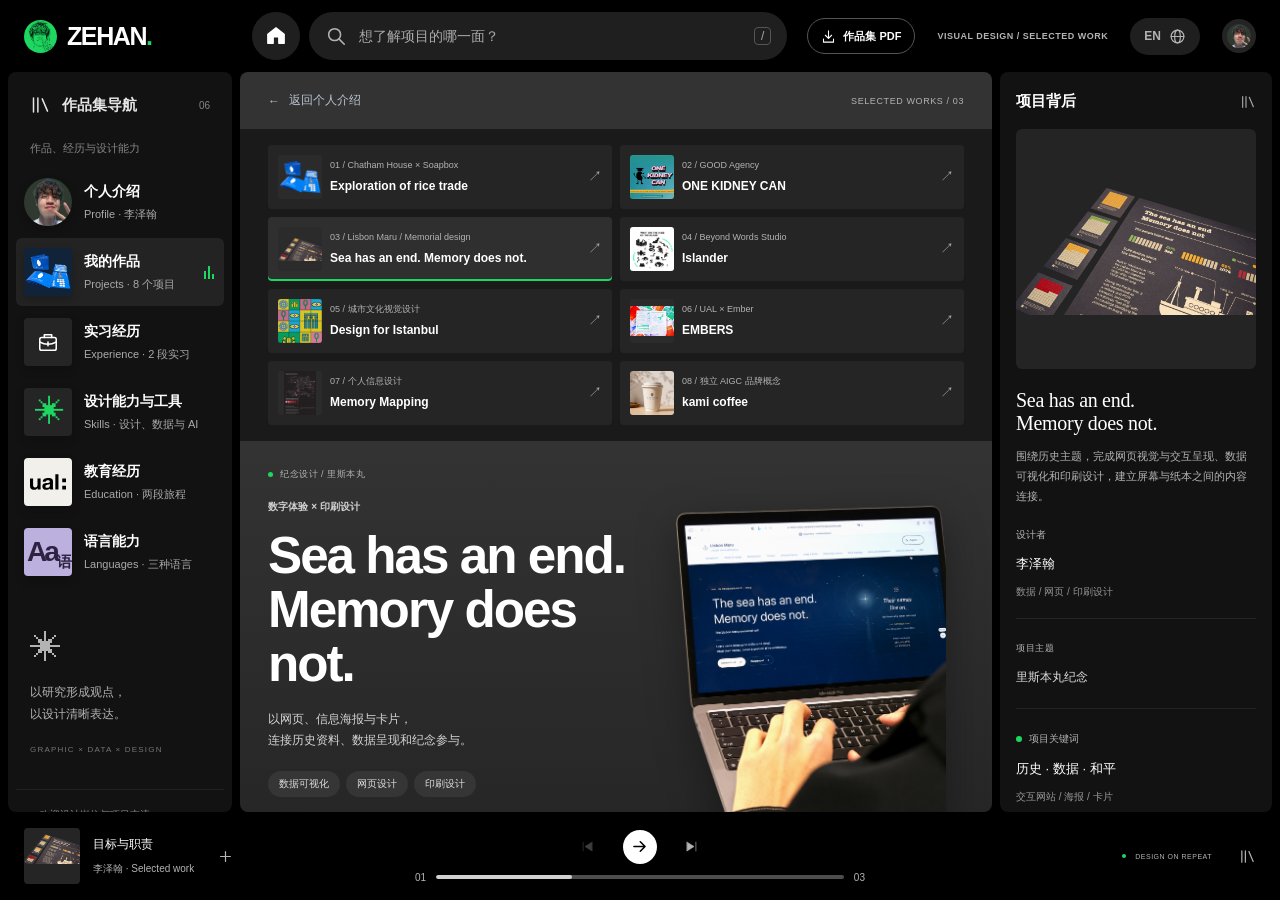
<file: lisbon-maru.html>
<!doctype html>
<html lang="zh-CN">
<head>
  <meta charset="UTF-8"><meta name="viewport" content="width=device-width, initial-scale=1">
  <meta name="theme-color" content="#121212">
  <meta name="description" content="李泽翰的里斯本丸纪念设计项目。以交互网站、数据可视化、A2 海报与卡片，将历史叙事转化为参与式纪念体验。">
  <title>里斯本丸纪念设计 · Sea has an end — 李泽翰</title>
  <link rel="icon" href="./favicon.svg" type="image/svg+xml">
  <link rel="stylesheet" href="./style.css"><link rel="stylesheet" href="./work.css">
  <link rel="stylesheet" href="./spotify.css?v=20261110-pdf">
</head>
<body class="work-page lisbon-project" data-project="lisbon-maru">
<svg class="icon-defs" xmlns="http://www.w3.org/2000/svg" aria-hidden="true"><defs>
<symbol id="i-home" viewBox="0 0 24 24"><path d="m3 10 9-7 9 7v10H15v-7H9v7H3Z"/></symbol>
<symbol id="i-search" viewBox="0 0 24 24"><circle cx="10.5" cy="10.5" r="6.5"/><path d="m16 16 5 5"/></symbol>
<symbol id="i-arrow" viewBox="0 0 24 24"><path d="M5 12h14m-6-6 6 6-6 6"/></symbol>
<symbol id="i-library" viewBox="0 0 24 24"><path d="M4 4v16M9 4v16m5-15 6 14"/></symbol>
<symbol id="i-globe" viewBox="0 0 24 24"><circle cx="12" cy="12" r="9"/><ellipse cx="12" cy="12" rx="4" ry="9"/><path d="M3 12h18"/></symbol>
<symbol id="i-plus" viewBox="0 0 24 24"><path d="M12 5v14M5 12h14"/></symbol>
<symbol id="i-check" viewBox="0 0 24 24"><path d="m5 12 4 4L19 6"/></symbol>
<symbol id="i-download" viewBox="0 0 24 24"><path d="M12 3v12m-5-5 5 5 5-5M4 16v5h16v-5"/></symbol>
<symbol id="i-share" viewBox="0 0 24 24"><path d="M12 16V3m-5 5 5-5 5 5M4 12v9h16v-9"/></symbol>
<symbol id="i-prev" viewBox="0 0 24 24"><path d="M5 5v14m14-14L8 12l11 7Z"/></symbol>
<symbol id="i-next" viewBox="0 0 24 24"><path d="M19 5v14M5 5l11 7-11 7Z"/></symbol>
<symbol id="i-education" viewBox="0 0 24 24"><path d="m2 9 10-5 10 5-10 5Zm4 3v6q6 4 12 0v-6m4-3v8"/></symbol>
<symbol id="i-person" viewBox="0 0 24 24"><circle cx="12" cy="7" r="4"/><path d="M4 21v-2a8 8 0 0 1 16 0v2"/></symbol>
<symbol id="i-briefcase" viewBox="0 0 24 24"><rect x="3" y="7" width="18" height="14" rx="2"/><path d="M8 7V4h8v3M3 12q9 5 18 0M12 12v4"/></symbol>
</defs></svg>
<a class="skip-link" href="#main">跳至主要内容</a>
<header class="topbar">
  <a class="wordmark" href="./index.html#profile" aria-label="李泽翰，首页"><span class="brand-disc"><img src="./assets/li-zehan-line-logo.png" alt="" width="1254" height="1254"></span>ZEHAN<span class="brand-dot">.</span></a>
  <div class="top-center"><a class="icon-button home-button" href="./index.html#profile" aria-label="回到个人档案"><svg><use href="#i-home"/></svg></a>
  <div class="search-wrap"><svg><use href="#i-search"/></svg><input id="search" type="search" placeholder="搜索作品、能力或联系方式" aria-label="搜索个人档案" autocomplete="off"><kbd>/</kbd><div id="search-results" class="search-results" hidden></div></div></div>
  <div class="top-right"><a class="portfolio-pdf-top" href="./downloads/Li-Zehan-Design-Portfolio.pdf" download="Li-Zehan-Design-Portfolio.pdf" aria-label="下载作品集 PDF"><svg viewBox="0 0 24 24" aria-hidden="true"><path d="M12 3v12m-5-5 5 5 5-5M4 16v5h16v-5"/></svg><span data-en="Portfolio PDF">作品集 PDF</span></a><span class="edition">VISUAL DESIGN / SELECTED WORK</span><button id="language-toggle" class="language-toggle" aria-label="Switch to English">EN <svg><use href="#i-globe"/></svg></button><a class="mini-avatar" href="./index.html#profile" aria-label="个人档案"><img src="./assets/li-zehan-portrait.png" alt="李泽翰" width="1080" height="1208" decoding="async"></a></div>
</header>
<div class="workspace">
<aside class="sidebar" aria-label="网站导航">
  <div class="library-heading"><svg><use href="#i-library"/></svg><span data-en="Portfolio">作品集导航</span><span class="collection-count">06</span></div>
  <div class="sidebar-label" data-en="PORTFOLIO INDEX">作品、经历与设计能力</div>
  <nav class="collection-nav">
    <a href="./index.html#profile" class="collection-item" data-section="profile"><span class="nav-art nav-profile"><img src="./assets/li-zehan-portrait.png" alt="" width="1080" height="1208" decoding="async"></span><span><strong data-en="Profile">个人介绍</strong><small data-en="Profile · Li Zehan">Profile · 李泽翰</small></span></a>
    <a href="./work.html" class="collection-item active" aria-current="page"><span class="nav-art nav-work"><img src="./assets/virtual-water-overview.png" alt=""></span><span><strong data-en="Selected works">我的作品</strong><small data-en="Projects · 8 projects">Projects · 8 个项目</small></span><span class="equalizer" aria-hidden="true"><i></i><i></i><i></i></span></a>
    <a href="./index.html#experience" class="collection-item" data-section="experience"><span class="nav-art nav-experience"><svg aria-hidden="true"><use href="#i-briefcase"/></svg></span><span><strong data-en="Internships">实习经历</strong><small data-en="Experience · 2 roles">Experience · 2 段实习</small></span></a>
    <a href="./index.html#skills" class="collection-item" data-section="skills"><span class="nav-art nav-skills">✳</span><span><strong data-en="Capabilities &amp; tools">设计能力与工具</strong><small data-en="Skills · Design, data & AI">Skills · 设计、数据与 AI</small></span></a>
    <a href="./index.html#education" class="collection-item" data-section="education"><span class="nav-art nav-education nav-ual-official"><img src="./assets/ual-official.svg" alt="UAL"></span><span><strong data-en="Education">教育经历</strong><small data-en="Education · 2 chapters">Education · 两段旅程</small></span></a>
    <a href="./index.html#languages" class="collection-item" data-section="languages"><span class="nav-art nav-languages">Aa<span>语</span></span><span><strong data-en="Languages">语言能力</strong><small data-en="Languages · 3 languages">Languages · 三种语言</small></span></a>
  </nav>
  <div class="sidebar-note"><span class="small-asterisk">✳</span><p data-en="Research-led ideas. Clear visual communication.">以研究形成观点，<br>以设计清晰表达。</p><span>GRAPHIC × DATA × DESIGN</span></div>
  <div class="sidebar-bottom"><span class="live-dot"></span><span data-en="Open to design opportunities.">欢迎设计岗位与项目交流。</span></div>
</aside>
<main id="main" class="main-panel work-main" tabindex="-1">
  <header class="work-page-header"><a href="./index.html" class="back-link"><span>←</span><span data-en="Back to profile">返回个人介绍</span></a><span>SELECTED WORKS / 03</span></header>
<nav id="projects" class="project-switcher" aria-label="作品项目选择"><a href="./work.html"><img src="./assets/virtual-water-overview.png" alt="" width="48" height="48"><span><small>01 / Chatham House × Soapbox</small><strong>Exploration of rice trade</strong></span><span class="project-switch-arrow" aria-hidden="true">↗</span></a><a href="./good-agency.html"><img src="./assets/one-kidney-can-graduate-poster.png" alt="" width="48" height="48"><span><small>02 / GOOD Agency</small><strong>ONE KIDNEY CAN</strong></span><span class="project-switch-arrow" aria-hidden="true">↗</span></a><a href="./lisbon-maru.html" class="active" aria-current="page"><img src="./assets/lisbon-maru-print-collection-transparent.png" alt="" width="48" height="48"><span><small>03 / Lisbon Maru / Memorial design</small><strong>Sea has an end. Memory does not.</strong></span><span class="project-switch-arrow" aria-hidden="true">↗</span></a><a href="./islander.html"><img src="./assets/islander-cover.png" alt="" width="48" height="48"><span><small>04 / Beyond Words Studio</small><strong>Islander</strong></span><span class="project-switch-arrow" aria-hidden="true">↗</span></a><a href="./istanbul.html"><img src="./assets/istanbul-pattern-system.png" alt="" width="48" height="48"><span><small data-en="05 / Cultural visual design">05 / 城市文化视觉设计</small><strong>Design for Istanbul</strong></span><span class="project-switch-arrow" aria-hidden="true">↗</span></a><a href="./ember.html"><img src="./assets/ember-research-spread.png" alt="" width="48" height="48"><span><small data-en="06 / UAL × Ember">06 / UAL × Ember</small><strong>EMBERS</strong></span><span class="project-switch-arrow" aria-hidden="true">↗</span></a><a href="./memory.html"><img src="./assets/memory-geography-poster.png" alt="" width="48" height="48"><span><small data-en="07 / Personal information design">07 / 个人信息设计</small><strong>Memory Mapping</strong></span><span class="project-switch-arrow" aria-hidden="true">↗</span></a><a href="./kami-coffee.html"><img src="./assets/kami-coffee-cup.png" alt="" width="48" height="48"><span><small data-en="08 / Independent AIGC brand concept">08 / 独立 AIGC 品牌概念</small><strong>kami coffee</strong></span><span class="project-switch-arrow" aria-hidden="true">↗</span></a></nav>
  <section class="project-hero" aria-labelledby="project-title">
    <div class="project-heading"><span class="project-label"><i></i><span data-en="MEMORIAL DESIGN / LISBON MARU">纪念设计 / 里斯本丸</span></span><div class="collaboration-partners"><span data-en="Digital experience × Printed matter">数字体验 × 印刷设计</span></div><h1 id="project-title">Sea has an end.<br>Memory does not<span>.</span></h1><p class="project-hero-zh" data-en="Website, information posters and cards connect historical material, data and participation.">以网页、信息海报与卡片，<br>连接历史资料、数据呈现和纪念参与。</p><div class="project-tags"><span data-en="Data visualisation">数据可视化</span><span data-en="Web design">网页设计</span><span data-en="Print design">印刷设计</span></div><a class="project-cta" href="https://lisbon-maru-memorial.kwnwh7pg2p.workers.dev" target="_blank" rel="noopener noreferrer"><svg><use href="#i-arrow"/></svg><span data-en="Visit the interactive website ↗">体验交互网站 ↗</span></a></div>
    <div class="project-hero-art"><img src="./assets/lisbon-maru-website-hero-transparent.png" width="1116" height="1410" alt="笔记本电脑上的里斯本丸纪念网站首页" fetchpriority="high" decoding="async"></div>
    <span class="hero-bottom-note">LI ZEHAN / HISTORY × DATA × REMEMBRANCE</span>
  </section>
  <nav class="project-chapter-nav" aria-label="项目章节"><a href="#overview" class="active" data-chapter="overview"><span>01</span><span data-en="Brief &amp; role">目标与职责</span></a><a href="#process" data-chapter="process"><span>02</span><span data-en="Design decisions">设计方法</span></a><a href="#outcomes" data-chapter="outcomes"><span>03</span><span data-en="Deliverables">交付成果</span></a></nav>
  <div class="project-body">
    <section id="overview" class="case-section" aria-labelledby="overview-title"><div class="section-heading"><div><span class="eyebrow">01 / THE INTENTION</span><h2 id="overview-title" data-en="Organising historical information for remembrance">历史信息的组织与纪念体验设计</h2></div></div><div class="case-intro"><p class="case-lead" data-en="I organised historical material about the Lisbon Maru into an interactive memorial website, visualisations and printed outcomes, developing the web presentation, interaction and print designs.">围绕里斯本丸事件，我将历史资料组织为交互纪念网站、数据图表与印刷内容，完成网页视觉与交互呈现，以及海报和卡片设计。</p><p data-en="Information hierarchy connects narrative and charts on the website, with messages and virtual flowers as participation points. Two A2 posters and 9 × 9 cm cards extend the theme across digital and physical formats.">网站以信息层级串联历史叙事与图表，并提供留言、虚拟献花等参与入口；两张 A2 海报与 9 × 9 cm 卡片延续同一主题，让数据关系与纪念体验跨越屏幕和纸张。</p></div><dl class="project-specs"><div><dt data-en="THEME">项目主题</dt><dd data-en="Lisbon Maru remembrance & peace">里斯本丸纪念与和平</dd></div><div><dt data-en="MY CONTRIBUTION">我的贡献</dt><dd data-en="Web, data visualisation & print design">网页、数据可视化与印刷设计</dd></div><div><dt data-en="DIGITAL OUTCOME">数字成果</dt><dd data-en="Interactive memorial website">交互纪念网站</dd></div><div><dt data-en="PRINTED OUTCOME">印刷成果</dt><dd data-en="2 A2 posters + 9 × 9 cm cards">2 张 A2 海报 + 9 × 9 cm 卡片</dd></div><div><dt data-en="PARTICIPATION">参与体验</dt><dd data-en="Explore data / Messages / Virtual flowers">探索数据 / 留言 / 虚拟献花</dd></div><div><dt data-en="DESIGN APPROACH">设计方法</dt><dd data-en="Historical narrative across screen & print">连接屏幕与纸本的历史叙事</dd></div></dl><a class="collaboration-proof" href="https://lisbon-maru-memorial.kwnwh7pg2p.workers.dev" target="_blank" rel="noopener noreferrer"><span class="proof-mark"><svg><use href="#i-arrow"/></svg></span><span><strong data-en="Explore the memorial website">进入里斯本丸纪念网站</strong><small data-en="Explore the historical narrative and interactive experience in a new tab">在新标签页中探索历史叙事与交互体验</small></span><span>↗</span></a><div class="history-context" aria-labelledby="history-title"><span class="eyebrow">HISTORICAL CONTEXT / 1942</span><h3 id="history-title" data-en="The Lisbon Maru incident: a brief history">里斯本丸号事件：从押运到救援</h3>
<p><span data-en="On 27 September 1942, the Japanese freighter Lisbon Maru left Hong Kong carrying 1,816 British prisoners of war towards Japan. On 1 October, the US submarine USS Grouper torpedoed the ship off the Zhoushan islands, China. The ship carried no markings identifying the prisoners on board.">1942 年 9 月 27 日，日本货船里斯本丸号从香港起航，押运 1,816 名英国战俘前往日本。10 月 1 日，船只在中国浙江舟山海域遭美军潜艇 USS Grouper 鱼雷击中；船身没有标明载有战俘。</span><sup><a href="#history-source-1" aria-label="史料来源 1">[1]</a></sup></p>
<p><span data-en="Japanese troops were evacuated, while the prisoners remained below deck and the hatches were later sealed. On 2 October, prisoners broke out as the vessel sank. The COFEPOW memorial roll records 828 deaths in the sinking and its immediate events; this figure excludes men who died later in captivity.">日军随后撤离船上的部队，战俘仍被留在舱内，舱口之后被封闭。10 月 2 日，船只沉没，部分战俘破舱逃生。COFEPOW 纪念名录记载，828 人在沉船事件及其直接过程中遇难；这一数字不包含此后在拘押中死亡者。</span><sup><a href="#history-source-1" aria-label="史料来源 1">[1]</a><a href="#history-source-2" aria-label="史料来源 2">[2]</a></sup></p>
<p><span data-en="Fishermen from Qingbang and Miaozihu islands put out in small boats and rescued 384 prisoners, offering food and shelter. Most were subsequently recaptured, but islanders concealed three men and helped them escape. Alongside the tragedy, this history preserves the courage of ordinary people who helped strangers across national and language boundaries.">青浜岛、庙子湖岛等地的中国渔民驾小船施救，救起 384 名战俘，并提供食物与庇护。此后，多数获救者再次被日军俘获，三名战俘则在岛民藏匿和帮助下逃脱。这段历史既记录了战争的伤痛，也留下了普通人跨越国界与语言施救的勇气。</span><sup><a href="#history-source-3" aria-label="史料来源 3">[3]</a></sup></p>
<dl class="history-numbers"><div><dt data-en="PRISONERS ON BOARD">船上战俘</dt><dd>1,816</dd></div><div><dt data-en="DEATHS IN THE SINKING EVENTS">沉船事件遇难者</dt><dd>828</dd></div><div><dt data-en="RESCUED BY CHINESE FISHERMEN">中国渔民救起</dt><dd>384</dd></div></dl>
<div class="history-sources"><span data-en="HISTORICAL SOURCES">史料来源</span><a id="history-source-1" href="https://www.theroyalscots.co.uk/lisbon-maru/" target="_blank" rel="noopener noreferrer">[1] The Royal Scots ↗</a><a id="history-source-2" href="https://www.cofepow.org.uk/hell-ships-casualties-list/lisbon-maru-full-list" target="_blank" rel="noopener noreferrer">[2] COFEPOW · Memorial roll ↗</a><a id="history-source-3" href="https://www.scotlandfepowtrust.com/lisbon-maru" target="_blank" rel="noopener noreferrer">[3] Scotland FEPOW Trust ↗</a></div></div></section>
    <section id="process" class="case-section" aria-labelledby="process-title"><div class="section-heading"><div><span class="eyebrow">02 / FROM HISTORY TO EXPERIENCE</span><h2 id="process-title" data-en="Connecting data, interaction and print">连接数据、交互与印刷设计</h2></div></div><div class="process-track"><span>01</span><div><h3 data-en="Build an information hierarchy">建立历史信息层级</h3><p data-en="Organise source material through charts, tables and narrative sections, clarifying context, relationships and entry points.">用图表、数据表格与叙事分段组织资料，明确历史背景、数据关系与阅读入口。</p></div><small>VISUALISE</small></div><div class="process-track"><span>02</span><div><h3 data-en="Design participation points">设计参与入口</h3><p data-en="Connect historical browsing with messages and virtual flowers, giving visitors clear ways to participate.">将历史浏览、留言与虚拟献花连接起来，在页面中组织信息阅读与纪念行动。</p></div><small>INTERACT</small></div><div class="process-track"><span>03</span><div><h3 data-en="Extend the story into print">延展纸本内容</h3><p data-en="Adapt key information into two A2 posters and small cards, adjusting density, hierarchy and reading across formats.">把关键信息适配为两张 A2 海报与小幅卡片，在不同尺寸下处理内容密度、层级和阅读方式。</p></div><small>TRANSLATE</small></div></section>
    <section id="outcomes" class="case-section" aria-labelledby="outcomes-title"><div class="section-heading"><div><span class="eyebrow">03 / DIGITAL & PHYSICAL</span><h2 id="outcomes-title" data-en="Website, information posters &amp; cards">网站、信息海报与卡片系列</h2></div><span class="section-counter" data-en="9 views">9 个视角</span></div><p class="gallery-description" data-en="Website experiences, original poster artwork and photographs of the printed outcomes. Select an image to view it larger.">网页体验、海报原稿与印刷成果实拍。点击图片，可放大查看。</p><div class="outcome-gallery"><figure class="outcome-frame gallery-wide"><button class="gallery-image-button" data-image="./assets/lisbon-maru-data-visualisation-transparent.png" aria-label="放大查看：交互网站：数据图表与历史叙事"><img src="./assets/lisbon-maru-data-visualisation-transparent.png" alt="交互网站：数据图表与历史叙事" loading="lazy" decoding="async"><span class="zoom-affordance">↗</span></button><figcaption><span>01 / DIGITAL / DATA</span><span data-en="Interactive website: data &amp; historical narrative">交互网站：数据图表与历史叙事</span></figcaption></figure><figure class="outcome-frame"><button class="gallery-image-button" data-image="./assets/lisbon-maru-website-hero-transparent.png" aria-label="放大查看：纪念网站首页与浏览体验"><img src="./assets/lisbon-maru-website-hero-transparent.png" alt="纪念网站首页与浏览体验" loading="lazy" decoding="async"><span class="zoom-affordance">↗</span></button><figcaption><span>02 / DIGITAL / EXPERIENCE</span><span data-en="Memorial website experience">纪念网站首页与浏览体验</span></figcaption></figure><figure class="outcome-frame"><button class="gallery-image-button" data-image="./assets/lisbon-maru-interactive-data-transparent.png" aria-label="放大查看：网页中的数据探索界面"><img src="./assets/lisbon-maru-interactive-data-transparent.png" alt="网页中的数据探索界面" loading="lazy" decoding="async"><span class="zoom-affordance">↗</span></button><figcaption><span>03 / DIGITAL / EXPLORE</span><span data-en="Exploring data on screen">网页中的数据探索界面</span></figcaption></figure><figure class="outcome-frame gallery-wide"><button class="gallery-image-button" data-image="./assets/lisbon-maru-print-collection-transparent.png" aria-label="放大查看：海报与卡片印刷成果"><img src="./assets/lisbon-maru-print-collection-transparent.png" alt="海报与卡片印刷成果" loading="lazy" decoding="async"><span class="zoom-affordance">↗</span></button><figcaption><span>04 / PRINT / COLLECTION</span><span data-en="Printed posters and cards">海报与卡片印刷成果</span></figcaption></figure><figure class="outcome-frame"><button class="gallery-image-button" data-image="./assets/lisbon-maru-timeline-poster.png" aria-label="放大查看：A2 海报：历史路径与事件叙事"><img src="./assets/lisbon-maru-timeline-poster.png" alt="A2 海报：历史路径与事件叙事" loading="lazy" decoding="async"><span class="zoom-affordance">↗</span></button><figcaption><span>05 / A2 / TIMELINE</span><span data-en="A2 poster: historical journey">A2 海报：历史路径与事件叙事</span></figcaption></figure><figure class="outcome-frame"><button class="gallery-image-button" data-image="./assets/lisbon-maru-rescue-poster.png" aria-label="放大查看：A2 海报：救援关系与数据表达"><img src="./assets/lisbon-maru-rescue-poster.png" alt="A2 海报：救援关系与数据表达" loading="lazy" decoding="async"><span class="zoom-affordance">↗</span></button><figcaption><span>06 / A2 / RESCUE</span><span data-en="A2 poster: rescue relationships">A2 海报：救援关系与数据表达</span></figcaption></figure><figure class="outcome-frame gallery-wide"><button class="gallery-image-button" data-image="./assets/lisbon-maru-card-series.png" aria-label="放大查看：9 × 9 cm 卡片系列"><img src="./assets/lisbon-maru-card-series.png" alt="9 × 9 cm 卡片系列" loading="lazy" decoding="async"><span class="zoom-affordance">↗</span></button><figcaption><span>07 / PRINT / CARDS</span><span data-en="9 × 9 cm card series">9 × 9 cm 卡片系列</span></figcaption></figure><figure class="outcome-frame"><button class="gallery-image-button" data-image="./assets/lisbon-maru-rescue-detail.png" aria-label="放大查看：印刷细节：救援关系图"><img src="./assets/lisbon-maru-rescue-detail.png" alt="印刷细节：救援关系图" loading="lazy" decoding="async"><span class="zoom-affordance">↗</span></button><figcaption><span>08 / PRINT / DETAIL</span><span data-en="Print detail: rescue relationships">印刷细节：救援关系图</span></figcaption></figure><figure class="outcome-frame"><button class="gallery-image-button" data-image="./assets/lisbon-maru-timeline-detail.png" aria-label="放大查看：印刷细节：路径、图形与卡片"><img src="./assets/lisbon-maru-timeline-detail.png" alt="印刷细节：路径、图形与卡片" loading="lazy" decoding="async"><span class="zoom-affordance">↗</span></button><figcaption><span>09 / PRINT / DETAIL</span><span data-en="Print detail: narrative &amp; cards">印刷细节：路径、图形与卡片</span></figcaption></figure></div></section>    <div class="project-end"><a class="text-link" href="./islander.html" data-en="Next project: Islander ↗">下一个项目：Islander ↗</a><a href="./index.html#contact" class="outline-button"><span data-en="Discuss design opportunities">交流设计机会</span><svg><use href="#i-arrow"/></svg></a></div>    <footer class="page-footer"><div class="footer-mark">ZEHAN<span>.</span></div><p data-en="From research and concepts to visual outcomes.">从研究与概念，到可见的设计成果。</p><span>© <span id="year">2026</span> LI ZEHAN<span class="footer-divider">/</span>SELECTED WORKS</span></footer>
  </div>
</main>
<aside class="about-panel project-aside" aria-labelledby="about-title"><div class="about-panel-heading"><h2 id="about-title" data-en="Behind the project">项目背后</h2><svg><use href="#i-library"/></svg></div><div class="about-cover"><img src="./assets/lisbon-maru-print-collection-transparent.png" alt="里斯本丸纪念项目海报与卡片实拍" decoding="async"></div><h3 class="memorial-title">Sea has an end.<br>Memory does not.</h3><p class="about-description" data-en="A historical design project combining web visuals, interaction, data visualisation and print across screen and paper.">围绕历史主题，完成网页视觉与交互呈现、数据可视化和印刷设计，建立屏幕与纸本之间的内容连接。</p><div class="about-detail"><span data-en="DESIGNED BY">设计者</span><strong data-en="Li Zehan">李泽翰</strong><small data-en="Data / Web / Print design">数据 / 网页 / 印刷设计</small></div><div class="partner-summary"><span data-en="PROJECT THEME">项目主题</span><strong data-en="Lisbon Maru remembrance">里斯本丸纪念</strong></div><div class="current-chapter"><div><span class="live-dot"></span><span data-en="IN THIS PROJECT">项目关键词</span></div><strong data-en="History · Data · Peace">历史 · 数据 · 和平</strong><p data-en="Interactive website / Posters / Cards">交互网站 / 海报 / 卡片</p></div><a class="download-button" href="https://lisbon-maru-memorial.kwnwh7pg2p.workers.dev" target="_blank" rel="noopener noreferrer"><svg><use href="#i-arrow"/></svg><span data-en="Visit the live website">访问交互网站</span><span>↗</span></a></aside></div><footer class="reading-bar" aria-label="项目浏览进度"><div class="now-reading"><div class="tiny-cover"><img src="./assets/lisbon-maru-print-collection-transparent.png" alt="" width="2000" height="1092" decoding="async"></div><div><strong id="reading-title">目标与职责</strong><small data-en="Li Zehan · Selected work">李泽翰 · Selected work</small></div><button id="footer-save" class="icon-button" aria-label="收藏项目" aria-pressed="false"><svg><use href="#i-plus"/></svg></button></div><div class="reading-controls"><div class="control-buttons"><button id="previous-section" class="icon-button" aria-label="上一节"><svg><use href="#i-prev"/></svg></button><button id="next-section" class="next-button" aria-label="浏览下一节"><svg><use href="#i-arrow"/></svg></button><button id="last-section" class="icon-button" aria-label="跳至成果展示"><svg><use href="#i-next"/></svg></button></div><div class="reading-progress"><span id="section-number">01</span><div class="progress-track"><div id="progress-fill"></div></div><span>03</span></div></div><div class="bar-caption"><span class="live-dot"></span><span data-en="DESIGN ON REPEAT">DESIGN ON REPEAT</span><svg><use href="#i-library"/></svg></div></footer>
<nav class="mobile-nav" aria-label="移动端导航"><a href="./index.html"><svg><use href="#i-person"/></svg><span data-en="Profile">个人</span></a><a href="./work.html" class="active" aria-current="page"><svg><use href="#i-library"/></svg><span data-en="Work">作品</span></a><a href="./index.html#experience"><svg><use href="#i-briefcase"/></svg><span data-en="Internships">实习</span></a><a href="./index.html#education"><svg><use href="#i-education"/></svg><span data-en="Education">教育</span></a><a href="./index.html#languages"><svg><use href="#i-globe"/></svg><span data-en="Languages">语言</span></a></nav><div id="toast" class="toast" role="status" aria-live="polite"></div><dialog id="image-dialog"><button class="dialog-close" id="close-image" aria-label="关闭图片">×</button><img id="lightbox-image" alt=""><p id="lightbox-caption"></p></dialog><script src="./work.js"></script></body></html>
</file>
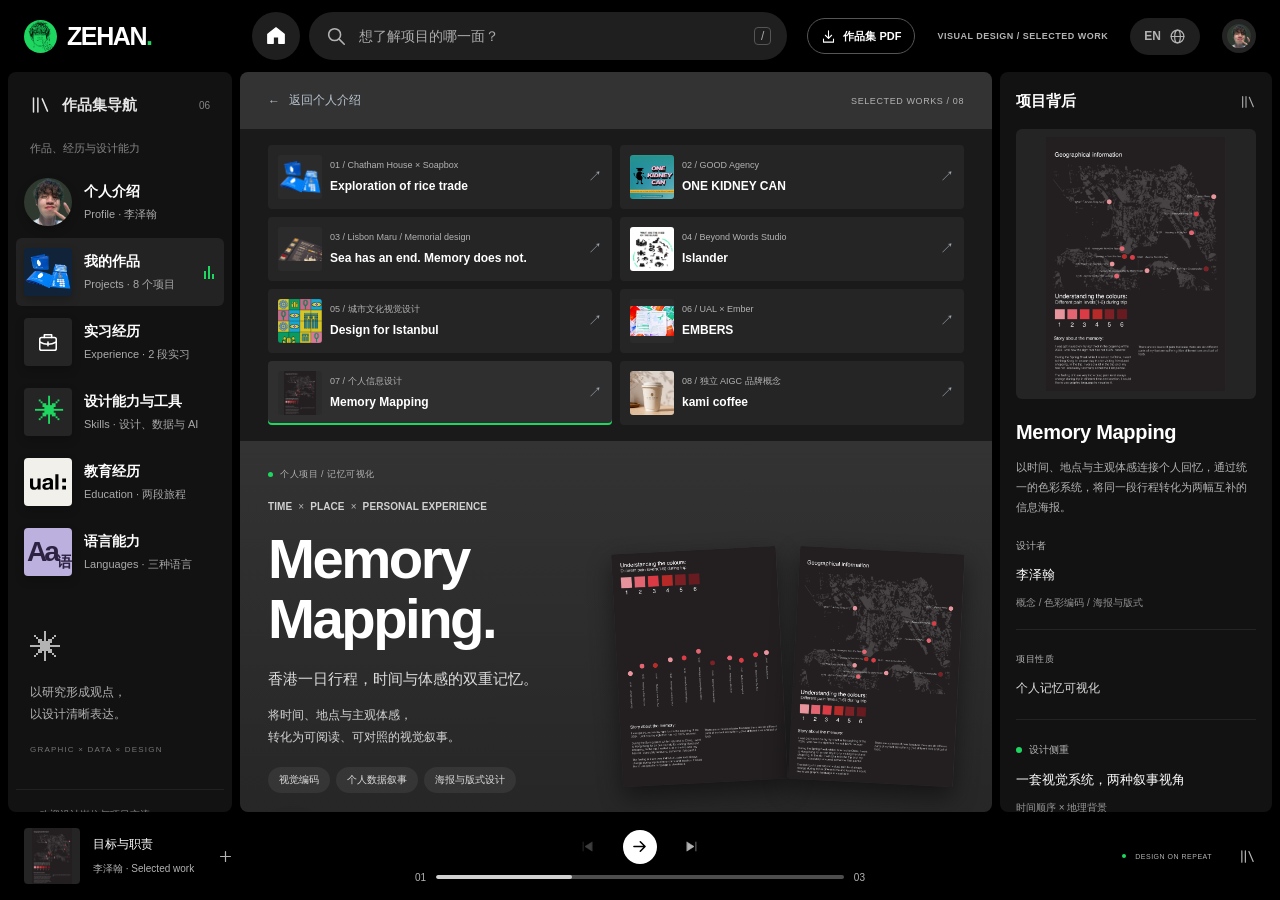
<file: memory.html>
<!doctype html>
<html lang="zh-CN">
<head>
  <meta charset="UTF-8"><meta name="viewport" content="width=device-width, initial-scale=1">
  <meta name="theme-color" content="#121212">
  <meta name="description" content="Memory Mapping：李泽翰的个人记忆可视化项目，将香港一日行程中的时间、地点与主观体感，转化为六级色彩编码、时间叙事与地理视角两幅信息海报。">
  <title>Memory Mapping · 香港一日体感记录 — 李泽翰</title>
  <link rel="icon" href="./favicon.svg" type="image/svg+xml">
  <link rel="stylesheet" href="./style.css"><link rel="stylesheet" href="./work.css">
  <link rel="stylesheet" href="./spotify.css?v=20261110-pdf">
</head>
<body class="work-page memory-project" data-project="memory">
<svg class="icon-defs" xmlns="http://www.w3.org/2000/svg" aria-hidden="true"><defs>
<symbol id="i-home" viewBox="0 0 24 24"><path d="m3 10 9-7 9 7v10H15v-7H9v7H3Z"/></symbol>
<symbol id="i-search" viewBox="0 0 24 24"><circle cx="10.5" cy="10.5" r="6.5"/><path d="m16 16 5 5"/></symbol>
<symbol id="i-arrow" viewBox="0 0 24 24"><path d="M5 12h14m-6-6 6 6-6 6"/></symbol>
<symbol id="i-library" viewBox="0 0 24 24"><path d="M4 4v16M9 4v16m5-15 6 14"/></symbol>
<symbol id="i-globe" viewBox="0 0 24 24"><circle cx="12" cy="12" r="9"/><ellipse cx="12" cy="12" rx="4" ry="9"/><path d="M3 12h18"/></symbol>
<symbol id="i-plus" viewBox="0 0 24 24"><path d="M12 5v14M5 12h14"/></symbol>
<symbol id="i-check" viewBox="0 0 24 24"><path d="m5 12 4 4L19 6"/></symbol>
<symbol id="i-download" viewBox="0 0 24 24"><path d="M12 3v12m-5-5 5 5 5-5M4 16v5h16v-5"/></symbol>
<symbol id="i-share" viewBox="0 0 24 24"><path d="M12 16V3m-5 5 5-5 5 5M4 12v9h16v-9"/></symbol>
<symbol id="i-prev" viewBox="0 0 24 24"><path d="M5 5v14m14-14L8 12l11 7Z"/></symbol>
<symbol id="i-next" viewBox="0 0 24 24"><path d="M19 5v14M5 5l11 7-11 7Z"/></symbol>
<symbol id="i-education" viewBox="0 0 24 24"><path d="m2 9 10-5 10 5-10 5Zm4 3v6q6 4 12 0v-6m4-3v8"/></symbol>
<symbol id="i-person" viewBox="0 0 24 24"><circle cx="12" cy="7" r="4"/><path d="M4 21v-2a8 8 0 0 1 16 0v2"/></symbol>
<symbol id="i-briefcase" viewBox="0 0 24 24"><rect x="3" y="7" width="18" height="14" rx="2"/><path d="M8 7V4h8v3M3 12q9 5 18 0M12 12v4"/></symbol>
</defs></svg>
<a class="skip-link" href="#main">跳至主要内容</a>
<header class="topbar">
  <a class="wordmark" href="./index.html#profile" aria-label="李泽翰，首页"><span class="brand-disc"><img src="./assets/li-zehan-line-logo.png" alt="" width="1254" height="1254"></span>ZEHAN<span class="brand-dot">.</span></a>
  <div class="top-center"><a class="icon-button home-button" href="./index.html#profile" aria-label="回到个人档案"><svg><use href="#i-home"/></svg></a>
  <div class="search-wrap"><svg><use href="#i-search"/></svg><input id="search" type="search" placeholder="搜索作品、能力或联系方式" aria-label="搜索个人档案" autocomplete="off"><kbd>/</kbd><div id="search-results" class="search-results" hidden></div></div></div>
  <div class="top-right"><a class="portfolio-pdf-top" href="./downloads/Li-Zehan-Design-Portfolio.pdf" download="Li-Zehan-Design-Portfolio.pdf" aria-label="下载作品集 PDF"><svg viewBox="0 0 24 24" aria-hidden="true"><path d="M12 3v12m-5-5 5 5 5-5M4 16v5h16v-5"/></svg><span data-en="Portfolio PDF">作品集 PDF</span></a><span class="edition">VISUAL DESIGN / SELECTED WORK</span><button id="language-toggle" class="language-toggle" aria-label="Switch to English">EN <svg><use href="#i-globe"/></svg></button><a class="mini-avatar" href="./index.html#profile" aria-label="个人档案"><img src="./assets/li-zehan-portrait.png" alt="李泽翰" width="1080" height="1208" decoding="async"></a></div>
</header>
<div class="workspace">
<aside class="sidebar" aria-label="网站导航">
  <div class="library-heading"><svg><use href="#i-library"/></svg><span data-en="Portfolio">作品集导航</span><span class="collection-count">06</span></div>
  <div class="sidebar-label" data-en="PORTFOLIO INDEX">作品、经历与设计能力</div>
  <nav class="collection-nav">
    <a href="./index.html#profile" class="collection-item" data-section="profile"><span class="nav-art nav-profile"><img src="./assets/li-zehan-portrait.png" alt="" width="1080" height="1208" decoding="async"></span><span><strong data-en="Profile">个人介绍</strong><small data-en="Profile · Li Zehan">Profile · 李泽翰</small></span></a>
    <a href="./work.html" class="collection-item active" aria-current="page"><span class="nav-art nav-work"><img src="./assets/virtual-water-overview.png" alt=""></span><span><strong data-en="Selected works">我的作品</strong><small data-en="Projects · 8 projects">Projects · 8 个项目</small></span><span class="equalizer" aria-hidden="true"><i></i><i></i><i></i></span></a>
    <a href="./index.html#experience" class="collection-item" data-section="experience"><span class="nav-art nav-experience"><svg aria-hidden="true"><use href="#i-briefcase"/></svg></span><span><strong data-en="Internships">实习经历</strong><small data-en="Experience · 2 roles">Experience · 2 段实习</small></span></a>
    <a href="./index.html#skills" class="collection-item" data-section="skills"><span class="nav-art nav-skills">✳</span><span><strong data-en="Capabilities &amp; tools">设计能力与工具</strong><small data-en="Skills · Design, data & AI">Skills · 设计、数据与 AI</small></span></a>
    <a href="./index.html#education" class="collection-item" data-section="education"><span class="nav-art nav-education nav-ual-official"><img src="./assets/ual-official.svg" alt="UAL"></span><span><strong data-en="Education">教育经历</strong><small data-en="Education · 2 chapters">Education · 两段旅程</small></span></a>
    <a href="./index.html#languages" class="collection-item" data-section="languages"><span class="nav-art nav-languages">Aa<span>语</span></span><span><strong data-en="Languages">语言能力</strong><small data-en="Languages · 3 languages">Languages · 三种语言</small></span></a>
  </nav>
  <div class="sidebar-note"><span class="small-asterisk">✳</span><p data-en="Research-led ideas. Clear visual communication.">以研究形成观点，<br>以设计清晰表达。</p><span>GRAPHIC × DATA × DESIGN</span></div>
  <div class="sidebar-bottom"><span class="live-dot"></span><span data-en="Open to design opportunities.">欢迎设计岗位与项目交流。</span></div>
</aside>
<main id="main" class="main-panel work-main" tabindex="-1">
  <header class="work-page-header"><a href="./index.html" class="back-link"><span>←</span><span data-en="Back to profile">返回个人介绍</span></a><span>SELECTED WORKS / 08</span></header>
<nav id="projects" class="project-switcher" aria-label="作品项目选择"><a href="./work.html"><img src="./assets/virtual-water-overview.png" alt="" width="48" height="48"><span><small>01 / Chatham House × Soapbox</small><strong>Exploration of rice trade</strong></span><span class="project-switch-arrow" aria-hidden="true">↗</span></a><a href="./good-agency.html"><img src="./assets/one-kidney-can-graduate-poster.png" alt="" width="48" height="48"><span><small>02 / GOOD Agency</small><strong>ONE KIDNEY CAN</strong></span><span class="project-switch-arrow" aria-hidden="true">↗</span></a><a href="./lisbon-maru.html"><img src="./assets/lisbon-maru-print-collection-transparent.png" alt="" width="48" height="48"><span><small>03 / Lisbon Maru / Memorial design</small><strong>Sea has an end. Memory does not.</strong></span><span class="project-switch-arrow" aria-hidden="true">↗</span></a><a href="./islander.html"><img src="./assets/islander-cover.png" alt="" width="48" height="48"><span><small>04 / Beyond Words Studio</small><strong>Islander</strong></span><span class="project-switch-arrow" aria-hidden="true">↗</span></a><a href="./istanbul.html"><img src="./assets/istanbul-pattern-system.png" alt="" width="48" height="48"><span><small data-en="05 / Cultural visual design">05 / 城市文化视觉设计</small><strong>Design for Istanbul</strong></span><span class="project-switch-arrow" aria-hidden="true">↗</span></a><a href="./ember.html"><img src="./assets/ember-research-spread.png" alt="" width="48" height="48"><span><small data-en="06 / UAL × Ember">06 / UAL × Ember</small><strong>EMBERS</strong></span><span class="project-switch-arrow" aria-hidden="true">↗</span></a><a href="./memory.html" class="active" aria-current="page"><img src="./assets/memory-geography-poster.png" alt="" width="48" height="48"><span><small data-en="07 / Personal information design">07 / 个人信息设计</small><strong>Memory Mapping</strong></span><span class="project-switch-arrow" aria-hidden="true">↗</span></a><a href="./kami-coffee.html"><img src="./assets/kami-coffee-cup.png" alt="" width="48" height="48"><span><small data-en="08 / Independent AIGC brand concept">08 / 独立 AIGC 品牌概念</small><strong>kami coffee</strong></span><span class="project-switch-arrow" aria-hidden="true">↗</span></a></nav>
  <section class="project-hero" aria-labelledby="project-title"><div class="project-heading"><span class="project-label"><i></i><span data-en="PERSONAL PROJECT / INFORMATION DESIGN">个人项目 / 记忆可视化</span></span><div class="collaboration-partners"><span>TIME</span><i>×</i><span>PLACE</span><i>×</i><span>PERSONAL EXPERIENCE</span></div><h1 id="project-title">Memory<br>Mapping<span>.</span></h1><p class="memory-subtitle" data-en="A day in Hong Kong, seen through personal experience.">香港一日行程，时间与体感的双重记忆。</p><p class="project-hero-zh" data-en="Turning memories of time, place and changing sensations into colour-coded visual narratives across two posters.">将时间、地点与主观体感，<br>转化为可阅读、可对照的视觉叙事。</p><div class="project-tags"><span data-en="Visual encoding">视觉编码</span><span data-en="Personal data storytelling">个人数据叙事</span><span data-en="Poster &amp; layout design">海报与版式设计</span></div><a class="project-cta" href="#overview"><svg><use href="#i-arrow"/></svg><span data-en="Explore the visual narrative">查看视觉叙事</span></a></div><div class="project-hero-art memory-hero-art"><img src="./assets/memory-timeline-poster.png" alt="以时间顺序呈现香港一日行程与六级色彩编码的海报" fetchpriority="high" decoding="async"><img src="./assets/memory-geography-poster.png" alt="结合香港地理背景与同一组行程节点的信息海报" decoding="async"></div><span class="hero-bottom-note">LI ZEHAN / MEMORY × COLOUR × INFORMATION DESIGN</span></section>
  <nav class="project-chapter-nav" aria-label="项目章节"><a href="#overview" class="active" data-chapter="overview"><span>01</span><span data-en="Brief &amp; role">目标与职责</span></a><a href="#process" data-chapter="process"><span>02</span><span data-en="Design decisions">设计方法</span></a><a href="#outcomes" data-chapter="outcomes"><span>03</span><span data-en="Deliverables">交付成果</span></a></nav>
  <div class="project-body"><section id="overview" class="case-section" aria-labelledby="overview-title"><div class="section-heading"><div><span class="eyebrow">01 / MAKING EXPERIENCE VISIBLE</span><h2 id="overview-title" data-en="Make an individual experience readable through graphic language">用图形语言，让个人体验变得可阅读</h2></div></div>
  <div class="case-intro"><p class="case-lead" data-en="This project uses memories of a one-day trip to Hong Kong as its material. I organised time, place and changing bodily sensations into two information posters, exploring how a subjective experience can be communicated visually.">项目以一次香港一日行程的个人回忆为素材。我将时间、地点与主观体感变化整理为两幅信息海报，探索个体体验如何通过图形语言被理解。</p><p data-en="The design challenge was to connect feelings with a clear reading structure. A six-level colour key and consistent circular markers connect the same journey across a chronological view and a geographical view, allowing readers to compare the two perspectives.">设计重点是为主观感受建立清晰的阅读结构。通过六级色彩图例与统一的圆形标记，我将同一段行程分别放入时间顺序和地理背景，让读者在两个视角中对照理解。</p></div>
  <dl class="project-specs"><div><dt data-en="PROJECT CONTEXT">项目性质</dt><dd data-en="Personal information design exploration">个人信息设计探索</dd></div><div><dt data-en="MY ROLE">我的职责</dt><dd data-en="Concept · Information structure · Colour encoding · Poster design">概念策划 / 信息梳理 / 色彩编码 / 海报设计</dd></div><div><dt data-en="STORY MATERIAL">叙事素材</dt><dd data-en="Memories of a one-day Hong Kong journey">香港一日行程的个人回忆</dd></div><div><dt data-en="INFORMATION DIMENSIONS">信息维度</dt><dd data-en="Time · Place · Subjective experience">时间 / 地点 / 主观体感</dd></div><div><dt data-en="VISUAL APPROACH">视觉方法</dt><dd data-en="Six-level colour key · Circular markers · Dual perspectives">六级色彩图例 / 圆点标记 / 双视角叙事</dd></div><div><dt data-en="DELIVERABLES">成果形式</dt><dd data-en="Two information posters">两幅信息海报</dd></div></dl>
  <article class="contribution-card"><span class="eyebrow">DESIGN VALUE</span><h3 data-en="One information system, two complementary views">同一套信息，在两个视角中保持一致</h3><p data-en="The project demonstrates how I organise a story, define graphic rules and carry the same information across different compositions. The colour key, markers and annotations connect the poster series while each layout supports a different way of reading.">项目体现了我对叙事结构、视觉规则与系列一致性的组织能力：以同一套色彩、标记与注释连接两幅海报，并通过不同构图分别支持顺序阅读与空间定位。</p><ul><li data-en="Concept framing">概念组织</li><li data-en="Visual encoding">视觉编码</li><li data-en="Information hierarchy">信息层级</li><li data-en="Series consistency">系列一致性</li></ul></article></section>
  <section id="process" class="case-section" aria-labelledby="process-title"><div class="section-heading"><div><span class="eyebrow">02 / DESIGN DECISIONS</span><h2 id="process-title" data-en="Connect memory, colour and reading structure">连接回忆、色彩与阅读结构</h2></div></div>
<div class="process-track"><span>01</span><div><h3 data-en="Identify three information dimensions">提炼三类信息</h3><p data-en="Time points, locations and personal sensations are organised from the journey narrative, creating a shared information structure for both posters.">从行程回忆中整理时间节点、地点与个人体感，将叙事内容拆解为可标注的信息，为两幅海报建立共同基础。</p></div><small>STRUCTURE</small></div>
<div class="process-track"><span>02</span><div><h3 data-en="Define a six-level colour key">建立六级色彩编码</h3><p data-en="Six colour levels communicate differences in the personal experience, supported by a numbered key. Consistent circular markers connect the colours with each annotated moment.">以由浅到深的六级色彩表达个人体感差异，并保留数字图例。统一圆形标记承载色彩，使节点与说明能够相互对应。</p></div><small>ENCODING</small></div>
<div class="process-track"><span>03</span><div><h3 data-en="Design a chronological reading sequence">以时间组织顺序阅读</h3><p data-en="The first poster follows the order of the journey. Time, location annotations and colour-coded markers create a sequence for reading changes across the day.">第一幅海报沿行程先后展开节点，通过时间、地点文字与色彩标记形成阅读节奏，呈现一天中体验的变化。</p></div><small>SEQUENCE</small></div>
<div class="process-track"><span>04</span><div><h3 data-en="Add a geographical perspective">以地理背景补充空间关系</h3><p data-en="The second poster places the same journey points against a Hong Kong geographical background. Spatial context complements the chronological view, while a shared legend maintains consistency.">第二幅海报将同一组节点置于香港地理背景中，让时间信息与地点位置相互补充；两幅作品使用一致图例，保持系列识别。</p></div><small>GEOGRAPHY</small></div>
</section><section id="outcomes" class="case-section" aria-labelledby="outcomes-title"><div class="section-heading"><div><span class="eyebrow">03 / TWO VIEWS OF ONE MEMORY</span><h2 id="outcomes-title" data-en="Read the same journey through time and place">从时间与地点，阅读同一段旅程</h2></div><span class="section-counter" data-en="2 posters">2 幅海报</span></div><p class="gallery-description" data-en="The two original poster compositions, presented in full. Select an image to view the annotations and colour key at a larger size.">两幅海报完整展示。点击图片，可放大查看节点注释与色彩图例。</p><div class="outcome-gallery memory-gallery"><figure class="outcome-frame"><button class="gallery-image-button" data-image="./assets/memory-timeline-poster.png" aria-label="放大查看：时间视角：按行程顺序呈现体感变化"><img src="./assets/memory-timeline-poster.png" alt="时间视角：按行程顺序呈现体感变化" loading="lazy" decoding="async"><span class="zoom-affordance">↗</span></button><figcaption><span>01 / CHRONOLOGICAL VIEW</span><span data-en="Chronological view: changing sensations across the journey">时间视角：按行程顺序呈现体感变化</span></figcaption></figure><figure class="outcome-frame"><button class="gallery-image-button" data-image="./assets/memory-geography-poster.png" aria-label="放大查看：地理视角：将行程节点置于空间背景"><img src="./assets/memory-geography-poster.png" alt="地理视角：将行程节点置于空间背景" loading="lazy" decoding="async"><span class="zoom-affordance">↗</span></button><figcaption><span>02 / GEOGRAPHICAL VIEW</span><span data-en="Geographical view: journey points in spatial context">地理视角：将行程节点置于空间背景</span></figcaption></figure></div></section><div class="project-end"><a class="text-link" href="./istanbul.html" data-en="Explore Design for Istanbul ↗">查看 Design for Istanbul 项目 ↗</a><a href="./index.html#contact" class="outline-button"><span data-en="Discuss design opportunities">交流设计机会</span><svg><use href="#i-arrow"/></svg></a></div>    <footer class="page-footer"><div class="footer-mark">ZEHAN<span>.</span></div><p data-en="From research and concepts to visual outcomes.">从研究与概念，到可见的设计成果。</p><span>© <span id="year">2026</span> LI ZEHAN<span class="footer-divider">/</span>SELECTED WORKS</span></footer>
  </div>
</main>
<aside class="about-panel project-aside" aria-labelledby="about-title"><div class="about-panel-heading"><h2 id="about-title" data-en="Behind the project">项目背后</h2><svg><use href="#i-library"/></svg></div><div class="about-cover"><img src="./assets/memory-geography-poster.png" alt="Memory Mapping 地理视角海报" decoding="async"></div><h3>Memory Mapping</h3><p class="about-description" data-en="A personal information design project connecting time, place and subjective experience. A shared colour system links two poster compositions.">以时间、地点与主观体感连接个人回忆，通过统一的色彩系统，将同一段行程转化为两幅互补的信息海报。</p><div class="about-detail"><span data-en="DESIGNER">设计者</span><strong data-en="Li Zehan">李泽翰</strong><small data-en="Concept · Colour encoding · Poster &amp; layout design">概念 / 色彩编码 / 海报与版式</small></div><div class="partner-summary"><span data-en="PROJECT CONTEXT">项目性质</span><strong data-en="Personal memory visualisation">个人记忆可视化</strong></div><div class="current-chapter"><div><span class="live-dot"></span><span data-en="DESIGN FOCUS">设计侧重</span></div><strong data-en="One system, two perspectives">一套视觉系统，两种叙事视角</strong><p data-en="Chronological sequence × Geographical context">时间顺序 × 地理背景</p></div><a class="download-button" href="#outcomes"><svg><use href="#i-arrow"/></svg><span data-en="View the posters">查看海报作品</span><span>↗</span></a></aside></div><footer class="reading-bar" aria-label="项目浏览进度"><div class="now-reading"><div class="tiny-cover"><img src="./assets/memory-geography-poster.png" alt="" width="1800" height="1800" decoding="async"></div><div><strong id="reading-title">目标与职责</strong><small data-en="Li Zehan · Selected work">李泽翰 · Selected work</small></div><button id="footer-save" class="icon-button" aria-label="收藏项目" aria-pressed="false"><svg><use href="#i-plus"/></svg></button></div><div class="reading-controls"><div class="control-buttons"><button id="previous-section" class="icon-button" aria-label="上一节"><svg><use href="#i-prev"/></svg></button><button id="next-section" class="next-button" aria-label="浏览下一节"><svg><use href="#i-arrow"/></svg></button><button id="last-section" class="icon-button" aria-label="跳至成果展示"><svg><use href="#i-next"/></svg></button></div><div class="reading-progress"><span id="section-number">01</span><div class="progress-track"><div id="progress-fill"></div></div><span>03</span></div></div><div class="bar-caption"><span class="live-dot"></span><span data-en="DESIGN ON REPEAT">DESIGN ON REPEAT</span><svg><use href="#i-library"/></svg></div></footer>
<nav class="mobile-nav" aria-label="移动端导航"><a href="./index.html"><svg><use href="#i-person"/></svg><span data-en="Profile">个人</span></a><a href="./work.html" class="active" aria-current="page"><svg><use href="#i-library"/></svg><span data-en="Work">作品</span></a><a href="./index.html#experience"><svg><use href="#i-briefcase"/></svg><span data-en="Internships">实习</span></a><a href="./index.html#education"><svg><use href="#i-education"/></svg><span data-en="Education">教育</span></a><a href="./index.html#languages"><svg><use href="#i-globe"/></svg><span data-en="Languages">语言</span></a></nav><div id="toast" class="toast" role="status" aria-live="polite"></div><dialog id="image-dialog"><button class="dialog-close" id="close-image" aria-label="关闭图片">×</button><img id="lightbox-image" alt=""><p id="lightbox-caption"></p></dialog><script src="./work.js"></script></body></html>
</file>
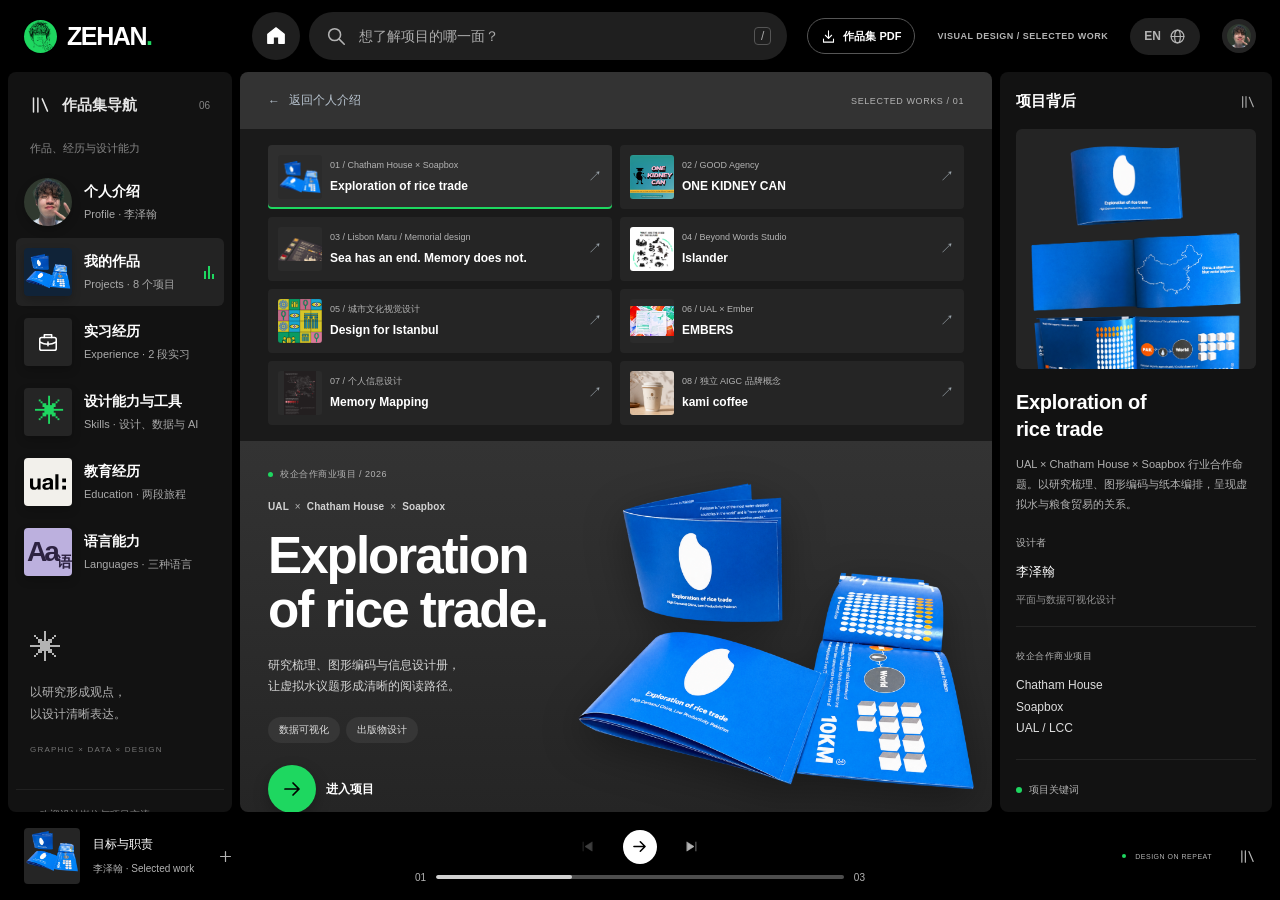
<file: work.html>
<!doctype html>
<html lang="zh-CN">
<head>
  <meta charset="UTF-8"><meta name="viewport" content="width=device-width, initial-scale=1">
  <meta name="theme-color" content="#121212">
  <meta name="description" content="UAL × Chatham House × Soapbox 校企合作项目。李泽翰通过数据可视化与出版物设计，将虚拟水研究转化为清晰的视觉叙事。">
  <title>作品 · Exploration of rice trade — 李泽翰</title>
  <link rel="icon" href="./favicon.svg" type="image/svg+xml">
  <link rel="stylesheet" href="./style.css"><link rel="stylesheet" href="./work.css">
  <link rel="stylesheet" href="./spotify.css?v=20261110-pdf">
</head>
<body class="work-page">
<svg class="icon-defs" xmlns="http://www.w3.org/2000/svg" aria-hidden="true"><defs>
<symbol id="i-home" viewBox="0 0 24 24"><path d="m3 10 9-7 9 7v10H15v-7H9v7H3Z"/></symbol>
<symbol id="i-search" viewBox="0 0 24 24"><circle cx="10.5" cy="10.5" r="6.5"/><path d="m16 16 5 5"/></symbol>
<symbol id="i-arrow" viewBox="0 0 24 24"><path d="M5 12h14m-6-6 6 6-6 6"/></symbol>
<symbol id="i-library" viewBox="0 0 24 24"><path d="M4 4v16M9 4v16m5-15 6 14"/></symbol>
<symbol id="i-globe" viewBox="0 0 24 24"><circle cx="12" cy="12" r="9"/><ellipse cx="12" cy="12" rx="4" ry="9"/><path d="M3 12h18"/></symbol>
<symbol id="i-plus" viewBox="0 0 24 24"><path d="M12 5v14M5 12h14"/></symbol>
<symbol id="i-check" viewBox="0 0 24 24"><path d="m5 12 4 4L19 6"/></symbol>
<symbol id="i-download" viewBox="0 0 24 24"><path d="M12 3v12m-5-5 5 5 5-5M4 16v5h16v-5"/></symbol>
<symbol id="i-share" viewBox="0 0 24 24"><path d="M12 16V3m-5 5 5-5 5 5M4 12v9h16v-9"/></symbol>
<symbol id="i-prev" viewBox="0 0 24 24"><path d="M5 5v14m14-14L8 12l11 7Z"/></symbol>
<symbol id="i-next" viewBox="0 0 24 24"><path d="M19 5v14M5 5l11 7-11 7Z"/></symbol>
<symbol id="i-education" viewBox="0 0 24 24"><path d="m2 9 10-5 10 5-10 5Zm4 3v6q6 4 12 0v-6m4-3v8"/></symbol>
<symbol id="i-person" viewBox="0 0 24 24"><circle cx="12" cy="7" r="4"/><path d="M4 21v-2a8 8 0 0 1 16 0v2"/></symbol>
<symbol id="i-briefcase" viewBox="0 0 24 24"><rect x="3" y="7" width="18" height="14" rx="2"/><path d="M8 7V4h8v3M3 12q9 5 18 0M12 12v4"/></symbol>
</defs></svg>
<a class="skip-link" href="#main">跳至主要内容</a>
<header class="topbar">
  <a class="wordmark" href="./index.html#profile" aria-label="李泽翰，首页"><span class="brand-disc"><img src="./assets/li-zehan-line-logo.png" alt="" width="1254" height="1254"></span>ZEHAN<span class="brand-dot">.</span></a>
  <div class="top-center"><a class="icon-button home-button" href="./index.html#profile" aria-label="回到个人档案"><svg><use href="#i-home"/></svg></a>
  <div class="search-wrap"><svg><use href="#i-search"/></svg><input id="search" type="search" placeholder="搜索作品、能力或联系方式" aria-label="搜索个人档案" autocomplete="off"><kbd>/</kbd><div id="search-results" class="search-results" hidden></div></div></div>
  <div class="top-right"><a class="portfolio-pdf-top" href="./downloads/Li-Zehan-Design-Portfolio.pdf" download="Li-Zehan-Design-Portfolio.pdf" aria-label="下载作品集 PDF"><svg viewBox="0 0 24 24" aria-hidden="true"><path d="M12 3v12m-5-5 5 5 5-5M4 16v5h16v-5"/></svg><span data-en="Portfolio PDF">作品集 PDF</span></a><span class="edition">VISUAL DESIGN / SELECTED WORK</span><button id="language-toggle" class="language-toggle" aria-label="Switch to English">EN <svg><use href="#i-globe"/></svg></button><a class="mini-avatar" href="./index.html#profile" aria-label="个人档案"><img src="./assets/li-zehan-portrait.png" alt="李泽翰" width="1080" height="1208" decoding="async"></a></div>
</header>
<div class="workspace">
<aside class="sidebar" aria-label="网站导航">
  <div class="library-heading"><svg><use href="#i-library"/></svg><span data-en="Portfolio">作品集导航</span><span class="collection-count">06</span></div>
  <div class="sidebar-label" data-en="PORTFOLIO INDEX">作品、经历与设计能力</div>
  <nav class="collection-nav">
    <a href="./index.html#profile" class="collection-item" data-section="profile"><span class="nav-art nav-profile"><img src="./assets/li-zehan-portrait.png" alt="" width="1080" height="1208" decoding="async"></span><span><strong data-en="Profile">个人介绍</strong><small data-en="Profile · Li Zehan">Profile · 李泽翰</small></span></a>
    <a href="./work.html" class="collection-item active" aria-current="page"><span class="nav-art nav-work"><img src="./assets/virtual-water-overview.png" alt=""></span><span><strong data-en="Selected works">我的作品</strong><small data-en="Projects · 8 projects">Projects · 8 个项目</small></span><span class="equalizer" aria-hidden="true"><i></i><i></i><i></i></span></a>
    <a href="./index.html#experience" class="collection-item" data-section="experience"><span class="nav-art nav-experience"><svg aria-hidden="true"><use href="#i-briefcase"/></svg></span><span><strong data-en="Internships">实习经历</strong><small data-en="Experience · 2 roles">Experience · 2 段实习</small></span></a>
    <a href="./index.html#skills" class="collection-item" data-section="skills"><span class="nav-art nav-skills">✳</span><span><strong data-en="Capabilities &amp; tools">设计能力与工具</strong><small data-en="Skills · Design, data & AI">Skills · 设计、数据与 AI</small></span></a>
    <a href="./index.html#education" class="collection-item" data-section="education"><span class="nav-art nav-education nav-ual-official"><img src="./assets/ual-official.svg" alt="UAL"></span><span><strong data-en="Education">教育经历</strong><small data-en="Education · 2 chapters">Education · 两段旅程</small></span></a>
    <a href="./index.html#languages" class="collection-item" data-section="languages"><span class="nav-art nav-languages">Aa<span>语</span></span><span><strong data-en="Languages">语言能力</strong><small data-en="Languages · 3 languages">Languages · 三种语言</small></span></a>
  </nav>
  <div class="sidebar-note"><span class="small-asterisk">✳</span><p data-en="Research-led ideas. Clear visual communication.">以研究形成观点，<br>以设计清晰表达。</p><span>GRAPHIC × DATA × DESIGN</span></div>
  <div class="sidebar-bottom"><span class="live-dot"></span><span data-en="Open to design opportunities.">欢迎设计岗位与项目交流。</span></div>
</aside>
<main id="main" class="main-panel work-main" tabindex="-1">
  <header class="work-page-header"><a href="./index.html" class="back-link"><span>←</span><span data-en="Back to profile">返回个人介绍</span></a><span>SELECTED WORKS / 01</span></header>
<nav id="projects" class="project-switcher" aria-label="作品项目选择"><a href="./work.html" class="active" aria-current="page"><img src="./assets/virtual-water-overview.png" alt="" width="48" height="48"><span><small>01 / Chatham House × Soapbox</small><strong>Exploration of rice trade</strong></span><span class="project-switch-arrow" aria-hidden="true">↗</span></a><a href="./good-agency.html"><img src="./assets/one-kidney-can-graduate-poster.png" alt="" width="48" height="48"><span><small>02 / GOOD Agency</small><strong>ONE KIDNEY CAN</strong></span><span class="project-switch-arrow" aria-hidden="true">↗</span></a><a href="./lisbon-maru.html"><img src="./assets/lisbon-maru-print-collection-transparent.png" alt="" width="48" height="48"><span><small>03 / Lisbon Maru / Memorial design</small><strong>Sea has an end. Memory does not.</strong></span><span class="project-switch-arrow" aria-hidden="true">↗</span></a><a href="./islander.html"><img src="./assets/islander-cover.png" alt="" width="48" height="48"><span><small>04 / Beyond Words Studio</small><strong>Islander</strong></span><span class="project-switch-arrow" aria-hidden="true">↗</span></a><a href="./istanbul.html"><img src="./assets/istanbul-pattern-system.png" alt="" width="48" height="48"><span><small data-en="05 / Cultural visual design">05 / 城市文化视觉设计</small><strong>Design for Istanbul</strong></span><span class="project-switch-arrow" aria-hidden="true">↗</span></a><a href="./ember.html"><img src="./assets/ember-research-spread.png" alt="" width="48" height="48"><span><small data-en="06 / UAL × Ember">06 / UAL × Ember</small><strong>EMBERS</strong></span><span class="project-switch-arrow" aria-hidden="true">↗</span></a><a href="./memory.html"><img src="./assets/memory-geography-poster.png" alt="" width="48" height="48"><span><small data-en="07 / Personal information design">07 / 个人信息设计</small><strong>Memory Mapping</strong></span><span class="project-switch-arrow" aria-hidden="true">↗</span></a><a href="./kami-coffee.html"><img src="./assets/kami-coffee-cup.png" alt="" width="48" height="48"><span><small data-en="08 / Independent AIGC brand concept">08 / 独立 AIGC 品牌概念</small><strong>kami coffee</strong></span><span class="project-switch-arrow" aria-hidden="true">↗</span></a></nav>
  <section class="project-hero" aria-labelledby="project-title">
    <div class="project-heading"><span class="project-label"><i></i><span data-en="LIVE INDUSTRY COLLABORATION / 2026">校企合作商业项目 / 2026</span></span><div class="collaboration-partners" aria-label="合作背景：UAL、Chatham House 与 Soapbox"><span>UAL</span><i>×</i><span>Chatham House</span><i>×</i><span>Soapbox</span></div><h1 id="project-title">Exploration<br>of rice trade<span>.</span></h1><p class="project-hero-zh" data-en="Research, visual encoding and editorial design turn virtual-water research into a structured reading experience.">研究梳理、图形编码与信息设计册，<br>让虚拟水议题形成清晰的阅读路径。</p><div class="project-tags"><span data-en="Data visualisation">数据可视化</span><span data-en="Editorial design">出版物设计</span></div><a href="#overview" class="project-cta"><svg><use href="#i-arrow"/></svg><span data-en="Explore the story">进入项目</span></a></div>
    <div class="project-hero-art"><img src="./assets/virtual-water-overview.png" width="1536" height="1024" alt="Exploration of rice trade 蓝色信息设计册封面和数据图表" fetchpriority="high" decoding="async"></div>
    <span class="hero-bottom-note">LI ZEHAN / GRAPHIC × DATA × DESIGN</span>
  </section>
  <nav class="project-chapter-nav" aria-label="项目章节"><a href="#overview" class="active" data-chapter="overview"><span>01</span><span data-en="Brief &amp; role">目标与职责</span></a><a href="#process" data-chapter="process"><span>02</span><span data-en="Design decisions">设计方法</span></a><a href="#outcomes" data-chapter="outcomes"><span>03</span><span data-en="Deliverables">交付成果</span></a></nav>
  <div class="project-body">
    <section id="overview" class="case-section" aria-labelledby="overview-title"><div class="section-heading"><div><span class="eyebrow">01 / THE QUESTION</span><h2 id="overview-title" data-en="Turning complex research into readable visual content">把复杂研究，转化为可阅读的视觉内容</h2></div></div><div class="case-intro"><p class="case-lead" data-en="For a UAL industry brief with Chatham House and Soapbox, I focused on China–Pakistan rice trade and developed the research synthesis, visualisations and editorial design.">在 UAL 与 Chatham House（英国皇家国际事务研究所）、Soapbox 的行业合作命题中，我以中巴大米贸易为切入点，完成研究梳理、数据可视化与信息设计册呈现。</p><p data-en="The design moves from geographic context to quantities and virtual-water flows. Rice-grain units communicate proportions, pictograms and lines express relationships, and page sequencing structures the reading experience.">设计重点是让读者逐步理解地理背景、贸易数量与虚拟水流向。我用米粒单元解释比例，以品类图标与连线表达关系，再通过跨页顺序建立阅读节奏，形成一套纸本视觉叙事。</p></div><dl class="project-specs"><div><dt data-en="PROJECT CONTEXT">项目背景</dt><dd data-en="University–industry brief">校企合作 · 行业命题</dd></div><div><dt data-en="MY CONTRIBUTION">我的贡献</dt><dd data-en="Research / Data visualisation / Editorial design">研究梳理 / 数据可视化 / 信息编排</dd></div><div><dt data-en="COLLABORATION">合作背景</dt><dd>UAL × Chatham House × Soapbox</dd></div><div><dt data-en="RESEARCH FOCUS">研究主题</dt><dd data-en="Virtual water & food trade">虚拟水与粮食贸易</dd></div><div><dt data-en="DESIGN PRACTICE">设计实践</dt><dd data-en="Information & editorial design">信息设计与编辑设计</dd></div><div><dt data-en="FORMAT">成果形式</dt><dd data-en="Printed booklet">纸本设计册</dd></div></dl><a class="collaboration-proof" href="https://www.arts.ac.uk/colleges/london-college-of-communication/stories/ma-design-for-data-visualisation-students-collaborate-with-chatham-house-and-soapbox" target="_blank" rel="noopener noreferrer"><span class="proof-mark"><svg><use href="#i-check"/></svg></span><span><strong data-en="Official collaboration story">查看 UAL 官方合作报道</strong><small data-en="Background to the UAL × Chatham House × Soapbox collaboration">UAL × Chatham House × Soapbox 合作背景可核验</small></span><span>↗</span></a></section>
    <section id="process" class="case-section" aria-labelledby="process-title"><div class="section-heading"><div><span class="eyebrow">02 / FROM DATA TO DESIGN</span><h2 id="process-title" data-en="From research to visual encoding and layout">从研究梳理，到图形编码与版式</h2></div></div><div class="process-track"><span>01</span><div><h3 data-en="Research &amp; narrative focus">梳理资料与叙事主线</h3><p data-en="Identify the key question in research reports and trade data, then define the scope and information hierarchy for the China–Pakistan case.">从研究报告与贸易数据中提炼核心问题，明确中巴大米贸易的叙事范围与信息层级。</p></div><small>RESEARCH</small></div><div class="process-track"><span>02</span><div><h3 data-en="Build the visual encoding">建立图形编码</h3><p data-en="Use rice-grain units for proportions, commodity pictograms for categories, and directional lines for trade relationships.">用米粒单元呈现比例，用品类图标区分农产品，以流向线组织产地、商品与进口地之间的关系。</p></div><small>VISUALISE</small></div><div class="process-track"><span>03</span><div><h3 data-en="Structure the editorial experience">组织版式与阅读顺序</h3><p data-en="Use a consistent blue visual language and page sequence to introduce maps, keys and data relationships progressively.">统一蓝色视觉语言与跨页编排，让地图、图例和数据关系在连续阅读中逐步展开。</p></div><small>COMPOSE</small></div></section>
    <section id="outcomes" class="case-section" aria-labelledby="outcomes-title"><div class="section-heading"><div><span class="eyebrow">03 / THE OUTCOME</span><h2 id="outcomes-title" data-en="Publication &amp; key spreads">信息设计册与关键跨页</h2></div><span class="section-counter" data-en="4 views">4 个视角</span></div><p class="gallery-description" data-en="Explore the booklet and its details. Select an image to view it larger.">从整体编排到图表细节。点击图片，可以放大查看。</p><div class="outcome-gallery"><figure class="outcome-frame gallery-wide"><button class="gallery-image-button" data-image="./assets/virtual-water-overview.png" aria-label="放大查看：设计册整体展示"><img src="./assets/virtual-water-overview.png" alt="设计册整体展示，蓝色封面和米粒比例图" loading="lazy" decoding="async"><span class="zoom-affordance">↗</span></button><figcaption><span>01 / PUBLICATION</span><span data-en="The complete visual story">整体视觉叙事</span></figcaption></figure><figure class="outcome-frame"><button class="gallery-image-button" data-image="./assets/virtual-water-spreads.png" aria-label="放大查看：封面与内页编排"><img src="./assets/virtual-water-spreads.png" alt="设计册封面、中国地图及中巴贸易数据跨页" loading="lazy" decoding="async"><span class="zoom-affordance">↗</span></button><figcaption><span>02 / SEQUENCE</span><span data-en="From context to quantities">从背景到数量</span></figcaption></figure><figure class="outcome-frame"><button class="gallery-image-button" data-image="./assets/virtual-water-trade-flow.png" aria-label="放大查看：虚拟水贸易流向图"><img src="./assets/virtual-water-trade-flow.png" alt="以品类图标和连线展示流向中国的虚拟水贸易" loading="lazy" decoding="async"><span class="zoom-affordance">↗</span></button><figcaption><span>03 / CONNECTIONS</span><span data-en="Tracing the trade flows">连接贸易流向</span></figcaption></figure><figure class="outcome-frame gallery-wide"><button class="gallery-image-button" data-image="./assets/virtual-water-legend-spread.png" aria-label="放大查看：图例与贸易关系跨页"><img src="./assets/virtual-water-legend-spread.png" alt="手持蓝色设计册，左页为图例，右页为虚拟水贸易关系图" loading="lazy" decoding="async"><span class="zoom-affordance">↗</span></button><figcaption><span>04 / READING THE DATA</span><span data-en="A key to the visual language">读懂图形语言</span></figcaption></figure></div></section>
    <aside class="case-reference"><span class="eyebrow">RESEARCH REFERENCE</span><p>King, R. (2025). <cite>The water footprints of global food and agriculture trade: Why the ‘virtual water’ use hidden in supply chains is critical to sustainability.</cite> London: Chatham House.</p><a class="text-link" href="https://www.chathamhouse.org/sites/default/files/2025-12/2025-12-19-water-footprints-global-food-agriculture-trade-king.pdf" target="_blank" rel="noopener noreferrer" data-en="Read the research paper ↗">阅读研究报告 ↗</a></aside>
    <div class="project-end"><a class="text-link" href="./good-agency.html" data-en="Next project: ONE KIDNEY CAN ↗">下一个项目：ONE KIDNEY CAN ↗</a><a href="./index.html#contact" class="outline-button"><span data-en="Discuss design opportunities">交流设计机会</span><svg><use href="#i-arrow"/></svg></a></div>
    <footer class="page-footer"><div class="footer-mark">ZEHAN<span>.</span></div><p data-en="From research and concepts to visual outcomes.">从研究与概念，到可见的设计成果。</p><span>© <span id="year">2026</span> LI ZEHAN<span class="footer-divider">/</span>SELECTED WORKS</span></footer>
  </div>
</main>
<aside class="about-panel project-aside" aria-labelledby="about-title"><div class="about-panel-heading"><h2 id="about-title" data-en="Behind the project">项目背后</h2><svg><use href="#i-library"/></svg></div><div class="about-cover"><img src="./assets/virtual-water-spreads.png" alt="蓝色信息设计册" decoding="async"></div><h3>Exploration of<br>rice trade</h3><p class="about-description" data-en="A UAL × Chatham House × Soapbox industry brief, combining research, visual encoding and editorial design to explain virtual water in food trade.">UAL × Chatham House × Soapbox 行业合作命题。以研究梳理、图形编码与纸本编排，呈现虚拟水与粮食贸易的关系。</p><div class="about-detail"><span data-en="DESIGNED BY">设计者</span><strong data-en="Li Zehan">李泽翰</strong><small data-en="Graphic & data visualisation design">平面与数据可视化设计</small></div><div class="partner-summary"><span data-en="LIVE INDUSTRY BRIEF">校企合作商业项目</span><strong>Chatham House<br>Soapbox<br>UAL / LCC</strong></div><div class="current-chapter"><div><span class="live-dot"></span><span data-en="IN THIS PROJECT">项目关键词</span></div><strong data-en="Virtual water · Food trade">虚拟水 · 粮食贸易</strong><p data-en="Research / Visualisation / Publication">研究 / 可视化 / 出版物</p></div><a class="download-button" href="#outcomes"><svg><use href="#i-arrow"/></svg><span data-en="View deliverables">查看交付成果</span><span>↗</span></a></aside></div><footer class="reading-bar" aria-label="项目浏览进度"><div class="now-reading"><div class="tiny-cover"><img src="./assets/virtual-water-overview.png" alt="" width="1080" height="1208" decoding="async"></div><div><strong id="reading-title">目标与职责</strong><small data-en="Li Zehan · Selected work">李泽翰 · Selected work</small></div><button id="footer-save" class="icon-button" aria-label="收藏项目" aria-pressed="false"><svg><use href="#i-plus"/></svg></button></div><div class="reading-controls"><div class="control-buttons"><button id="previous-section" class="icon-button" aria-label="上一节"><svg><use href="#i-prev"/></svg></button><button id="next-section" class="next-button" aria-label="浏览下一节"><svg><use href="#i-arrow"/></svg></button><button id="last-section" class="icon-button" aria-label="跳至成果展示"><svg><use href="#i-next"/></svg></button></div><div class="reading-progress"><span id="section-number">01</span><div class="progress-track"><div id="progress-fill"></div></div><span>03</span></div></div><div class="bar-caption"><span class="live-dot"></span><span data-en="DESIGN ON REPEAT">DESIGN ON REPEAT</span><svg><use href="#i-library"/></svg></div></footer>
<nav class="mobile-nav" aria-label="移动端导航"><a href="./index.html"><svg><use href="#i-person"/></svg><span data-en="Profile">个人</span></a><a href="./work.html" class="active" aria-current="page"><svg><use href="#i-library"/></svg><span data-en="Work">作品</span></a><a href="./index.html#experience"><svg><use href="#i-briefcase"/></svg><span data-en="Internships">实习</span></a><a href="./index.html#education"><svg><use href="#i-education"/></svg><span data-en="Education">教育</span></a><a href="./index.html#languages"><svg><use href="#i-globe"/></svg><span data-en="Languages">语言</span></a></nav><div id="toast" class="toast" role="status" aria-live="polite"></div><dialog id="image-dialog"><button class="dialog-close" id="close-image" aria-label="关闭图片">×</button><img id="lightbox-image" alt=""><p id="lightbox-caption"></p></dialog><script src="./work.js"></script></body></html>
</file>
<file: style.css>
@charset "UTF-8";
:root{--bg:#000;--panel:#121212;--surface:#181818;--hover:#282828;--text:#fff;--muted:#b3b3b3;--green:#1ed760;--font:"Helvetica Neue",Arial,"PingFang SC","Microsoft YaHei",sans-serif}
*{box-sizing:border-box}html{scroll-behavior:smooth;scroll-padding-top:24px}body{margin:0;background:var(--bg);color:var(--text);font-family:var(--font);font-size:14px;-webkit-font-smoothing:antialiased}button,input,a{-webkit-tap-highlight-color:transparent}button,input{font:inherit}button,a{touch-action:manipulation}button{cursor:pointer;color:inherit}a{color:inherit;text-decoration:none}button{border:0;background:none}svg{width:22px;height:22px;fill:none;stroke:currentColor;stroke-width:1.7;stroke-linecap:round;stroke-linejoin:round;flex-shrink:0}button:focus-visible,a:focus-visible,input:focus-visible{outline:2px solid var(--green);outline-offset:5px}button:disabled{opacity:.35;cursor:default}button:not(:disabled),a{transition:background-color .18s,color .18s,transform .18s}button:not(:disabled):active{transform:scale(.97)}.icon-defs{position:absolute;width:0;height:0;overflow:hidden}.skip-link{position:fixed;top:-70px;left:16px;background:var(--green);color:#000;padding:14px;z-index:100}.skip-link:focus{top:8px}.topbar{height:76px;display:flex;align-items:center;padding:0 24px;gap:24px}.wordmark{font-size:25px;letter-spacing:-1.5px;font-weight:900;display:flex;align-items:center;min-width:221px}.brand-dot{color:var(--green)}.brand-disc{height:33px;width:33px;border-radius:50%;background:var(--green);margin-right:10px;display:flex;flex-direction:column;align-items:center;justify-content:center;gap:3px;transform:rotate(-18deg)}.brand-disc i{width:18px;height:3px;border-radius:100%;background:#000}.brand-disc i:nth-child(2){width:14px}.brand-disc i:nth-child(3){width:10px}.top-center{display:flex;align-items:center;gap:9px;flex:1;max-width:560px}.icon-button{width:42px;height:42px;display:inline-flex;align-items:center;justify-content:center;color:var(--muted);border-radius:50%;flex-shrink:0}.icon-button:hover{color:#fff;background:#ffffff10}.home-button{width:46px;height:46px;background:#1f1f1f;color:#fff}.home-button svg{fill:currentColor;stroke-width:1.3}.search-wrap{position:relative;display:flex;align-items:center;width:100%;height:46px;background:#1f1f1f;border-radius:50px;padding:0 16px;gap:10px;box-shadow:inset 0 0 0 1px transparent}.search-wrap:focus-within{box-shadow:inset 0 0 0 2px #fff}.search-wrap>svg{color:#b3b3b3}.search-wrap input{border:none;background:none;outline:none;color:white;min-width:0;width:100%;font-size:13px}.search-wrap input:focus-visible{outline:none}.search-wrap input::placeholder{color:#aaa}.search-wrap kbd{font:12px var(--font);border:1px solid #555;border-radius:4px;color:#aaa;padding:1px 6px}.search-results{position:absolute;z-index:20;top:54px;left:0;right:0;background:#282828;border-radius:8px;padding:8px;box-shadow:0 8px 24px #0009}.search-result{display:block;padding:12px;border-radius:5px;font-size:13px}.search-result:hover{background:#ffffff14}.search-empty{padding:12px;color:var(--muted);font-size:13px}.top-right{display:flex;align-items:center;gap:22px;margin-left:auto}.edition{font-size:9px;font-weight:600;color:#8d8d8d;letter-spacing:1.2px;white-space:nowrap}.language-toggle{display:flex;align-items:center;gap:8px;font-size:11px;font-weight:700;padding:10px 0;color:#b3b3b3}.language-toggle svg{width:17px;height:17px}.language-toggle:hover{color:white}.mini-avatar{width:34px;height:34px;border-radius:50%;border:5px solid #242424;background:#cac3b3;color:#242424;font-size:14px;font-weight:800;display:grid;place-items:center}.workspace{display:grid;grid-template-columns:238px minmax(0,1fr) 264px;gap:8px;padding:0 8px;height:calc(100dvh - 162px);min-height:480px}.sidebar,.main-panel,.about-panel{background:var(--panel);border-radius:8px}.sidebar{padding:24px 12px;display:flex;flex-direction:column;overflow:auto}.library-heading{display:flex;align-items:center;gap:11px;color:#e5e5e5;padding:0 10px;font-size:14px;font-weight:700}.library-heading svg{width:21px}.collection-count{margin-left:auto;font-size:10px;color:#858585;font-weight:400}.sidebar-label{font-size:10px;color:#868686;padding:27px 10px 13px;letter-spacing:1px}.collection-nav{display:flex;flex-direction:column;gap:5px}.collection-item{display:flex;align-items:center;gap:11px;border-radius:5px;padding:9px 8px;min-height:68px}.collection-item:hover{background:#202020}.collection-item.active{background:#242424}.collection-item strong{display:block;font-size:13px;letter-spacing:.1px;font-weight:600}.collection-item small{display:block;font-size:10px;color:#aaa;margin-top:8px}.collection-item.active strong{color:var(--green)}.nav-art{width:46px;height:46px;flex-shrink:0;overflow:hidden;display:flex;align-items:center;justify-content:center;position:relative;font-weight:900;line-height:1;letter-spacing:-3px}.nav-profile{background:#d4d0c6;color:#303630;font-size:38px}.nav-profile span{font-size:30px;transform:translate(-4px,6px)}.nav-education{background:#c3492e;color:#101010;font-size:23px;letter-spacing:-2px}.nav-education span{font-size:17px;align-self:flex-end;margin-bottom:10px}.nav-languages{background:#bcb0de;color:#2d2241;font-size:28px}.nav-languages span{font-size:15px;transform:translateY(9px)}.equalizer{margin-left:auto;display:flex;align-items:flex-end;gap:2px;height:13px;padding-right:2px}.equalizer i{background:var(--green);width:2px;height:8px;transform-origin:center bottom;animation:music-bounce .86s ease-in-out infinite}.equalizer i:nth-child(2){height:13px;animation-duration:1.13s;animation-delay:-.38s}.equalizer i:nth-child(3){height:5px;animation-duration:.71s;animation-delay:-.19s}.sidebar-note{margin-top:auto;padding:46px 12px 34px}.small-asterisk{font-size:42px;line-height:1;color:#d2d2c9}.sidebar-note p{font-size:13px;line-height:1.9;color:#b3b3b3;margin:18px 0 14px}.sidebar-note>span:last-child{font-size:8px;letter-spacing:1.2px;color:#747474}.sidebar-bottom{border-top:1px solid #ffffff10;padding:18px 10px 0;display:flex;align-items:center;gap:8px;font-size:10px;color:#888}.live-dot{width:6px;height:6px;background:var(--green);border-radius:50%;display:inline-block;flex-shrink:0}.main-panel{overflow-y:auto;scroll-behavior:smooth;scrollbar-width:thin;scrollbar-color:#ffffff25 transparent;position:relative;isolation:isolate}.profile-section{background:linear-gradient(135deg,#4a5147 0%,#3e453c 50%,#2e342d 100%);position:relative;overflow:hidden}.section-topline{display:flex;justify-content:space-between;padding:24px 28px 0;color:#d7dbd1;font-size:8px;letter-spacing:2px}.profile-hero{display:flex;align-items:center;gap:27px;padding:40px 28px 36px;min-height:308px}.profile-art{width:205px;height:205px;flex-shrink:0;background:#d8d4c9;position:relative;color:#232c25;overflow:hidden;box-shadow:0 8px 28px #0005;transform:rotate(-3deg)}.art-grid{position:absolute;inset:0;background-image:linear-gradient(#303a2c12 1px,transparent 1px),linear-gradient(90deg,#303a2c12 1px,transparent 1px);background-size:25.6px 25.6px}.art-corner{position:absolute;top:12px;left:13px;font-size:7px;font-weight:700;line-height:1.4;letter-spacing:.5px}.art-letter{position:absolute;top:32px;left:15px;font-size:162px;line-height:.9;letter-spacing:-30px;font-weight:900;transform:scaleX(1.12) rotate(-7deg)}.art-letter span{font-style:italic;font-size:132px;display:inline-block;transform:translate(-2px,16px)}.art-bottom{position:absolute;bottom:11px;left:12px;right:12px;display:flex;justify-content:space-between;font-size:7px;font-weight:700;letter-spacing:.5px}.hero-copy{min-width:0;flex:1}.profile-type{display:flex;align-items:center;gap:7px;font-size:11px;font-weight:500;letter-spacing:1.5px;color:#e0e6dc}.status-spark{font-size:19px;line-height:1;color:#dbe5d5}.hero-copy h1{font-size:clamp(44px,5.3vw,85px);font-weight:800;letter-spacing:-3px;line-height:1.1;margin:13px 0 6px;white-space:nowrap}.name-period{color:#d5dbcb}.roman-name{font-size:11px;letter-spacing:4px;font-weight:700;color:#e0e4dc;margin:0 0 17px}.hero-description{font-size:12px;color:#e2e6dc;line-height:1.9;margin:0 0 17px;letter-spacing:.5px}.hero-meta{display:flex;align-items:center;flex-wrap:wrap;gap:8px;font-size:10px;color:#d8ded4}.hero-meta strong{font-weight:600;color:#fff}.main-body{padding:0 28px;background:linear-gradient(#242b2244 0%,#121212 210px)}.profile-actions{display:flex;align-items:center;gap:15px;padding:23px 0 26px}.explore-button{width:53px;height:53px;display:grid;place-items:center;border-radius:50%;background:var(--green);color:#000;box-shadow:0 8px 24px #0004}.explore-button svg{width:28px;height:28px;stroke:none;fill:currentColor;margin-left:-3px}.explore-button:hover{background:#3be477;transform:scale(1.05)}.outline-button{display:inline-flex;align-items:center;justify-content:center;gap:8px;border:1px solid #727272;border-radius:9999px;padding:10px 17px;font-size:11px;font-weight:700;letter-spacing:.5px}.outline-button svg{width:15px;height:15px}.outline-button:hover{border-color:#fff;transform:scale(1.02)}.outline-button[aria-pressed=true]{color:var(--green);border-color:#547c57}.action-note{margin-left:auto;color:#93998f;font-size:10px;letter-spacing:.6px}.facts-section{display:grid;grid-template-columns:1.45fr .75fr .8fr 1fr;gap:10px;border-bottom:1px solid #ffffff12;padding:0 0 24px;margin-bottom:32px}.fact>span{display:block;font-size:9px;color:#a5a8a0;margin-bottom:11px;letter-spacing:1.4px}.fact strong{font-size:13px;font-weight:500;letter-spacing:.5px}.section-heading{display:flex;align-items:flex-end;justify-content:space-between;gap:12px;margin-bottom:22px}.eyebrow{display:block;font-size:8px;letter-spacing:2px;color:#8b8b8b;font-weight:500;margin-bottom:10px}.section-heading h2{font-size:21px;line-height:1.3;margin:0;font-weight:700;letter-spacing:-.4px}.section-counter{font-size:9px;color:#989898;white-space:nowrap;margin-bottom:3px;letter-spacing:.5px}.education-section{scroll-margin-top:24px}.education-table{width:100%}.table-heading,.education-row{display:grid;grid-template-columns:24px minmax(180px,1fr) 153px 54px;align-items:center;gap:8px}.table-heading{padding:0 10px 11px;color:#939393;font-size:8px;letter-spacing:1px;border-bottom:1px solid #ffffff16}.education-row{text-align:left;width:100%;padding:13px 10px;border-radius:5px;min-height:82px}.education-row:hover{background:#ffffff0d}.track-number{font-size:11px;color:#989898;font-variant-numeric:tabular-nums}.degree-info{display:flex;align-items:center;gap:12px;min-width:0}.degree-art{display:flex;flex-direction:column;justify-content:space-between;width:46px;height:48px;padding:5px;flex-shrink:0;color:#131313;box-shadow:0 3px 10px #0004}.bachelor-art{background:#c64d31}.master-art{background:#b2bbd0}.degree-art b{font-size:15px;line-height:1;letter-spacing:-1px}.degree-art>span{font-size:6px;letter-spacing:.7px;line-height:1.3}.degree-info strong{display:block;font-size:12px;font-weight:500;margin-bottom:8px;white-space:nowrap}.degree-info small{display:block;font-size:9px;color:#a3a3a3}.degree-date{font-size:9px;color:#acacac;font-variant-numeric:tabular-nums}.degree-status{font-size:10px;color:#acacac;text-align:right;white-space:nowrap}.degree-status.current{display:flex;align-items:center;justify-content:flex-end;gap:5px;color:var(--green)}.degree-status i{height:5px;width:5px;background:currentColor;border-radius:50%;flex-shrink:0}.education-footnote{margin:4px 0 0 43px;font-size:8px;color:#868686;letter-spacing:.3px}.languages-section{margin-top:36px;scroll-margin-top:25px}.language-grid{display:grid;grid-template-columns:repeat(3,minmax(0,1fr));gap:16px}.language-card{min-width:0;padding:0 0 11px;border-radius:6px;transition:background .2s}.language-art{width:100%;aspect-ratio:1.1;position:relative;overflow:hidden;padding:11px;box-shadow:0 8px 20px #0003}.language-art-meta{font-size:7px;letter-spacing:1px;font-weight:600;position:absolute;top:12px;left:12px}.language-art-footer{position:absolute;left:12px;bottom:11px;font-size:6px;letter-spacing:.6px;font-weight:700}.language-art b{font-weight:800;font-size:60px;letter-spacing:-6px;line-height:1;position:absolute;top:29%;left:13%}.language-art b>span{display:inline-block;transform:translateY(23px)}.language-art b>i{font-size:31px;font-style:normal;position:absolute;top:54%;right:-28px}.mandarin-art{background:#c1c9a4;color:#233526}.mandarin-art:after{content:"";width:160px;height:160px;border:1px solid #23352620;border-radius:50%;position:absolute;left:-52px;bottom:-77px;box-shadow:0 0 0 13px #23352608,0 0 0 28px #23352606}.english-art{background:#a79bc5;color:#2d2043}.english-art b{font-size:80px;top:22%;left:8%;letter-spacing:-7px;font-weight:800;transform:rotate(-9deg)}.english-art b span{display:block;transform:translate(26px,-17px)}.english-art:after{content:"✳";font-size:68px;font-weight:300;position:absolute;right:8px;bottom:28px;opacity:.2}.cantonese-art{background:#c9754d;color:#321b11}.cantonese-art b{transform:rotate(-8deg)}.cantonese-art:after{content:"";width:140%;height:30px;border-top:1px solid #351a1322;border-bottom:1px solid #351a1322;position:absolute;bottom:34px;left:-20%;transform:rotate(-28deg)}.language-card h3{margin:15px 0 6px;font-size:13px;font-weight:600}.language-card p{margin:0;font-size:10px;color:#a3a3a3}.contact-section{margin-top:38px;border-top:1px solid #ffffff12;padding-top:30px;scroll-margin-top:22px}.contact-grid{display:grid;grid-template-columns:1fr 1fr;gap:8px 20px}.contact-item{display:flex;justify-content:space-between;align-items:center;padding:11px 0;border-bottom:1px solid #ffffff0d;min-width:0;gap:4px}.contact-item a{min-width:0}.contact-item small{display:block;font-size:8px;letter-spacing:1px;color:#999;margin-bottom:7px}.contact-item strong{font-size:11px;font-weight:500;overflow-wrap:anywhere}.contact-item a:hover strong{color:var(--green);text-decoration:underline}.copy-button{width:32px;height:32px;display:grid;place-items:center;color:#999;border-radius:50%;flex-shrink:0}.copy-button:hover{background:#ffffff15;color:#fff}.copy-button svg{width:15px;height:15px}.page-footer{margin:40px 0 0;padding:30px 0 34px;border-top:1px solid #ffffff15}.footer-mark{font-size:23px;letter-spacing:-1px;font-weight:900}.footer-mark>span{color:var(--green)}.page-footer p{font-size:10px;color:#aaa;letter-spacing:.5px;margin:10px 0 28px}.page-footer>span{font-size:7px;letter-spacing:1px;color:#777}.footer-divider{margin:0 12px}.about-panel{padding:22px 18px;overflow:auto;scrollbar-width:thin;scrollbar-color:#ffffff25 transparent}.about-panel-heading{display:flex;align-items:center;justify-content:space-between;margin-bottom:21px}.about-panel-heading h2{font-size:12px;margin:0;font-weight:600}.about-panel-heading svg{width:16px;height:16px;color:#aaa}.about-cover{height:224px;position:relative;background:#c3b9a8;overflow:hidden;color:#272a25}.about-cover>span{position:absolute;left:16px;top:33px;font-size:40px;line-height:.98;font-weight:800;letter-spacing:-2px}.about-cover em{font-family:Georgia,serif;font-weight:400;font-size:48px;letter-spacing:-3px}.about-cover>small{position:absolute;bottom:14px;left:15px;font-size:6px;letter-spacing:1.2px;z-index:1}.orbit{position:absolute;border:1px solid #555e4566;border-radius:50%;width:260px;height:120px;transform:rotate(-53deg);right:-108px;top:105px}.orbit-two{transform:rotate(-36deg)}.orbit-three{transform:rotate(-18deg)}.about-panel h3{font-size:18px;letter-spacing:-.5px;margin:24px 0 13px}.about-description{font-size:11px;line-height:1.95;color:#acacac;margin:0}.about-detail{margin-top:27px;border-bottom:1px solid #ffffff13;padding-bottom:21px}.about-detail>span{display:block;font-size:8px;color:#8d8d8d;letter-spacing:1px;margin-bottom:12px}.about-detail strong{font-size:12px;display:block;font-weight:500;margin-bottom:7px}.about-detail small{font-size:8px;color:#929292}.current-chapter{margin-top:23px}.current-chapter>div{display:flex;align-items:center;gap:7px;font-size:8px;letter-spacing:1px;color:#b3b3b3}.current-chapter>strong{font-size:12px;font-weight:500;display:block;margin-top:13px}.current-chapter p{font-size:9px;color:#999;margin:8px 0 23px}.download-button{display:flex;align-items:center;justify-content:center;gap:8px;width:100%;background:#252525;padding:12px 9px;border-radius:40px;font-size:10px;font-weight:600}.download-button svg{width:14px;height:14px}.download-button>span:last-child{margin-left:auto;margin-right:6px;color:#aaa}.download-button:hover{background:#333}.reading-bar{height:86px;display:grid;grid-template-columns:1fr 1.3fr 1fr;align-items:center;padding:0 24px;gap:30px}.now-reading{display:flex;align-items:center;gap:13px;min-width:0}.tiny-cover{width:47px;height:47px;display:flex;align-items:center;justify-content:center;background:#d8d4c9;color:#283329;font-size:38px;line-height:1;letter-spacing:-10px;font-weight:800;padding-right:10px;flex-shrink:0}.tiny-cover>span{font-size:29px;transform:translateY(6px)}.now-reading strong{font-size:11px;font-weight:500;display:block;margin-bottom:6px}.now-reading small{font-size:8px;color:#929292;white-space:nowrap}.now-reading .icon-button{width:28px;height:28px;margin-left:4px}.now-reading .icon-button svg{width:17px;height:17px}.reading-controls{max-width:450px;width:100%;justify-self:center}.control-buttons{display:flex;justify-content:center;gap:18px;align-items:center}.control-buttons>.icon-button{width:26px;height:26px}.control-buttons>.icon-button svg{width:15px;height:15px;fill:currentColor;stroke-width:1px}.next-button{height:29px;width:29px;display:grid;place-items:center;border-radius:50%;background:#fff;color:#000}.next-button:hover{transform:scale(1.08);background:var(--green)}.next-button svg{width:19px;height:19px;stroke-width:2}.reading-progress{display:flex;align-items:center;gap:10px;margin-top:8px;color:#858585;font-size:7px}.progress-track{height:3px;background:#444;border-radius:5px;flex:1;overflow:hidden}#progress-fill{width:33.333%;height:100%;background:#d1d1d1;border-radius:5px;transition:width .4s}.bar-caption{justify-self:end;display:flex;align-items:center;gap:9px;color:#8b8b8b;font-size:8px;letter-spacing:1px}.bar-caption svg{margin-left:18px;width:17px;height:17px}.bar-caption .live-dot{width:4px;height:4px}.toast{position:fixed;bottom:104px;left:50%;transform:translate(-50%,20px);padding:13px 22px;background:#f4f4f4;color:#121212;box-shadow:0 8px 24px #0006;border-radius:7px;font-size:12px;z-index:50;opacity:0;pointer-events:none;transition:opacity .2s,transform .2s;max-width:90vw;overflow-wrap:anywhere}.toast.visible{opacity:1;transform:translate(-50%,0)}dialog{background:#202020;border:1px solid #484848;border-radius:12px;color:#fff;padding:38px;max-width:440px;width:calc(100% - 40px);box-shadow:0 8px 32px #0009}dialog::backdrop{background:#000b;backdrop-filter:blur(4px)}dialog h2{font-size:25px;margin:18px 0}dialog p{color:#b3b3b3;font-size:13px;line-height:1.7}#dialog-date{font-size:17px;margin:24px 0 8px;letter-spacing:1px}#dialog-status{color:var(--green);margin-bottom:28px;font-size:12px}.dialog-close{position:absolute;right:15px;top:10px;font-size:27px;color:#aaa;width:32px;height:32px}.dialog-close:hover{color:#fff}.mobile-nav{display:none}
@media(min-width:1600px){.workspace{grid-template-columns:260px minmax(0,1fr) 290px}.profile-hero{padding:46px 36px;gap:36px}.profile-art{height:240px;width:240px}.art-letter{font-size:190px;top:39px}.art-letter span{font-size:151px}.main-body{padding:0 36px}.profile-hero h1{font-size:92px}.about-cover{height:255px}.language-art b{font-size:75px}.english-art b{font-size:95px}.section-topline{padding-left:36px;padding-right:36px}.language-art{aspect-ratio:1.3}}
@media(max-width:1279px){.workspace{grid-template-columns:205px minmax(0,1fr)}.about-panel{display:none}.wordmark{min-width:188px}.top-center{max-width:520px}.edition{display:none}.profile-hero{gap:28px;padding:34px 28px}.profile-art{width:200px;height:200px}.hero-copy h1{font-size:72px}.hero-description{font-size:12px}.main-body{padding:0 28px}.table-heading,.education-row{grid-template-columns:24px minmax(180px,1fr) 160px 70px}.sidebar{padding-left:8px;padding-right:8px}.collection-item small{font-size:9px}.library-heading{font-size:13px}.nav-art{width:40px;height:42px}.language-art b{font-size:70px}.english-art b{font-size:86px}.language-art{aspect-ratio:1.35}.sidebar-note{padding-left:12px}.language-art b{top:23%}}
@media(max-width:1023px){.topbar{padding:0 18px}.workspace{grid-template-columns:180px minmax(0,1fr)}.wordmark{min-width:161px;font-size:22px}.brand-disc{width:29px;height:29px}.collection-item{padding:8px 5px;gap:8px}.collection-item strong{font-size:12px}.collection-item small{font-size:8px}.sidebar-label{font-size:9px}.library-heading{font-size:12px;gap:8px}.library-heading svg{width:18px}.profile-art{width:158px;height:174px}.art-letter{font-size:131px;left:9px;top:33px;letter-spacing:-24px}.art-letter span{font-size:106px}.art-bottom{font-size:6px}.profile-hero{gap:22px;padding:36px 24px 30px}.hero-copy h1{font-size:57px}.hero-description{font-size:11px}.hero-meta{font-size:9px}.roman-name{font-size:9px;margin-bottom:12px}.section-topline{padding-left:24px;padding-right:24px;font-size:7px}.main-body{padding:0 24px}.section-heading h2{font-size:19px}.table-heading,.education-row{grid-template-columns:20px minmax(174px,1fr) 122px 44px;gap:5px}.education-row{padding:12px 3px}.table-heading{padding-left:3px;padding-right:3px}.degree-date{font-size:8px}.degree-info{gap:8px}.degree-info strong{font-size:11px}.degree-info small{font-size:8px}.degree-art{width:40px;height:44px}.language-art{aspect-ratio:1}.language-art b{font-size:53px;top:29%;left:10%;letter-spacing:-6px}.english-art b{font-size:68px;top:22%;letter-spacing:-5px}.language-art b>i{right:-24px;font-size:24px}.language-art-meta{font-size:6px;top:9px;left:9px}.language-art-footer{font-size:5px;left:9px}.english-art:after{font-size:45px}.contact-grid{column-gap:15px}.contact-item strong{font-size:10px}.reading-bar{padding:0 16px;gap:16px}.bar-caption{font-size:7px;gap:6px}.bar-caption svg{margin-left:8px}.top-right{gap:16px}.top-center{gap:8px}.action-note{font-size:9px}.hero-meta{gap:5px}}
@media(max-width:767px){body{background:#121212}.topbar{height:65px;padding:0 18px;gap:16px;background:#080808}.wordmark{font-size:22px;min-width:auto}.brand-disc{width:28px;height:28px;margin-right:8px}.top-center{margin-left:auto;max-width:245px}.home-button,.search-wrap kbd{display:none}.search-wrap{height:38px;padding:0 12px;gap:7px}.search-wrap>svg{width:17px;height:17px}.search-wrap input{font-size:10px}.top-right{margin-left:0;gap:10px}.language-toggle{font-size:10px}.language-toggle svg,.mini-avatar{display:none}.workspace{display:block;padding:0;height:auto;min-height:0}.sidebar,.about-panel{display:none}.main-panel{border-radius:0;overflow:visible}.profile-section{scroll-margin-top:0}.section-topline{padding:22px 22px 0;font-size:7px;letter-spacing:1.5px}.profile-hero{gap:22px;padding:32px 22px}.profile-art{width:165px;height:180px}.art-letter{font-size:140px;left:10px}.art-letter span{font-size:110px}.hero-copy h1{font-size:61px;letter-spacing:-2px;margin-top:12px}.profile-type{font-size:9px;letter-spacing:1px}.status-spark{font-size:16px}.roman-name{font-size:9px;letter-spacing:3px}.hero-description{font-size:11px;line-height:1.85}.hero-meta{font-size:9px;line-height:1.7}.main-body{padding:0 22px}.profile-actions{padding:22px 0 25px;gap:12px}.explore-button{width:50px;height:50px}.facts-section{margin-bottom:30px;padding-bottom:24px}.fact strong{font-size:12px}.fact>span{font-size:8px}.section-heading h2{font-size:21px}.table-heading,.education-row{grid-template-columns:22px minmax(190px,1fr) 130px 52px;gap:5px}.degree-date{font-size:9px}.degree-info strong{font-size:12px}.degree-info small{font-size:9px}.degree-art{width:44px;height:46px}.education-row{padding:12px 3px}.education-footnote{margin-left:30px;font-size:9px}.languages-section{margin-top:34px}.language-grid{gap:14px}.language-art{aspect-ratio:1.1}.language-art b{font-size:60px}.english-art b{font-size:78px}.language-art-meta{font-size:6px}.language-art-footer{font-size:5px}.language-card h3{font-size:13px}.contact-item strong{font-size:12px}.page-footer{padding-bottom:110px}.reading-bar{display:none}.mobile-nav{display:flex;position:fixed;bottom:0;left:0;right:0;background:#080808ed;backdrop-filter:blur(16px);z-index:30;padding:9px 16px max(10px,env(safe-area-inset-bottom));height:calc(65px + env(safe-area-inset-bottom));border-top:1px solid #ffffff0b;justify-content:space-around}.mobile-nav a{display:flex;align-items:center;justify-content:center;flex-direction:column;gap:5px;width:80px;color:#a5a5a5;font-size:9px;letter-spacing:1px}.mobile-nav svg{width:20px;height:20px}.mobile-nav a.active{color:var(--green)}.toast{bottom:84px}.contact-section{margin-top:30px}.search-results{top:46px;left:auto;right:0;width:260px}.action-note{font-size:10px}}
@media(max-width:575px){.topbar{gap:14px}.top-center{max-width:190px}.search-wrap input{font-size:10px}.top-right{gap:0}.profile-hero{padding:32px 22px 30px;gap:18px;align-items:flex-end}.profile-art{width:126px;height:147px}.art-corner{font-size:5px;top:9px;left:9px}.art-letter{font-size:109px;letter-spacing:-21px;top:32px;left:7px}.art-letter span{font-size:84px;transform:translate(-2px,9px)}.art-bottom{left:8px;right:8px;bottom:9px;font-size:5px}.hero-copy h1{font-size:48px;margin:10px 0 7px}.hero-description{font-size:10px;letter-spacing:0;margin-bottom:9px;line-height:1.8}.profile-type{font-size:8px}.roman-name{font-size:8px;letter-spacing:2.5px;margin-bottom:13px}.hero-meta{font-size:8px;gap:4px}.hero-meta .dot-separator{display:none}.hero-meta>span:last-child{display:none}.section-topline{font-size:6px;letter-spacing:1px}.action-note{display:none}.facts-section{grid-template-columns:1.3fr .65fr .7fr 1fr;gap:7px}.fact strong{font-size:11px}.fact>span{letter-spacing:.8px}.section-heading{margin-bottom:18px}.section-heading h2{font-size:19px}.section-counter{font-size:8px}.eyebrow{font-size:7px;letter-spacing:1.6px}.table-heading{grid-template-columns:20px 1fr 55px}.table-heading>span:nth-child(3){display:none}.education-row{grid-template-columns:20px minmax(0,1fr) 55px;position:relative;padding-top:13px;padding-bottom:26px;min-height:87px}.degree-info{gap:9px}.degree-info strong{font-size:12px}.degree-info small{font-size:8px;margin-top:0}.degree-date{position:absolute;left:75px;bottom:11px;font-size:8px;color:#888}.degree-art{width:40px;height:43px}.degree-status{font-size:9px}.degree-info strong{margin-bottom:6px}.education-footnote{font-size:8px;margin-left:27px;margin-top:7px}.language-grid{gap:10px}.language-art{aspect-ratio:.88;padding:8px}.language-art-meta{font-size:5px;top:9px;left:8px;letter-spacing:.5px}.language-art-footer{font-size:4px;left:8px;letter-spacing:0;bottom:9px}.language-art b{font-size:39px;left:9%;top:31%;letter-spacing:-4px}.language-art b>span{transform:translateY(16px)}.language-art b>i{font-size:21px;right:-18px;top:50%}.english-art b{font-size:54px;left:7%;top:25%;letter-spacing:-4px}.english-art b>span{transform:translate(17px,-13px)}.english-art:after{font-size:40px;bottom:22px;right:5px}.language-card h3{font-size:12px;margin-top:12px}.language-card p{font-size:8px}.contact-grid{grid-template-columns:1fr;gap:4px}.contact-item{padding:13px 0}.contact-item small{font-size:8px}.contact-item strong{font-size:13px}.contact-section .section-heading h2{font-size:20px}.page-footer>span{font-size:6px}.page-footer p{font-size:9px}}
@media(max-width:359px){.topbar{padding:0 14px;gap:12px}.wordmark{font-size:19px}.brand-disc{width:25px;height:25px}.top-center{max-width:146px}.search-wrap input::placeholder{font-size:9px}.profile-hero{padding-left:18px;padding-right:18px;gap:14px}.profile-art{width:109px;height:139px}.art-letter{font-size:97px}.art-letter span{font-size:75px}.hero-copy h1{font-size:42px}.main-body{padding:0 18px}.hero-meta{font-size:7px}.hero-description{font-size:9px}.section-heading h2{font-size:17px}.degree-info strong{font-size:11px}.language-art b{font-size:35px}.english-art b{font-size:49px}}
@media(prefers-reduced-motion:reduce){html,.main-panel{scroll-behavior:auto}*,*:before,*:after{transition:none!important;animation:none!important}}

#download-mobile{display:none}
@media(max-width:1279px){#download-mobile{display:inline-flex}}
@media(max-width:767px){.profile-hero{min-height:0}.profile-section{scroll-margin-top:12px}}
@media(max-width:575px){html[lang=en] .hero-copy h1{font-size:40px;letter-spacing:-2px}html[lang=en] .hero-description{font-size:10px}html[lang=en] .degree-info strong{font-size:10px}html[lang=en] .degree-info small{font-size:7px}html[lang=en] .degree-status{font-size:8px}html[lang=en] .section-heading h2{font-size:17px}html[lang=en] .facts-section{grid-template-columns:1.25fr .7fr .95fr 1.3fr}html[lang=en] .fact strong{font-size:10px}}
@media(max-width:359px){html[lang=en] .hero-copy h1{font-size:34px}html[lang=en] .degree-info strong{font-size:9px}html[lang=en] .degree-info small{font-size:6px}html[lang=en] .fact strong{font-size:9px}html[lang=en] .section-heading h2{font-size:15px}}

.degree-info>span:last-child{min-width:0;flex:1}html[lang=en] .degree-info strong{white-space:normal;line-height:1.4}html[lang=en] .degree-info small{line-height:1.5}html[lang=en] .current-chapter>strong{line-height:1.5}

/* Supplied portrait: preserve transparency and the full main photograph. */
.profile-art{height:auto;aspect-ratio:1080/1208;background:#30392f;transform:none;border-radius:6px}.profile-art img{display:block;width:100%;height:100%;object-fit:contain;object-position:center bottom}.mini-avatar{overflow:hidden;background:#30392f}.mini-avatar img,.nav-profile img,.tiny-cover img{display:block;width:100%;height:100%;object-fit:cover;object-position:center 20%}.nav-profile,.tiny-cover{background:#30392f}.tiny-cover{padding:0}

@keyframes music-bounce{0%,100%{transform:scaleY(.4)}20%{transform:scaleY(1)}45%{transform:scaleY(.55)}70%{transform:scaleY(.88)}}
.nav-skills{background:#252525;color:var(--green);font-size:30px;font-weight:400}
.skills-section{margin:44px 0;scroll-margin-top:24px}.skills-grid{display:grid;grid-template-columns:repeat(2,minmax(0,1fr));gap:14px}.skill-card{background:#181818;border-radius:8px;padding:22px}.skill-card-top{display:flex;align-items:center;justify-content:space-between;gap:12px;color:#929292;font-size:8px;letter-spacing:1.4px}.skill-card-top svg{width:18px;height:18px}.skill-card h3{font-size:17px;margin:18px 0}.skill-list{list-style:none;margin:0;padding:0;display:flex;flex-wrap:wrap;gap:8px}.skill-list li{background:#252525;border-radius:999px;padding:8px 12px;font-size:11px;line-height:1.5;color:#e5e5e5}.music-interest{display:flex;align-items:center;gap:16px;background:#181818;border-radius:8px;margin-top:14px;padding:20px 22px}.music-interest-icon{display:grid;place-items:center;flex-shrink:0;width:46px;height:46px;border-radius:50%;background:#252525;color:var(--green);font-size:30px}.music-interest .eyebrow{font-size:7px;margin-bottom:8px}.music-interest h3{font-size:15px;margin:0 0 6px}.music-interest p{margin:0;color:var(--muted,#b3b3b3);font-size:11px;line-height:1.6}.music-interest .equalizer{flex-shrink:0;height:22px;gap:3px}.music-interest .equalizer i{width:3px;height:14px}.music-interest .equalizer i:nth-child(2){height:22px}.music-interest .equalizer i:nth-child(3){height:11px}
@media(max-width:767px){.skills-section{scroll-margin-top:78px}.skill-card{padding:20px}.skill-list li{padding:7px 10px}}
@media(max-width:480px){.skills-grid{grid-template-columns:1fr}.skills-section .section-heading{align-items:flex-start}.skills-section .section-counter{font-size:7px}.music-interest{padding:18px 16px;gap:12px}.music-interest h3{font-size:14px}.music-interest .eyebrow{font-size:6px;letter-spacing:1px}}
</file>
<file: work.css>
.project-switcher{display:grid;grid-template-columns:repeat(2,minmax(0,1fr));gap:10px;padding:16px 28px;background:#15191e;scroll-margin-top:10px}.project-switcher a{display:flex;align-items:center;gap:12px;padding:12px;background:#202429;border-radius:6px;min-width:0;box-shadow:inset 0 0 0 1px transparent}.project-switcher a.active{background:#292e32;box-shadow:inset 0 0 0 1px #ffffff26}.project-switcher a:hover{background:#30363b}.project-switcher img{width:42px;height:42px;object-fit:contain;border-radius:3px;background:#15232c;flex-shrink:0}.project-switcher a>span:nth-child(2){min-width:0}.project-switcher small{display:block;color:#9ba5ac;font-size:7px;line-height:1.5;margin-bottom:5px}.project-switcher strong{display:block;font-size:11px;line-height:1.4;overflow-wrap:anywhere}.project-switch-arrow{font-size:17px;color:#9ba5ac;margin-left:auto}.featured-good-card{margin-top:16px;background:#193437}.featured-good-card:hover{background:#214346}.featured-good-card .featured-work-art{background:radial-gradient(ellipse at center,#27656a,transparent 75%);padding:18px}.featured-good-card .featured-work-art img{filter:none;border-radius:3px}.featured-good-card .featured-work-copy p{color:#bdced0}.good-project .work-page-header{background:#193c3e}.good-project .project-hero{background:linear-gradient(125deg,#245f61,#163739);grid-template-columns:1fr 1fr;gap:22px}.good-project .project-label{line-height:1.8}.good-project .project-label i{background:#f6bad6}.good-project .project-heading h1{font-size:clamp(34px,3.4vw,55px);letter-spacing:-1.8px;line-height:1.03}.good-project .project-heading h1>span{color:#f6bad6}.good-project .project-hero-zh{color:#d5e5e4}.good-project .project-hero-art{margin:0;transform:none;filter:none}.good-project .project-hero-art img{height:auto;max-height:350px;width:100%;object-fit:contain;border-radius:4px}.good-project .hero-bottom-note{color:#a8c4c3}.good-project .project-chapter-nav{background:#142123f2}.good-project .collaboration-partners{color:#d4e9e7}.good-project .collaboration-proof{background:#1b2b2c}.good-project .collaboration-proof:hover{background:#273d3e}.good-project .project-aside .about-cover{background:#193d40}.good-project .project-aside .about-cover img{padding:16px}.good-project .gallery-image-button,.good-project .gallery-image-button:hover{background:#1b2022;padding:12px;height:370px}.good-project .gallery-wide .gallery-image-button{height:auto;aspect-ratio:1.65;padding:12px}.good-project .gallery-image-button img{filter:none}.good-project .poster-series{display:grid;grid-template-columns:repeat(3,minmax(0,1fr));gap:14px;margin:28px 0}.good-project .poster-series .gallery-image-button{height:auto;aspect-ratio:1;padding:0}.good-project .poster-series figcaption{flex-direction:column;gap:5px}.good-project .outcome-gallery{margin-bottom:28px}.good-project #image-dialog{background:#161e20}.good-project .reading-bar .tiny-cover{background:#1b4649}.good-project .project-end .text-link{font-size:10px}
@media(max-width:1023px){.project-switcher{padding:14px 24px}.project-switcher a{gap:8px;padding:10px}.project-switcher img{width:34px;height:34px}.project-switcher strong{font-size:10px}.project-switcher small{font-size:6px}.project-switch-arrow{display:none}.good-project .project-heading h1{font-size:35px}.good-project .gallery-image-button{height:310px}}
@media(max-width:767px){.project-switcher{padding:14px 22px}.good-project .project-heading h1{font-size:44px}.good-project .project-hero-art img{max-height:330px}.good-project .case-section{scroll-margin-top:53px}.good-project .project-hero{gap:20px}.good-project .poster-series{gap:12px}.good-project .gallery-image-button{height:390px}}
@media(max-width:575px){.project-switcher{gap:8px;padding:12px 16px}.project-switcher a{padding:9px;gap:7px;align-items:flex-start}.project-switcher img{width:30px;height:30px}.project-switcher strong{font-size:9px}.project-switcher small{font-size:6px;margin-bottom:4px}.good-project .project-hero{grid-template-columns:1fr;gap:20px}.good-project .project-heading h1{font-size:50px}.good-project .project-hero-art{margin:0 0 12px}.good-project .project-hero-art img{max-height:none;width:100%;height:auto}.good-project .poster-series{grid-template-columns:1fr;gap:24px}.good-project .poster-series .gallery-image-button{max-width:none}.good-project .poster-series figcaption{flex-direction:row;gap:12px}.good-project .gallery-wide .gallery-image-button{aspect-ratio:auto;height:auto;padding:8px}.good-project .gallery-wide .gallery-image-button img{height:auto}.good-project .gallery-image-button{height:auto;aspect-ratio:.85;padding:8px}.good-project .outcome-frame:nth-child(3) .gallery-image-button{height:auto}.good-project .project-end .text-link{font-size:9px}.featured-good-card .featured-work-art img{height:250px}}
.project-switcher{grid-template-columns:repeat(3,minmax(0,1fr));gap:8px}.project-switcher a{padding:10px;gap:8px}.project-switcher img{width:36px;height:36px}.project-switcher strong{font-size:10px}.project-switch-arrow{font-size:14px}.featured-lisbon-card{margin-top:16px;background:#202938}.featured-lisbon-card:hover{background:#2a3546}.featured-lisbon-card .featured-work-art{padding:18px;background:none}.featured-lisbon-card .featured-work-art img{filter:none;border-radius:3px}.featured-lisbon-card .featured-work-copy h3{font-family:Georgia,'Times New Roman',serif;font-size:27px;font-weight:500;line-height:1.15;letter-spacing:-.6px}.lisbon-project .work-page-header{background:#1b2638}.lisbon-project .project-hero{background:linear-gradient(125deg,#293a53,#141f32);grid-template-columns:1.08fr .92fr;gap:24px}.lisbon-project .project-heading h1{font-family:Georgia,'Times New Roman',serif;font-size:clamp(32px,3.1vw,48px);font-weight:500;line-height:1.12;letter-spacing:-1.2px}.lisbon-project .project-heading h1>span{color:#d6bd80}.lisbon-project .project-label{color:#c1ccdc;line-height:1.8}.lisbon-project .project-label i{background:#d6bd80}.lisbon-project .project-hero-zh{color:#c9d1de}.lisbon-project .project-hero-art{margin:0;transform:none;filter:none;background:transparent;border-radius:4px;overflow:hidden}.lisbon-project .project-hero-art img{width:100%;height:345px;object-fit:contain}.lisbon-project .hero-bottom-note{color:#9dabc1}.lisbon-project .project-chapter-nav{background:#172131f2}.lisbon-project .collaboration-proof{background:#1c2738}.lisbon-project .collaboration-proof:hover{background:#29374c}.lisbon-project .project-aside .about-cover{background:#1b2638}.lisbon-project .project-aside .about-cover img{padding:0;object-fit:contain}.lisbon-project .memorial-title{font-family:Georgia,'Times New Roman',serif;font-weight:500;line-height:1.15}.lisbon-project .gallery-image-button,.lisbon-project .gallery-image-button:hover{background:#1c2431;padding:14px;height:390px}.lisbon-project .gallery-image-button img{filter:none}.lisbon-project .gallery-wide .gallery-image-button{height:auto;aspect-ratio:1.65;padding:14px}.lisbon-project .reading-bar .tiny-cover{background:#273041}.lisbon-project .outcome-frame figcaption{align-items:flex-start}.lisbon-project .project-end .text-link{font-size:10px}.lisbon-project #image-dialog{background:#172031}
@media(max-width:1023px){.project-switcher strong{font-size:9px}.project-switcher small{font-size:6px}.project-switcher img{width:30px;height:30px}.lisbon-project .project-heading h1{font-size:32px}.lisbon-project .project-hero{gap:18px}.lisbon-project .project-hero-art img{height:310px}.lisbon-project .gallery-image-button{height:330px}}
@media(max-width:767px){.project-switcher{gap:7px}.project-switcher a{padding:9px;gap:7px}.lisbon-project .project-heading h1{font-size:37px}.lisbon-project .case-section{scroll-margin-top:53px}.lisbon-project .gallery-image-button{height:400px}}
@media(max-width:575px){.project-switcher{grid-template-columns:repeat(2,minmax(0,1fr))}.project-switcher a:last-child{grid-column:1/-1;align-items:center}.project-switcher strong{font-size:9px}.lisbon-project .project-hero{grid-template-columns:1fr;gap:24px}.lisbon-project .project-heading h1{font-size:42px;letter-spacing:-1px}.lisbon-project .project-hero-art{margin-bottom:12px}.lisbon-project .project-hero-art img{height:340px}.lisbon-project .gallery-image-button{height:auto;aspect-ratio:.8;padding:10px}.lisbon-project .outcome-frame:nth-child(3) .gallery-image-button{height:auto}.lisbon-project .gallery-wide .gallery-image-button{height:auto;aspect-ratio:auto;padding:8px}.lisbon-project .gallery-wide .gallery-image-button img{height:auto}.lisbon-project .project-end .text-link{font-size:9px}.featured-lisbon-card .featured-work-art img{height:225px}.featured-lisbon-card .featured-work-copy h3{font-size:28px}}

.brand-disc{transform:none;overflow:hidden}.brand-disc img{display:block;width:94%;height:94%;object-fit:contain}.nav-work{background:#102338;border-radius:3px}.nav-work img{width:100%;height:100%;object-fit:contain}.ual-degree-art{background:#f2f0eb!important;display:flex;align-items:center;justify-content:center;padding:7px}.ual-degree-art img{display:block;width:100%;height:auto}.degree-status:after{content:' ↗';font-size:10px;opacity:.6}.degree-status.current:after{content:'↗'}.education-row:hover .degree-info strong{text-decoration:underline;text-underline-offset:3px}.selected-work-section{margin-bottom:36px}.text-link{font-size:10px;color:#b3b3b3;white-space:nowrap}.text-link:hover{color:white;text-decoration:underline}.featured-work-card{display:grid;grid-template-columns:1.05fr 1fr;background:#1b2027;border-radius:8px;overflow:hidden;min-height:215px;box-shadow:0 8px 24px #0003}.featured-work-card:hover{background:#242c37}.featured-work-art{background:radial-gradient(ellipse at 50% 55%,#1a4563,transparent 75%);padding:15px;display:grid;place-items:center}.featured-work-art img{width:100%;height:195px;object-fit:contain;filter:drop-shadow(0 12px 15px #0005);transition:transform .25s}.featured-work-card:hover img{transform:rotate(-2deg) scale(1.03)}.featured-work-copy{padding:28px 22px 24px}.featured-work-copy .eyebrow{font-size:7px;color:#b4bfcf}.featured-work-copy h3{font-size:27px;letter-spacing:-1px;line-height:1.12;margin:12px 0}.featured-work-copy p{font-size:10px;color:#b3becb;line-height:1.8;margin:0 0 19px}.work-open{display:flex;align-items:center;gap:10px;font-size:10px;font-weight:600}.work-open svg{width:18px;height:18px;color:var(--green)}.work-page-header{display:flex;align-items:center;justify-content:space-between;padding:22px 28px;background:#172330;gap:16px}.back-link{display:flex;align-items:center;gap:9px;font-size:11px;color:#b8c4d0}.back-link:hover{color:white}.work-page-header>span{font-size:8px;color:#9aaabd;letter-spacing:1.5px}.project-hero{background:linear-gradient(135deg,#253c52,#152739);min-height:400px;position:relative;padding:34px 28px 53px;display:grid;grid-template-columns:.95fr 1.05fr;align-items:center;overflow:hidden}.project-heading{position:relative;z-index:1}.project-label{display:flex;align-items:center;gap:7px;font-size:7px;letter-spacing:1px;color:#c0d3e4}.project-label i{width:5px;height:5px;border-radius:50%;background:#9bc5ef;flex-shrink:0}.project-heading h1{font-size:clamp(34px,3.5vw,56px);line-height:1.02;font-weight:800;letter-spacing:-2px;margin:21px 0 18px;white-space:normal}.project-heading h1>span{color:#8eafce}.project-hero-zh{font-size:11px;line-height:1.8;color:#c2d0dc;margin:0 0 19px;max-width:270px}.project-tags{display:flex;gap:6px;flex-wrap:wrap}.project-tags>span{font-size:8px;background:#ffffff10;padding:5px 9px;border-radius:30px;color:#d0dce6}.project-cta{display:inline-flex;align-items:center;gap:10px;margin-top:27px;font-size:10px;font-weight:600}.project-cta>svg{background:var(--green);color:black;border-radius:50%;width:35px;height:35px;padding:8px}.project-cta:hover>svg{background:#41e57d}.project-hero-art{position:relative;margin-left:-38px;margin-right:-28px;transform:rotate(-5deg);filter:drop-shadow(0 24px 20px #0006)}.project-hero-art img{width:100%;height:320px;object-fit:contain;display:block}.hero-bottom-note{position:absolute;bottom:18px;left:28px;font-size:6px;letter-spacing:1.3px;color:#90a2b5}.project-chapter-nav{display:flex;gap:25px;position:sticky;top:0;z-index:5;padding:0 28px;background:#141a20f2;backdrop-filter:blur(15px);border-bottom:1px solid #ffffff0c}.project-chapter-nav a{display:flex;align-items:center;gap:8px;padding:18px 0;font-size:10px;color:#a6aeb7;position:relative}.project-chapter-nav a>span:first-child{font-size:8px;color:#717f8d}.project-chapter-nav a.active{color:white}.project-chapter-nav a.active:after{position:absolute;bottom:0;left:0;right:0;height:2px;background:var(--green);content:''}.project-body{padding:0 28px}.case-section{padding:38px 0 0;scroll-margin-top:53px}.case-section .section-heading{margin-bottom:22px}.case-section .section-heading h2{font-size:23px;line-height:1.4}.case-intro{display:grid;grid-template-columns:1fr 1fr;gap:30px}.case-intro p{font-size:11px;line-height:1.95;color:#aaa;margin:0}.case-intro .case-lead{font-size:17px;color:#e7e7e7;line-height:1.75;letter-spacing:.2px}.project-specs{display:grid;grid-template-columns:1.1fr 1.2fr .8fr;gap:16px;margin:27px 0 0;padding:23px 0;border-top:1px solid #ffffff12;border-bottom:1px solid #ffffff12}.project-specs dt{font-size:7px;letter-spacing:1px;color:#828e9b;margin-bottom:11px}.project-specs dd{font-size:10px;margin:0;color:#d0d0d0;line-height:1.6}.process-track{display:grid;grid-template-columns:25px 1fr 65px;gap:12px;padding:21px 8px;border-bottom:1px solid #ffffff0e;align-items:start}.process-track>span{font-size:10px;color:#858d95;padding-top:3px}.process-track h3{font-size:13px;font-weight:500;margin:0 0 9px}.process-track p{font-size:11px;color:#a1a7ad;line-height:1.9;margin:0;max-width:580px}.process-track small{font-size:6px;letter-spacing:.9px;color:#737f8b;text-align:right;padding-top:5px}.gallery-description{font-size:11px;color:#989fa8;line-height:1.8;margin:-6px 0 25px}.outcome-gallery{display:grid;grid-template-columns:1fr 1fr;gap:25px 18px}.outcome-frame{margin:0;min-width:0}.gallery-wide{grid-column:1/-1}.gallery-image-button{position:relative;display:block;width:100%;height:360px;border-radius:7px;padding:20px;background:radial-gradient(ellipse at center,#253342,#181d24 70%);overflow:hidden}.gallery-wide .gallery-image-button{height:430px;padding:27px}.gallery-image-button:hover{background:radial-gradient(ellipse at center,#2a3e51,#1e2631 70%)}.gallery-image-button img{display:block;width:100%;height:100%;object-fit:contain;filter:drop-shadow(0 8px 12px #0006);transition:transform .25s}.gallery-image-button:hover img{transform:scale(1.025)}.zoom-affordance{position:absolute;right:13px;bottom:13px;display:grid;place-items:center;width:29px;height:29px;background:#ffffff0d;border-radius:50%;font-size:18px;color:#b8c3cd}.outcome-frame figcaption{display:flex;justify-content:space-between;gap:12px;margin-top:13px;font-size:8px;color:#a0a6ad;line-height:1.5}.outcome-frame figcaption>span:first-child{font-size:6px;letter-spacing:1px;color:#818a95}.case-reference{margin:35px 0 0;border-top:1px solid #ffffff12;padding-top:24px}.case-reference p{font-size:9px;line-height:1.9;color:#888;max-width:600px}.case-reference cite{font-style:normal}.project-end{display:flex;align-items:center;justify-content:space-between;gap:14px;border-top:1px solid #ffffff12;margin-top:30px;padding-top:26px}.project-end>span{font-size:8px;color:#888;letter-spacing:1px}.project-end .outline-button svg{width:15px;height:15px}.project-aside .about-cover{background:#172d42;display:grid;place-items:center;height:240px}.project-aside .about-cover img{width:100%;height:100%;object-fit:contain;padding:12px}.project-aside h3{font-size:21px;line-height:1.12}.project-aside .about-description{font-size:11px}.project-aside .about-detail:last-of-type{border:0}.project-aside .download-button{margin-top:23px}.work-main .page-footer{margin-top:30px}.work-page .reading-bar .tiny-cover{background:#1b3149;padding:0}.work-page .reading-bar .tiny-cover img{object-fit:contain}.work-page .now-reading strong{font-size:10px}#image-dialog{width:calc(100vw - 48px);max-width:1400px;max-height:calc(100dvh - 48px);padding:38px 24px 20px;border:1px solid #444;background:#1a2027}#image-dialog img{display:block;width:100%;height:calc(100dvh - 155px);object-fit:contain}#image-dialog p{text-align:center;font-size:11px;margin:12px 0 0;color:#aeb9c5}.work-page .bar-caption{font-size:7px}.work-page .reading-progress{margin-top:8px}
@media(min-width:1600px){.project-hero{padding:45px 36px 58px;min-height:450px}.project-hero-art img{height:360px}.project-body{padding:0 36px}.project-hero h1{font-size:61px}.project-chapter-nav{padding-left:36px}.hero-bottom-note{left:36px}}
@media(max-width:1023px){.project-hero{padding:28px 24px 48px;min-height:350px}.project-heading h1{font-size:39px}.project-label{font-size:6px;letter-spacing:.6px}.project-hero-art{margin-left:-20px;margin-right:-24px}.project-hero-art img{height:270px}.project-body{padding:0 24px}.case-section .section-heading h2{font-size:20px}.case-intro{gap:22px}.case-intro .case-lead{font-size:15px}.project-chapter-nav{padding:0 24px}.gallery-image-button{height:300px;padding:15px}.gallery-wide .gallery-image-button{height:355px;padding:20px}.featured-work-copy h3{font-size:23px}.featured-work-copy{padding:24px 18px}.featured-work-art img{height:190px}.project-page-header{padding-left:24px}.hero-bottom-note{left:24px}}
@media(max-width:767px){.selected-work-section{margin-bottom:30px}.featured-work-card{min-height:205px}.featured-work-copy{padding:25px 20px}.featured-work-copy h3{font-size:26px}.featured-work-art img{height:200px}.project-hero{min-height:360px}.project-heading h1{font-size:48px}.project-hero-art img{height:290px}.project-hero-zh{font-size:11px}.project-body{padding:0 22px}.project-page-header{padding:20px 22px}.project-chapter-nav{padding:0 22px}.project-chapter-nav a{padding:17px 0}.project-chapter-nav{gap:27px}.case-section{padding-top:33px;scroll-margin-top:51px}.case-section .section-heading h2{font-size:23px}.case-intro .case-lead{font-size:17px}.case-intro p{font-size:12px}.process-track p{font-size:12px}.project-specs dd{font-size:11px}.gallery-wide .gallery-image-button{height:390px}.gallery-image-button{height:340px}.work-page .page-footer{padding-bottom:105px}.work-page-header{padding:20px 22px}.project-hero{padding-left:22px;padding-right:22px}.hero-bottom-note{left:22px}.work-page .mobile-nav a{width:25%}.mobile-nav a{width:25%}}
@media(max-width:575px){.featured-work-card{grid-template-columns:1fr;min-height:0}.featured-work-art{padding:20px 20px 0}.featured-work-art img{height:215px}.featured-work-copy{padding:14px 22px 23px}.featured-work-copy h3{font-size:28px;margin:10px 0}.featured-work-copy h3 br{display:none}.featured-work-copy p{font-size:11px}.featured-work-copy .eyebrow{font-size:6px}.work-open{font-size:11px}.project-hero{grid-template-columns:1fr;padding:30px 22px 40px}.project-heading h1{font-size:49px;letter-spacing:-2px;margin:18px 0 14px}.project-label{font-size:7px;letter-spacing:.8px}.project-hero-zh{font-size:11px;margin-bottom:15px;max-width:none}.project-hero-art{margin:15px -6px -7px;grid-row:2;transform:rotate(-3deg)}.project-hero-art img{height:245px}.project-cta{margin-top:21px}.project-cta>svg{width:32px;height:32px}.hero-bottom-note{font-size:5px;letter-spacing:1px;bottom:16px}.work-page-header{padding:18px 22px}.work-page-header>span{font-size:6px;letter-spacing:1px}.back-link{font-size:10px}.project-chapter-nav{gap:22px;padding:0 22px}.project-chapter-nav a{font-size:10px;gap:6px}.project-chapter-nav a>span:first-child{font-size:7px}.case-section .section-heading h2{font-size:21px;letter-spacing:-.5px}.case-intro{grid-template-columns:1fr;gap:19px}.case-intro .case-lead{font-size:16px;line-height:1.9}.case-intro p{font-size:12px;line-height:1.95}.project-specs{grid-template-columns:1fr;gap:16px;padding:20px 0}.project-specs>div{display:grid;grid-template-columns:85px 1fr;gap:14px;align-items:start}.project-specs dt{font-size:8px;margin:4px 0 0}.project-specs dd{font-size:11px}.process-track{grid-template-columns:20px 1fr;gap:10px;padding:20px 0}.process-track small{display:none}.process-track h3{font-size:14px}.process-track p{font-size:11px}.outcome-gallery{grid-template-columns:1fr;gap:26px}.gallery-wide{grid-column:auto}.gallery-wide .gallery-image-button{height:270px;padding:14px}.gallery-image-button{height:350px;padding:17px}.outcome-frame:nth-child(3) .gallery-image-button{height:310px}.outcome-frame figcaption{font-size:8px;gap:10px}.outcome-frame figcaption>span:first-child{font-size:6px;letter-spacing:.5px}.gallery-description{font-size:11px}.case-reference p{font-size:9px}.project-end{flex-wrap:wrap}.project-end .outline-button{font-size:10px}.ual-degree-art{padding:6px}.degree-status:after{font-size:9px}.work-page .section-counter{font-size:8px}.work-page .project-body .page-footer{padding-top:25px}.work-page .project-body .page-footer>span{font-size:6px}}
@media(max-width:359px){.project-heading h1{font-size:42px}.project-chapter-nav{gap:17px}.project-chapter-nav a{font-size:9px}.case-section .section-heading h2{font-size:18px}.project-hero-art img{height:210px}.gallery-wide .gallery-image-button{height:225px}.gallery-image-button{height:310px}.featured-work-copy h3{font-size:25px}.featured-work-art img{height:185px}}

.nav-ual-official{background:#f2f0eb;padding:6px}.nav-ual-official img{width:100%;height:auto;object-fit:contain}.ual-degree-art{width:56px;min-width:56px;height:48px;padding:7px}@media(max-width:575px){.degree-date{left:91px}}

.collaboration-partners{display:flex;flex-wrap:wrap;align-items:center;gap:6px;margin-top:18px;color:#d0dce6;font-size:9px;line-height:1.6;font-weight:600;letter-spacing:.1px}.collaboration-partners i{font-style:normal;color:#8398ad;font-weight:400}.project-heading h1{margin-top:14px}.project-specs{row-gap:22px}.collaboration-proof{display:flex;align-items:center;gap:12px;margin-top:21px;padding:17px 16px;background:#1b242c;border-radius:6px}.collaboration-proof:hover{background:#26313b}.proof-mark{width:29px;height:29px;display:grid;place-items:center;border-radius:50%;background:#ffffff0b;color:var(--green)}.proof-mark svg{width:16px;height:16px}.collaboration-proof strong{display:block;font-size:11px;font-weight:500;margin-bottom:6px}.collaboration-proof small{display:block;font-size:8px;color:#9aa8b5;line-height:1.5}.collaboration-proof>span:last-child{margin-left:auto;color:#aab7c4;font-size:19px}.partner-summary{margin-top:23px;border-bottom:1px solid #ffffff12;padding-bottom:19px}.partner-summary>span{display:block;font-size:7px;letter-spacing:1px;color:#84909e;margin-bottom:12px}.partner-summary strong{font-size:12px;line-height:1.8;font-weight:500;color:#d3dde6}@media(max-width:575px){.collaboration-partners{font-size:9px;margin-top:15px;gap:7px}.project-heading h1{margin-top:16px}.collaboration-proof{padding:15px 12px;gap:9px}.collaboration-proof strong{font-size:10px}.collaboration-proof small{font-size:7px}}

.history-context{margin-bottom:30px;padding:23px 25px;background:var(--surface);border-radius:8px}.history-context h3{font-size:19px;line-height:1.4;margin:0 0 18px;font-weight:600}.history-context p{font-size:12px;line-height:1.95;color:var(--muted);margin:0 0 16px}.history-context sup{font-size:9px;margin-left:5px;white-space:nowrap}.history-context sup a{color:var(--green);padding:2px}.history-numbers{display:grid;grid-template-columns:repeat(3,minmax(0,1fr));gap:16px;margin:22px 0 19px;padding:19px 0;border-top:1px solid #ffffff13;border-bottom:1px solid #ffffff13}.history-numbers dt{font-size:8px;line-height:1.6;letter-spacing:.5px;color:var(--muted)}.history-numbers dd{font-size:28px;line-height:1.2;margin:10px 0 0;color:var(--text);font-variant-numeric:tabular-nums}.history-sources{display:flex;flex-wrap:wrap;gap:10px 15px;align-items:baseline;font-size:8px;line-height:1.7;color:var(--muted)}.history-sources>span{width:100%;font-size:7px;letter-spacing:1px}.history-sources a{scroll-margin-top:75px}.history-sources a:hover{text-decoration:underline;color:var(--green)}
@media(max-width:575px){.history-context{padding:20px 16px;margin-bottom:25px}.history-context h3{font-size:18px}.history-context p{font-size:12px;line-height:1.95}.history-numbers{gap:9px;padding:17px 0}.history-numbers dt{font-size:7px;letter-spacing:0}.history-numbers dd{font-size:25px}.history-sources{font-size:8px;gap:9px 13px}}

.project-switcher{grid-template-columns:repeat(2,minmax(0,1fr))}.project-switcher strong{font-size:11px}.project-switcher a{padding:11px}.project-switcher img{width:36px;height:36px}.featured-islander-card{margin-top:16px;background:var(--surface)}.featured-islander-card:hover{background:var(--hover)}.featured-islander-card .featured-work-art{background:none;padding:15px}.featured-islander-card .featured-work-art img{filter:none;height:235px}.featured-islander-card .featured-work-copy h3{font-size:35px}.featured-islander-card .featured-work-copy p{color:var(--muted)}.islander-project .work-page-header{background:var(--surface)}.islander-project .project-hero{background:linear-gradient(135deg,#242424,#151515);grid-template-columns:1.1fr .9fr;gap:24px}.islander-project .project-label{color:var(--muted);line-height:1.7}.islander-project .project-label i{background:var(--green)}.islander-project .collaboration-partners{color:var(--text)}.islander-project .collaboration-partners i{color:var(--muted)}.islander-project .project-heading h1{font-size:clamp(48px,5vw,80px);letter-spacing:-3px;line-height:1.05}.islander-project .project-heading h1>span{color:var(--green)}.islander-subtitle{font-size:15px;color:var(--text);line-height:1.7;margin:0 0 14px}.islander-project .project-hero-zh{color:var(--muted);max-width:320px}.islander-project .project-hero-art{margin:0;transform:none;filter:none}.islander-project .project-hero-art img{width:100%;height:380px;object-fit:contain}.islander-project .hero-bottom-note{color:var(--muted)}.islander-project .project-chapter-nav{background:#181818f2}.islander-project .project-chapter-nav a{color:var(--muted)}.islander-project .project-chapter-nav a.active{color:var(--text)}.islander-project .project-specs dt{color:var(--muted)}.islander-project .project-aside .about-cover{background:var(--surface);height:270px}.islander-project .project-aside .about-cover img{padding:10px;object-fit:contain}.islander-project .partner-summary strong,.islander-project .partner-summary>span{color:var(--muted)}.islander-project .gallery-image-button{height:auto;aspect-ratio:1;background:var(--surface);padding:0}.islander-project .gallery-image-button:hover{background:var(--hover)}.islander-project .gallery-image-button img{filter:none}.islander-project .gallery-wide .gallery-image-button{height:500px;aspect-ratio:auto;padding:22px}.islander-project .process-gallery .gallery-image-button{aspect-ratio:1.45;padding:0}.islander-project .process-gallery-note{margin:25px 0 18px}.islander-project .islander-gallery{row-gap:28px}.islander-project #image-dialog{background:#181818}.islander-project .reading-bar .tiny-cover{background:var(--surface)}.islander-project .project-end .text-link{font-size:10px}.studio-profile{background:var(--surface);padding:26px;border-radius:8px;margin-bottom:28px}.studio-profile-heading{display:flex;justify-content:space-between;align-items:flex-start;gap:20px}.studio-profile h3{font-size:32px;letter-spacing:-1px;line-height:1.08;margin:0;font-weight:700}.studio-profile h3>span{color:var(--green)}.studio-website{font-size:10px;line-height:1.8;color:var(--muted);white-space:nowrap;padding:6px 0}.studio-website:hover{color:var(--green)}.studio-lead{font-size:14px;line-height:1.9;color:#e0e0e0;margin:22px 0 17px}.studio-expertise{display:flex;flex-wrap:wrap;gap:8px}.studio-expertise>span{padding:7px 11px;font-size:9px;line-height:1.5;background:#282828;border-radius:999px;color:#d5d5d5}.studio-clients{margin:22px 0 18px;padding:20px 0;border-top:1px solid #ffffff12;border-bottom:1px solid #ffffff12}.studio-clients>span{display:block;font-size:7px;letter-spacing:1px;color:var(--muted);line-height:1.7;margin-bottom:14px}.studio-clients>div{display:flex;flex-wrap:wrap;gap:13px 20px}.studio-clients strong{font-size:12px;line-height:1.6;font-weight:500;color:#ddd}.studio-context{font-size:11px;line-height:1.95;color:var(--muted);margin:0 0 16px}.studio-profile .text-link:hover{color:var(--green)}.contribution-card{margin:26px 0 0;padding:22px 24px;background:var(--surface);border-radius:8px;border-left:2px solid var(--green)}.contribution-card h3{font-size:17px;line-height:1.5;margin:0 0 12px}.contribution-card p{font-size:12px;line-height:1.9;color:var(--muted);margin:0 0 17px}.contribution-card ul{list-style:none;margin:0;padding:0;display:flex;flex-wrap:wrap;gap:8px}.contribution-card li{font-size:10px;padding:7px 11px;border-radius:999px;background:#282828;line-height:1.5;color:var(--text)}
@media(max-width:1023px){.project-switcher strong{font-size:10px}.islander-project .project-heading h1{font-size:54px}.islander-project .project-hero-art img{height:340px}.islander-subtitle{font-size:13px}.studio-profile{padding:23px}.studio-lead{font-size:13px}}
@media(max-width:767px){.islander-project .project-heading h1{font-size:61px}.islander-project .project-hero-art img{height:365px}.islander-project .case-section{scroll-margin-top:53px}.islander-project .gallery-wide .gallery-image-button{height:480px}.islander-project .project-hero-zh{font-size:11px}}
@media(max-width:575px){.project-switcher a:last-child{grid-column:auto;align-items:flex-start}.project-switcher strong{font-size:9px}.project-switcher a{padding:9px;gap:7px}.project-switcher img{width:30px;height:30px}.islander-project .project-hero{grid-template-columns:1fr;gap:22px}.islander-project .project-heading h1{font-size:63px;letter-spacing:-3px}.islander-project .project-hero-art{margin:0 0 10px}.islander-project .project-hero-art img{height:425px}.islander-subtitle{font-size:14px}.islander-project .gallery-image-button,.islander-project .outcome-frame:nth-child(3) .gallery-image-button{height:auto;aspect-ratio:1;padding:0}.islander-project .gallery-wide .gallery-image-button{height:470px;aspect-ratio:auto;padding:14px}.islander-project .process-gallery .gallery-image-button{aspect-ratio:1.45}.studio-profile{padding:22px 17px}.studio-profile h3{font-size:29px}.studio-lead{font-size:13px}.studio-website{font-size:9px}.studio-clients strong{font-size:11px}.studio-context{font-size:11px}.contribution-card{padding:20px 17px}.contribution-card h3{font-size:16px}.contribution-card p{font-size:12px}.contribution-card li{font-size:9px}.featured-islander-card .featured-work-art img{height:280px}.featured-islander-card .featured-work-copy h3{font-size:34px}}

.skill-card-description{font-size:11px;line-height:1.8;color:var(--muted);margin:-5px 0 17px}.case-role-deck{font-size:12px;line-height:1.9;color:var(--muted);margin:-6px 0 23px;max-width:740px}
@media(max-width:575px){.skill-card-description{font-size:11px}.case-role-deck{font-size:12px;line-height:1.9}}
</file>
<file: spotify.css>
/* Spotify reference: DESIGN.md. Shared app surfaces; artwork retains its own palette. */
:root{--panel:#121212;--surface:#181818;--hover:#282828;--green:#1ed760;--muted:#b3b3b3;--font:"Helvetica Neue",Helvetica,Arial,"PingFang SC","Microsoft YaHei",sans-serif}
.topbar{height:72px;padding:0 24px;gap:20px}
.workspace{height:calc(100dvh - 160px);grid-template-columns:224px minmax(0,1fr) 272px}
.wordmark{min-width:208px;font-size:25px;letter-spacing:-1.4px}
.top-center{max-width:610px}
.search-wrap{height:48px;background:#1f1f1f}
.search-wrap:hover{background:#2a2a2a;box-shadow:inset 0 0 0 1px #ffffff30}
.search-wrap:focus-within{box-shadow:inset 0 0 0 2px #fff}
.search-wrap input{font-size:14px}
.home-button{width:48px;height:48px}
.language-toggle{padding:10px 14px;border-radius:9999px;background:#1f1f1f;font-size:12px}
.language-toggle:hover{background:#2a2a2a;transform:scale(1.04)}
.edition{letter-spacing:.5px;color:#b3b3b3}
.sidebar{padding:22px 8px}
.library-heading{padding:0 14px;font-size:15px}
.sidebar-label{font-size:11px;letter-spacing:0;padding:25px 14px 12px}
.collection-nav{gap:2px}
.collection-item{padding:8px;min-height:68px;border-radius:6px;gap:12px}
.collection-item strong{font-size:14px;font-weight:600;line-height:1.4;letter-spacing:0}
.collection-item small{font-size:11px;line-height:1.4;margin-top:5px}
.collection-item.active{background:#232323}
.collection-item.active strong{color:#fff}
.collection-item.active .equalizer{color:var(--green)}
.nav-art{width:48px;height:48px;border-radius:4px;box-shadow:0 4px 10px #0003}
.nav-profile{border-radius:50%}
.sidebar-note{padding-left:14px}
.small-asterisk{font-size:32px;color:#b3b3b3}
.sidebar-note p{font-size:12px;line-height:1.8}
.sidebar-bottom{font-size:10px}
.profile-section{background:linear-gradient(180deg,#4a4a4a 0%,#343434 70%,#2c2c2c 100%)}
.section-topline{padding:22px 28px 0;font-size:10px;letter-spacing:.7px;color:#d1d1d1}
.profile-hero{padding:26px 28px 28px;min-height:0;gap:25px;align-items:flex-end}
.profile-art{width:196px;height:196px;aspect-ratio:1;border-radius:50%;background:radial-gradient(circle at 45% 30%,#777,#3a3a3a 65%);box-shadow:0 8px 32px #0007;overflow:hidden;transform:none}
.profile-art img{width:100%;height:100%;object-fit:cover;object-position:center 28%}
.profile-page .profile-art{padding:0;border:0;cursor:pointer}
.profile-page .profile-art:disabled{opacity:1;cursor:default}
.profile-page .profile-art img{animation:portrait-record-spin 24s linear infinite;animation-play-state:paused;transform-origin:50% 50%}
.profile-page.portrait-is-playing .profile-art img{animation-play-state:running}
.portrait-motion-control{position:absolute;right:24px;bottom:24px;display:grid;place-items:center;width:30px;height:30px;border-radius:50%;background:#121212d9;color:#fff;opacity:0;transition:opacity .18s;pointer-events:none}
.portrait-motion-control svg{width:15px;height:15px;fill:currentColor;stroke:none}
.portrait-motion-control .portrait-motion-play{display:none}
.profile-art:hover .portrait-motion-control,.profile-art:focus-visible .portrait-motion-control,.portrait-is-paused .portrait-motion-control{opacity:1}
.portrait-is-paused .portrait-motion-control .portrait-motion-pause{display:none}
.portrait-is-paused .portrait-motion-control .portrait-motion-play{display:block}
@keyframes portrait-record-spin{from{transform:rotate(0deg)}to{transform:rotate(360deg)}}
@media(prefers-reduced-motion:reduce){.profile-page .profile-art img{animation:none!important}.portrait-motion-control{display:none}}
.profile-type{font-size:12px;letter-spacing:0;color:#fff;font-weight:500;gap:6px}
.status-spark{font-size:16px;color:var(--green)}
.hero-copy h1{font-size:clamp(54px,5.6vw,96px);font-weight:900;line-height:1.05;letter-spacing:-3.5px;margin:12px 0}
.name-period{display:none}
.roman-name{font-size:11px;letter-spacing:2px;color:#d1d1d1;margin-bottom:12px}
.hero-description{font-size:13px;color:#ededed;letter-spacing:0;line-height:1.65;margin-bottom:14px}
.hero-meta{font-size:11px;color:#d1d1d1;gap:6px;line-height:1.7}
.main-body{padding:0 28px;background:linear-gradient(#282828 0,#181818 230px,#121212 500px)}
.profile-actions{padding:24px 0;gap:18px}
.explore-button{width:56px;height:56px;background:var(--green);box-shadow:0 8px 16px #0003}
.explore-button:hover{background:#3be477;transform:scale(1.06)}
.outline-button{border-color:#7c7c7c;font-size:13px;font-weight:700;min-height:34px;padding:7px 17px;border-radius:9999px}
.outline-button:hover{border-color:#fff;transform:scale(1.03);background:transparent}
.action-note{font-size:10px;color:var(--muted);letter-spacing:0}
.quick-collection{display:grid;grid-template-columns:repeat(4,minmax(0,1fr));gap:8px;margin:0 0 24px}
.quick-collection a{position:relative;min-width:0;display:flex;align-items:center;gap:12px;height:56px;background:#ffffff12;border-radius:4px;overflow:hidden;padding-right:12px}
.quick-collection a:hover,.quick-collection a:focus-visible{background:#ffffff25}
.quick-collection img{width:56px;height:56px;object-fit:contain;background:#252525;box-shadow:6px 0 14px #0003;flex-shrink:0}
.quick-collection strong{font-size:11px;line-height:1.4;font-weight:700;flex:1;min-width:0}
.quick-collection a>span{position:absolute;right:8px;flex-shrink:0;display:grid;place-items:center;width:34px;height:34px;border-radius:50%;background:var(--green);color:#000;font-size:13px;padding-left:2px;box-shadow:0 4px 10px #0005;opacity:0;transform:translateY(4px);transition:opacity .18s,transform .18s}
.quick-collection a:hover>span,.quick-collection a:focus-visible>span{opacity:1;transform:none}
.facts-section{padding:24px 0 22px;margin-bottom:28px;border-color:#ffffff12}
.fact>span{font-size:10px;letter-spacing:0;color:var(--muted)}
.fact>strong{font-size:12px}
.section-heading{margin-bottom:18px;align-items:center}
.section-heading h2{font-size:24px;letter-spacing:-.5px;line-height:1.3;font-weight:800}
.section-heading .eyebrow{display:none}
.text-link{font-size:11px;font-weight:700;color:var(--muted);letter-spacing:0}
.text-link:hover{color:#fff;text-decoration:underline}
.work-filters{display:flex;gap:8px;flex-wrap:wrap;margin:0 0 16px}
.filter-pill{border-radius:9999px;background:#ffffff12;color:#fff;font-size:12px;line-height:1.4;padding:8px 14px;font-weight:500}
.filter-pill:hover{background:#ffffff25}
.filter-pill.active{background:#fff;color:#121212}
.album-grid{display:grid;grid-template-columns:repeat(4,minmax(0,1fr));gap:12px;align-items:start}
.profile-page .featured-work-card{display:block;position:relative;min-height:0;margin:0;padding:12px;background:transparent;border-radius:8px;box-shadow:none;overflow:hidden;height:100%}
.profile-page .featured-work-card[hidden]{display:none}
.profile-page .featured-work-card:hover,.profile-page .featured-work-card:focus-visible{background:#252525;transform:none}
.profile-page .featured-work-art{width:100%;aspect-ratio:1;padding:15px;background:#242424;border-radius:6px;box-shadow:0 8px 24px #0006;overflow:hidden}
.profile-page .featured-work-art img{width:100%;height:100%;object-fit:contain;filter:none;transform:none}
.profile-page .featured-good-card .featured-work-art{padding:0;background:#242424}
.profile-page .featured-islander-card .featured-work-art{padding:12px}
.profile-page .featured-work-copy{padding:16px 0 5px}
.profile-page .featured-work-copy .eyebrow{font-size:9px;line-height:1.5;letter-spacing:0;color:#b3b3b3;margin-bottom:7px;white-space:normal}
.profile-page .featured-work-copy h3{font-family:var(--font);font-size:16px;line-height:1.3;font-weight:700;letter-spacing:-.3px;margin:0 0 9px;color:#fff}
.profile-page .featured-work-copy p{font-size:11px;line-height:1.65;color:var(--muted);margin:0}
.profile-page .featured-work-copy .work-open{display:none}
.album-play{position:absolute;top:0;right:24px;width:48px;height:48px;border-radius:50%;background:var(--green);color:#000;display:grid;place-items:center;box-shadow:0 8px 18px #0007;opacity:0;transform:translateY(8px);transition:opacity .2s,transform .2s;top:auto;margin-top:-64px}
.album-play svg{width:25px;height:25px;fill:currentColor;stroke:none;margin-left:2px}
.featured-work-card:hover .album-play,.featured-work-card:focus-visible .album-play{opacity:1;transform:none}
.profile-page .featured-work-card:hover h3{text-decoration:underline}
.skills-section{margin:36px 0}
.skill-card{padding:22px;background:#181818;transition:background .2s}
.skill-card:hover{background:#202020}
.skill-card h3{font-size:18px;line-height:1.4;font-weight:700;margin:15px 0 12px}
.skill-card-top{font-size:10px;letter-spacing:.5px;color:#b3b3b3}
.skill-card-description{font-size:12px;line-height:1.7}
.skill-list li{font-size:12px;padding:7px 11px;background:#ffffff0d;color:#ddd}
.music-interest{background:#1f1f1f;margin-top:12px;padding:20px;border-radius:6px}
.music-interest-icon{border-radius:4px;width:56px;height:56px;background:#303030;color:#fff}
.music-interest .eyebrow{font-size:8px;letter-spacing:.6px}
.music-interest h3{font-size:16px;font-weight:700}
.music-interest p{font-size:12px}
.education-row{border-radius:4px;min-height:80px}
.degree-info strong{font-size:14px;font-weight:600}
.degree-info small{font-size:11px}
.degree-date,.degree-status{font-size:11px}
.table-heading{font-size:10px;letter-spacing:.5px}
.degree-art{border-radius:3px}
.education-footnote{font-size:10px}
.language-card{padding:12px;border-radius:8px}
.language-card:hover{background:#252525}
.language-art{aspect-ratio:1;border-radius:5px}
.language-card h3{font-size:15px;font-weight:700}
.language-card p{font-size:11px;line-height:1.6}
.contact-section .section-heading h2{font-size:24px}
.contact-item{background:#181818;border-radius:6px}
.contact-item:hover{background:#252525}
.contact-item small{font-size:10px}
.contact-item strong{font-size:13px}
.about-panel{padding:20px 16px}
.about-panel-heading{margin-bottom:18px}
.about-panel-heading h2{font-size:15px;font-weight:700}
.artist-cover{height:auto;aspect-ratio:1;background:radial-gradient(ellipse at 45% 10%,#555,#242424);border-radius:8px;position:relative;overflow:hidden}
.artist-cover>img{width:100%;height:100%;object-fit:cover;object-position:center 30%;display:block}
.artist-cover>div{position:absolute;inset:45% 0 0;background:linear-gradient(transparent,#000b);display:flex;flex-direction:column;justify-content:flex-end;padding:16px;color:#fff}
.artist-cover>div>span{font-size:29px;line-height:1.2;font-weight:900;letter-spacing:-1px}
.artist-cover small{font-size:9px;font-weight:600;letter-spacing:1px;margin-top:4px}
.about-panel h3{font-size:20px;font-weight:700;line-height:1.35;margin:20px 0 12px;letter-spacing:-.3px}
.about-description{font-size:12px;line-height:1.8;color:#b3b3b3}
.about-experience{margin-top:21px;padding-top:19px;border-top:1px solid #ffffff13}
.about-experience-label{display:block;font-size:10px;line-height:1.6;color:#b3b3b3;margin-bottom:11px}
.about-experience a{display:block;padding:9px 0;border-radius:4px}
.about-experience strong{display:flex;justify-content:space-between;gap:8px;font-size:12px;line-height:1.5;font-weight:600}
.about-experience strong>span{font-size:14px;color:#999}
.about-experience small{display:block;font-size:10px;line-height:1.7;color:#b3b3b3;margin-top:4px}
.about-experience a:hover strong,.about-experience a:hover strong>span{color:var(--green)}
.about-experience a:focus-visible{outline-offset:3px}
.about-detail{margin-top:22px;padding-bottom:18px}
.about-detail>span,.current-chapter>div{font-size:10px;letter-spacing:0;color:#b3b3b3}
.about-detail strong,.current-chapter>strong{font-size:13px;line-height:1.6}
.about-detail small,.current-chapter p{font-size:10px;line-height:1.7}
.download-button{background:#fff;color:#000;font-size:12px;font-weight:700;min-height:36px;border-radius:9999px}
.download-button:hover{background:#fff;transform:scale(1.03)}
.reading-bar{height:88px;background:#000;grid-template-columns:1fr 1.25fr 1fr;gap:24px}
.tiny-cover{width:56px;height:56px;border-radius:4px}
.now-reading strong{font-size:13px;font-weight:500}
.now-reading small{font-size:10px;color:#b3b3b3}
.control-buttons{gap:20px}
.control-buttons>.icon-button{width:30px;height:30px}
.next-button{width:34px;height:34px}
.reading-progress{font-size:10px;color:#b3b3b3;margin-top:7px}
.progress-track{height:4px;background:#4d4d4d}
.progress-track:hover #progress-fill{background:var(--green)}
.bar-caption{font-size:9px;letter-spacing:.5px;color:#b3b3b3}
.mobile-nav{background:linear-gradient(transparent,#121212 24%);border:0}
.mobile-nav a{min-height:44px}

/* Case studies share the player chrome. Colour remains in the project artwork. */
.work-page .work-page-header{background:#333;padding-top:20px;padding-bottom:20px}
.work-page .work-page-header>span{color:#b3b3b3;font-size:9px;letter-spacing:.6px}
.back-link{font-size:12px}
.work-page .project-hero{background:linear-gradient(#333,#232323);min-height:370px;padding-top:26px;padding-bottom:50px}
.work-page .project-heading h1{font-family:var(--font);font-size:clamp(38px,4vw,68px);font-weight:900;line-height:1.05;letter-spacing:-2px;color:#fff}
.work-page .project-heading h1>span{color:#fff}
.work-page .project-label{font-size:9px;line-height:1.6;letter-spacing:.5px;color:#b3b3b3}
.work-page .project-label i{background:var(--green)}
.work-page .project-hero-zh{font-size:12px;color:#d5d5d5;line-height:1.8;max-width:none}
.work-page .project-hero-art{transform:none;filter:drop-shadow(0 12px 20px #0005)}
.work-page .collaboration-partners{font-size:10px;color:#d1d1d1}
.work-page .collaboration-partners i,.work-page .hero-bottom-note{color:#b3b3b3}
.project-tags>span{font-size:10px;padding:6px 11px;color:#ddd}
.project-cta{font-size:12px;margin-top:22px}
.project-cta>svg{width:48px;height:48px;padding:12px;box-shadow:0 6px 15px #0004}
.work-page .project-chapter-nav{background:#181818f5;gap:24px;border:0}
.project-chapter-nav a{padding:17px 0;font-size:12px;color:#b3b3b3}
.project-chapter-nav a>span:first-child{font-size:10px;color:#888}
.project-chapter-nav a.active{font-weight:700}
.work-page .project-switcher{background:#1a1a1a;gap:8px}
.work-page .project-switcher a{background:#ffffff0c;padding:10px;box-shadow:none;border-radius:4px}
.work-page .project-switcher a:hover{background:#ffffff20}
.work-page .project-switcher a.active{background:#ffffff17;box-shadow:inset 0 -2px var(--green)}
.work-page .project-switcher img{background:#2b2b2b;width:44px;height:44px}
.project-switcher small{font-size:9px;color:#b3b3b3}
.project-switcher strong{font-size:12px;font-weight:600}
.project-body{background:#121212}
.case-section .section-heading h2{font-size:25px;font-weight:800}
.case-intro p,.process-track p,.case-role-deck,.gallery-description{font-size:13px;line-height:1.85;color:#b3b3b3}
.case-intro .case-lead{font-size:18px;color:#fff;line-height:1.65}
.process-track h3{font-size:16px;font-weight:600;line-height:1.5}
.process-track small{font-size:8px;line-height:1.5;color:#b3b3b3}
.project-specs dt{font-size:10px;color:#b3b3b3;letter-spacing:.3px}
.project-specs dd{font-size:12px;line-height:1.75;color:#ddd}
.work-page .gallery-image-button,.work-page .gallery-image-button:hover{background:#1f1f1f;border-radius:8px}
.work-page .gallery-image-button:hover{background:#282828}
.zoom-affordance{background:#121212c9;width:36px;height:36px;color:#fff}
.outcome-frame figcaption{font-size:11px;line-height:1.6;color:#b3b3b3}
.outcome-frame figcaption>span:first-child{font-size:8px;color:#aaa}
.work-page .project-aside .about-cover{background:#242424;border-radius:6px}
.work-page .collaboration-proof{background:#252525}
.work-page .collaboration-proof:hover{background:#303030}
.collaboration-proof strong{font-size:12px}
.collaboration-proof small{font-size:10px;color:#b3b3b3}
.partner-summary>span{font-size:9px;letter-spacing:.5px;color:#b3b3b3}
.partner-summary strong{font-size:12px;color:#ddd}
.work-page #image-dialog{background:#181818;border:0;border-radius:8px;box-shadow:0 8px 24px #0008}
.work-page .reading-bar .tiny-cover{background:#252525}
.work-page .now-reading strong{font-size:12px}
.history-context{background:#1f1f1f}
.history-context p{font-size:13px}
.history-numbers dt{font-size:10px}
.history-sources{font-size:10px}
.studio-profile,.contribution-card{background:#1f1f1f}
.studio-lead{font-size:14px}
.studio-context,.contribution-card p{font-size:12px}

@media(min-width:1600px){.workspace{grid-template-columns:252px minmax(0,1fr) 292px}.wordmark{min-width:236px}.profile-hero{padding:34px 36px 36px;gap:32px}.profile-art{width:236px;height:236px}.main-body{padding:0 36px}.album-grid{grid-template-columns:repeat(4,minmax(0,1fr))}.profile-page .featured-work-copy h3{font-size:17px}.profile-page .featured-work-copy p{font-size:11px}.quick-collection{grid-template-columns:repeat(4,minmax(0,1fr))}.quick-collection strong{font-size:11px}.quick-collection a{padding-right:8px;gap:8px}.quick-collection a>span{display:none}}
@media(max-width:1279px){.workspace{grid-template-columns:208px minmax(0,1fr)}.wordmark{min-width:192px}.profile-hero{gap:28px}.profile-art{width:220px;height:220px}.hero-copy h1{font-size:82px}}
@media(max-width:1023px){.workspace{grid-template-columns:184px minmax(0,1fr)}.wordmark{min-width:168px}.topbar{padding:0 18px;gap:16px}.collection-item strong{font-size:12px}.collection-item small{font-size:10px}.collection-item{gap:9px}.nav-art{width:42px;height:42px}.section-topline{padding-left:24px;padding-right:24px}.profile-hero{gap:22px;padding:28px 24px;min-height:250px}.profile-art{width:170px;height:170px}.hero-copy h1{font-size:65px;letter-spacing:-3px}.hero-description{font-size:12px}.hero-meta{font-size:10px}.main-body{padding:0 24px}.section-heading h2{font-size:22px}.quick-collection strong{font-size:11px}.quick-collection a>span{display:none}.degree-info strong{font-size:12px}.degree-info small,.degree-date,.degree-status{font-size:9px}.profile-page .featured-work-copy h3{font-size:18px}.skill-card{padding:18px}.skill-card h3{font-size:16px}.project-switcher strong{font-size:11px}.project-switcher small{font-size:8px}.work-page .project-heading h1{font-size:43px}.project-specs dd{font-size:11px}}
@media(max-width:767px){.topbar{height:64px;padding:0 18px;background:#000}.wordmark{min-width:auto;font-size:23px}.workspace{display:block;height:auto;min-height:0;padding:0}.main-panel{overflow:visible}.profile-section{border-radius:0}.profile-hero{min-height:0;padding:26px 22px 30px;gap:24px}.profile-art{width:190px;height:190px}.hero-copy h1{font-size:68px}.profile-type{font-size:11px}.hero-description{font-size:12px}.hero-meta{font-size:10px}.section-topline{padding:20px 22px 0;font-size:9px}.main-body{padding:0 22px}.quick-collection a{height:54px}.quick-collection img{width:54px;height:54px}.quick-collection strong{font-size:12px}.profile-actions{padding:22px 0}.album-grid{gap:8px}.profile-page .featured-work-card{padding:10px}.profile-page .featured-work-art{padding:12px}.profile-page .featured-work-copy h3{font-size:18px}.profile-page .featured-work-copy p{font-size:12px}.album-play{display:none}.language-card{padding:7px}.language-art b{font-size:50px}.language-card p{font-size:10px}.reading-bar{display:none}.about-panel,.sidebar{display:none}.work-page .project-heading h1{font-size:53px}.work-page .project-hero{min-height:0}.work-page .project-hero-zh{font-size:12px}.case-section .section-heading h2{font-size:24px}.work-page .page-footer{padding-bottom:112px}.skill-card-description{font-size:12px}}
@media(max-width:575px){.topbar{height:60px}.language-toggle{padding:9px 12px;font-size:11px}.profile-hero{flex-direction:column;align-items:flex-start;padding:24px 20px 26px;gap:22px}.profile-art{width:184px;height:184px;align-self:center}.hero-copy{width:100%}.hero-copy h1{font-size:58px;letter-spacing:-2px;margin:10px 0}.profile-type{font-size:11px}.roman-name{font-size:10px;margin:0 0 10px}.hero-description{font-size:12px;margin-bottom:12px}.hero-meta{font-size:10px;gap:5px}.hero-meta>span:last-child{display:inline}.hero-meta .dot-separator{display:inline}.section-topline{padding:18px 20px 0;font-size:8px}.main-body{padding:0 16px}.profile-actions{gap:14px;padding:20px 4px}.explore-button{width:54px;height:54px}.action-note{display:none}.outline-button{font-size:12px}.quick-collection{gap:8px;margin-bottom:22px}.quick-collection a{height:54px;gap:8px;padding-right:6px}.quick-collection img{width:48px;height:54px}.quick-collection strong{font-size:10px}.facts-section{gap:6px;margin-bottom:28px;padding-bottom:20px}.fact>span{font-size:9px}.fact>strong{font-size:11px}.section-heading{gap:10px;margin-bottom:16px}.section-heading h2{font-size:21px}.text-link{font-size:10px;white-space:nowrap}.filter-pill{font-size:11px;padding:8px 12px;min-height:34px}.work-filters{gap:6px;margin-bottom:12px}.album-grid{gap:8px}.profile-page .featured-work-card{padding:6px}.profile-page .featured-work-art{padding:7px;border-radius:4px}.profile-page .featured-islander-card .featured-work-art{padding:8px}.profile-page .featured-good-card .featured-work-art{padding:0}.profile-page .featured-work-copy{padding:12px 0 6px}.profile-page .featured-work-copy h3{font-size:15px;line-height:1.35;margin-bottom:7px}.profile-page .featured-work-copy .eyebrow{font-size:8px;line-height:1.5;margin-bottom:6px}.profile-page .featured-work-copy p{font-size:11px;line-height:1.65}.skills-section{margin:30px 0}.skill-card h3{font-size:17px}.skill-list li{font-size:11px}.music-interest{padding:16px;gap:12px}.music-interest-icon{width:44px;height:44px}.music-interest h3{font-size:14px}.music-interest .eyebrow{font-size:7px}.music-interest p{font-size:11px}.degree-info strong{font-size:12px}.degree-info small,.degree-status,.degree-date{font-size:9px}.education-footnote{font-size:9px}.language-grid{gap:6px}.language-card{padding:5px}.language-art b{font-size:38px;letter-spacing:-4px}.language-card h3{font-size:13px}.language-card p{font-size:9px}.contact-section .section-heading h2{font-size:21px}.contact-item strong{font-size:12px}.contact-item small{font-size:9px}.work-page .project-heading h1{font-size:44px}.work-page .project-hero{padding:24px 22px 42px}.work-page .project-label{font-size:8px}.work-page .project-chapter-nav{gap:20px}.project-chapter-nav a{font-size:11px}.work-page .project-switcher{padding:14px 18px}.work-page .project-switcher a{gap:8px;padding:9px}.work-page .project-switcher img{width:34px;height:34px}.project-switcher strong{font-size:10px}.project-switcher small{font-size:7px}.case-section .section-heading h2{font-size:22px}.case-intro .case-lead{font-size:17px}.case-intro p,.process-track p,.case-role-deck,.gallery-description{font-size:12px;line-height:1.9}.process-track h3{font-size:15px}.project-specs dt{font-size:9px}.project-specs dd{font-size:11px}.outcome-frame figcaption{font-size:10px}.outcome-frame figcaption>span:first-child{font-size:7px}.work-page .work-page-header>span{font-size:7px}.back-link{font-size:11px}.gallery-image-button{border-radius:6px}.history-numbers dt{font-size:9px}.history-sources{font-size:9px}html[lang=en] .hero-copy h1{font-size:54px}html[lang=en] .hero-description{font-size:12px}html[lang=en] .section-heading h2{font-size:19px}}
@media(max-width:359px){.profile-art{width:168px;height:168px}.hero-copy h1{font-size:52px}.profile-page .featured-work-copy h3{font-size:14px}.quick-collection strong{font-size:9px}.filter-pill{padding:8px 10px;font-size:10px}.section-heading h2{font-size:19px}.work-page .project-heading h1{font-size:38px}html[lang=en] .hero-copy h1{font-size:49px}}
@media(prefers-reduced-motion:reduce){.album-play,.quick-collection a>span{transition:none}*,*::before,*::after{scroll-behavior:auto!important}}

@media(max-width:1099px) and (min-width:768px){.album-grid{grid-template-columns:repeat(3,minmax(0,1fr))}.quick-collection{grid-template-columns:repeat(2,minmax(0,1fr))}.profile-page .featured-work-copy h3{font-size:16px}}
@media(max-width:900px){.album-grid{grid-template-columns:repeat(2,minmax(0,1fr))}.quick-collection{grid-template-columns:repeat(2,minmax(0,1fr))}}
@media(max-width:767px){.mobile-nav a{width:auto;flex:1}}

/* Fifth project: retain the album grid and give the poster series its own rhythm. */
.project-switcher a:last-child:nth-child(odd){grid-column:1/-1}
.profile-page .featured-istanbul-card .featured-work-art{padding:0}
.istanbul-project .project-hero{grid-template-columns:1fr 1fr;gap:24px}
.istanbul-project .project-hero-art{margin:0;filter:drop-shadow(0 12px 20px #0005)}
.istanbul-project .project-hero-art img{width:100%;height:auto;max-height:350px;object-fit:contain;border-radius:4px}
.istanbul-project .project-heading h1{font-size:clamp(42px,4.2vw,68px);line-height:1.05}
.istanbul-project .project-aside .about-cover{height:280px}
.istanbul-project .project-aside .about-cover img{padding:10px;max-height:280px;min-height:0;object-fit:contain}
.istanbul-poster-grid{display:grid;grid-template-columns:repeat(3,minmax(0,1fr));gap:14px;margin-bottom:30px}
.istanbul-poster-grid .gallery-image-button{height:auto;aspect-ratio:1190/1683;padding:0}
.istanbul-poster-grid .gallery-image-button img{filter:none}
.istanbul-poster-grid figcaption{flex-direction:column;gap:5px}
.istanbul-application-grid .gallery-image-button{height:480px;padding:18px}
.istanbul-application-grid .gallery-wide .gallery-image-button{height:auto;aspect-ratio:1.35;padding:24px}
.istanbul-application-grid .keyring-frame .gallery-image-button{height:360px;padding:26px}
.istanbul-application-grid img{filter:none}
@media(min-width:1400px){.profile-page .album-grid{grid-template-columns:repeat(5,minmax(0,1fr))}.profile-page .featured-work-copy h3{font-size:15px}.profile-page .featured-work-copy .eyebrow{font-size:8px}}
@media(max-width:1023px){.istanbul-project .project-heading h1{font-size:43px}.istanbul-poster-grid{gap:10px}.istanbul-poster-grid figcaption{font-size:10px}.istanbul-application-grid .gallery-image-button{height:400px}}
@media(max-width:575px){.istanbul-project .project-hero{grid-template-columns:1fr;gap:24px}.istanbul-project .project-heading h1{font-size:49px}.istanbul-project .project-hero-art{margin:0 0 12px}.istanbul-project .project-hero-art img{max-height:none}.istanbul-poster-grid{grid-template-columns:1fr;gap:26px}.istanbul-poster-grid .gallery-image-button{height:auto;aspect-ratio:1190/1683;padding:0}.istanbul-poster-grid figcaption{flex-direction:row}.istanbul-application-grid .gallery-image-button{height:440px;padding:14px}.istanbul-application-grid .gallery-wide .gallery-image-button{aspect-ratio:1;padding:12px}.istanbul-application-grid .keyring-frame .gallery-image-button{height:360px;padding:22px}}

.ember-project .project-hero{grid-template-columns:.9fr 1.1fr;gap:26px}
.ember-project .project-heading h1{font-size:clamp(48px,5vw,76px);letter-spacing:-3px;margin-bottom:10px}
.ember-subtitle{font-size:20px;line-height:1.3;font-weight:600;color:#ddd;margin:0 0 20px}
.ember-project .project-hero-art{margin:0;filter:none}
.ember-project .project-hero-art img{width:100%;height:auto;object-fit:contain;border-radius:5px;box-shadow:0 8px 24px #0005}
.ember-project .project-aside .about-cover{height:220px}
.ember-project .project-aside .about-cover img{height:100%;max-height:220px;min-height:0;object-fit:contain;padding:8px}
.ember-partner{background:#1f1f1f;padding:23px 24px;margin:25px 0 0;border-radius:8px}
.ember-partner .eyebrow{font-size:9px;letter-spacing:1px;margin-bottom:10px}
.ember-partner h3,.ember-research h3{font-size:19px;line-height:1.5;margin:0;font-weight:700}
.ember-partner p,.ember-research>p{font-size:13px;line-height:1.85;color:var(--muted);margin:15px 0}
.ember-partner .text-link{font-size:11px}
.ember-research{padding:25px 24px;background:#181818;border-radius:8px;margin-top:26px}
.ember-research .section-heading{margin:0}
.ember-research-numbers{display:grid;grid-template-columns:repeat(4,minmax(0,1fr));gap:18px;margin:23px 0 0;padding:22px 0;border-top:1px solid #ffffff12;border-bottom:1px solid #ffffff12}
.ember-research-numbers>div{display:flex;flex-direction:column;gap:12px}
.ember-research-numbers dd{font-size:34px;line-height:1.1;font-weight:500;margin:0;order:1;font-variant-numeric:tabular-nums}
.ember-research-numbers dt{font-size:11px;line-height:1.7;color:var(--muted);order:2}
.ember-research>.ember-data-source{font-size:10px;margin:16px 0 0}
.ember-research#research-data{scroll-margin-top:72px}
.ember-research-numbers>div{text-align:center;gap:16px}
.ember-research-numbers dd{width:100%;font-size:30px;font-weight:600}
.ember-donut{position:relative;display:grid;place-items:center;width:min(100%,148px);aspect-ratio:1;margin:0 auto}
.ember-donut svg{position:absolute;inset:0;width:100%;height:100%;fill:none;stroke-width:10}
.ember-donut .donut-track{stroke:#383838;stroke-linecap:butt}
.ember-donut .donut-fill{stroke:var(--green);stroke-linecap:butt}
.ember-donut .donut-value{font-size:30px;font-weight:600;line-height:1;letter-spacing:-1px;font-variant-numeric:tabular-nums;color:#fff}
.ember-donut-legend{display:flex;justify-content:center;flex-wrap:wrap;gap:10px 22px;margin-top:17px;color:var(--muted);font-size:10px;line-height:1.6}
.ember-donut-legend>span{display:inline-flex;align-items:center;gap:7px}
.ember-donut-legend i{display:inline-block;width:7px;height:7px;border-radius:50%;flex-shrink:0}
.legend-share{background:var(--green)}
.legend-remainder{background:#383838;box-shadow:inset 0 0 0 1px #555}
@media(max-width:575px){.ember-donut{width:min(100%,124px)}.ember-donut .donut-value{font-size:27px}.ember-research-numbers>div{gap:12px}}
.ember-project .ember-gallery .gallery-image-button{height:auto;aspect-ratio:1.5;padding:0}
.ember-project .ember-gallery .gallery-image-button img{filter:none;width:100%;height:100%;object-fit:contain}
.profile-page .featured-ember-card .featured-work-art{padding:0}
.profile-page .featured-ember-card .featured-work-art img{object-fit:cover}
.memory-project .project-hero{grid-template-columns:.95fr 1.05fr;gap:26px;min-height:400px}
.memory-project .project-heading h1{font-size:clamp(43px,4.4vw,70px);line-height:1.05;letter-spacing:-2.5px}
.memory-subtitle{font-size:15px;line-height:1.7;color:#ddd;margin:0 0 14px}
.memory-project .memory-hero-art{display:grid;grid-template-columns:repeat(2,minmax(0,1fr));align-items:center;gap:12px;margin:0;padding:12px 5px;filter:none}
.memory-project .memory-hero-art img{display:block;width:100%;height:auto;object-fit:contain;box-shadow:0 10px 24px #0007;border-radius:2px}
.memory-hero-art img:first-child{transform:rotate(-3deg)}
.memory-hero-art img:last-child{transform:rotate(3deg)}
.memory-project .project-aside .about-cover{height:270px}
.memory-project .project-aside .about-cover img{max-height:270px;min-height:0;object-fit:contain;padding:8px}
.memory-project .memory-gallery .gallery-image-button{height:auto;aspect-ratio:1190/1683;padding:0;background:#231f20;box-shadow:inset 0 0 0 1px #ffffff14}
.memory-project .memory-gallery .gallery-image-button img{width:100%;height:100%;object-fit:contain;filter:none}
.memory-gallery figcaption{flex-direction:column;gap:5px}
.profile-page .featured-memory-card .featured-work-art{padding:0;background:#231f20}
.profile-page .featured-memory-card .featured-work-art img{object-fit:contain}
@media(max-width:1023px){.memory-project .project-hero{gap:20px}.memory-project .project-heading h1{font-size:46px}.memory-subtitle{font-size:13px}.memory-project .memory-hero-art{gap:9px}}
@media(max-width:575px){.memory-project .project-hero{grid-template-columns:1fr;gap:25px;min-height:0}.memory-project .project-heading h1{font-size:55px}.memory-subtitle{font-size:14px}.memory-project .memory-hero-art{gap:15px;padding:10px 5px;margin-bottom:9px}.memory-project .memory-hero-art img{height:auto}.memory-project .memory-gallery .gallery-image-button{height:auto;aspect-ratio:1190/1683;padding:0}.memory-gallery figcaption{flex-direction:row}}
@media(min-width:1100px){.profile-page .album-grid{grid-template-columns:repeat(3,minmax(0,1fr))}}
@media(max-width:1023px){.ember-project .project-hero{gap:20px}.ember-project .project-heading h1{font-size:54px}.ember-subtitle{font-size:18px}.ember-research-numbers{grid-template-columns:repeat(2,minmax(0,1fr));gap:22px}.ember-research-numbers dt{font-size:11px}}
@media(max-width:575px){.ember-project .project-hero{grid-template-columns:1fr;gap:25px}.ember-project .project-heading h1{font-size:63px}.ember-project .project-hero-art{margin-bottom:10px}.ember-subtitle{font-size:20px}.ember-partner,.ember-research{padding:20px 17px}.ember-partner h3,.ember-research h3{font-size:18px}.ember-partner p,.ember-research>p{font-size:12px}.ember-research-numbers{gap:24px 16px}.ember-research-numbers dd{font-size:32px}.ember-research-numbers dt{font-size:11px}.ember-research>.ember-data-source{font-size:9px}.ember-project .ember-gallery .gallery-image-button{height:auto;aspect-ratio:1.5;padding:0}}
/* Practical experience follows the same dark collection language as the portfolio. */
.experience-section{margin:36px 0;scroll-margin-top:24px}
.experience-intro{font-size:13px;line-height:1.8;color:#b3b3b3;margin:-4px 0 20px}
.experience-list{display:grid;gap:16px}
.internship-card{background:#181818;padding:24px;border-radius:8px;box-shadow:inset 0 0 0 1px #ffffff08}
.internship-header{display:flex;justify-content:space-between;align-items:flex-start;gap:24px}
.internship-brand{display:block;color:#b3b3b3;font-size:10px;letter-spacing:1.2px;line-height:1.6;margin-bottom:8px}
.internship-header h3{font-size:18px;line-height:1.5;margin:0 0 6px;color:#fff}
.internship-company{font-size:12px;line-height:1.7;color:#b3b3b3;margin:0}
.internship-dates{font-size:11px;line-height:1.8;color:#b3b3b3;white-space:nowrap;font-variant-numeric:tabular-nums;margin:0}
.internship-project{margin-top:20px;padding-top:20px;border-top:1px solid #ffffff12}
.internship-label{font-size:10px;letter-spacing:1px;color:#b3b3b3;line-height:1.6}
.internship-project h4{font-size:20px;line-height:1.5;color:#fff;margin:8px 0 12px}
.internship-project p{font-size:13px;line-height:1.85;color:#b3b3b3;margin:0}
.internship-responsibilities{list-style:none;padding:0;margin:0;display:grid;gap:14px}
.internship-responsibilities strong{display:block;font-size:13px;line-height:1.6;color:#eee;margin-bottom:3px}
.internship-takeaway{display:grid;grid-template-columns:90px minmax(0,1fr);gap:12px;margin-top:20px;padding-top:16px;border-top:1px solid #ffffff12}
.internship-takeaway>span{font-size:10px;line-height:1.8;color:#b3b3b3;letter-spacing:.5px}
.internship-takeaway p{font-size:12px;line-height:1.8;color:#b3b3b3;margin:0}
.internship-tags{display:flex;flex-wrap:wrap;gap:8px;list-style:none;padding:0;margin:18px 0 0}
.internship-tags li{font-size:10px;line-height:1.5;background:#252525;color:#ddd;border-radius:20px;padding:7px 11px}
.nav-experience{background:#252525;color:#fff}
.nav-experience svg{width:22px;height:22px;fill:none;stroke:currentColor;stroke-width:1.7;stroke-linecap:round;stroke-linejoin:round}
.about-internship-link{display:block;position:relative;background:#1f1f1f;padding:14px 30px 14px 14px;border-radius:6px;margin-top:20px;text-decoration:none}
.about-internship-link>span{display:block;font-size:9px;line-height:1.7;color:#b3b3b3;letter-spacing:.7px}
.about-internship-link strong{display:block;font-size:12px;line-height:1.7;color:#fff;margin:6px 0}
.about-internship-link small{display:block;font-size:10px;line-height:1.8;color:#b3b3b3}
.about-internship-link b{position:absolute;right:12px;top:13px;font-size:16px;color:#b3b3b3}
.about-internship-link:hover{background:#282828}.about-internship-link:hover b{color:#1ed760}
@media(max-width:767px){.experience-section{scroll-margin-top:78px}.profile-page .mobile-nav a,.work-page .mobile-nav a{width:auto;flex:1;min-height:44px}.internship-header{flex-direction:column;gap:10px}.internship-card{padding:20px}.internship-takeaway{grid-template-columns:1fr;gap:5px}}
@media(max-width:575px){.experience-section{margin:30px 0}.experience-intro{font-size:12px}.internship-card{padding:18px}.internship-header h3{font-size:17px}.internship-project h4{font-size:18px}.internship-project p{font-size:12px}.internship-brand{font-size:9px}.internship-dates{font-size:10px}.internship-tags{gap:6px}.internship-tags li{font-size:9px;padding:6px 9px}}
.personal-strengths{margin:0 0 26px;scroll-margin-top:24px}
.strengths-heading{padding:22px 24px 18px;background:#181818;border-radius:8px 8px 0 0}
.strengths-heading .eyebrow{font-size:9px;color:#b3b3b3;letter-spacing:1.2px}
.strengths-heading h3{font-size:21px;line-height:1.5;margin:8px 0;color:#fff}
.strengths-heading p{font-size:12px;line-height:1.8;color:#b3b3b3;margin:0}
.strengths-list{background:#181818;border-radius:0 0 8px 8px;padding:0 24px 8px}
.strength-row{display:grid;grid-template-columns:28px minmax(0,1fr);gap:12px;padding:19px 0;border-top:1px solid #ffffff12}
.strength-number{font-size:11px;color:#b3b3b3;font-variant-numeric:tabular-nums;line-height:24px}
.strength-row h4{font-size:16px;line-height:1.5;margin:0 0 8px;color:#fff}
.strength-row p{font-size:12px;line-height:1.85;color:#b3b3b3;margin:0}
.strength-evidence{display:flex;align-items:baseline;flex-wrap:wrap;gap:6px 14px;margin-top:12px;font-size:10px;line-height:1.8}
.strength-evidence>span{color:#888;font-size:9px;letter-spacing:.5px}
.strength-evidence a{color:#ddd;text-decoration:none}.strength-evidence a>span{color:#1ed760;margin-left:3px}.strength-evidence a:hover{color:#fff;text-decoration:underline}
@media(max-width:767px){.personal-strengths{scroll-margin-top:78px}.strengths-heading{padding:20px 18px 17px}.strengths-list{padding:0 18px 3px}.strengths-heading h3{font-size:19px}.strength-row{grid-template-columns:22px minmax(0,1fr);gap:9px;padding:18px 0}.strength-row h4{font-size:15px}.strength-evidence{gap:5px 10px}}
.course-representative{display:flex;align-items:flex-start;gap:12px;padding:16px 18px;margin:14px 0 0;background:#181818;border-radius:6px}
.course-representative>span{color:#1ed760;font-size:18px;line-height:1.4}
.course-representative strong{font-size:13px;line-height:1.7;color:#fff}
.course-representative p{font-size:11px;line-height:1.8;color:#b3b3b3;margin:3px 0 0}
.coffee-project .project-hero{grid-template-columns:.9fr 1.1fr;gap:28px;min-height:420px}
.coffee-project .project-heading h1{font-size:clamp(52px,4.8vw,78px);line-height:1.02;letter-spacing:-2.5px}
.coffee-subtitle{font-size:16px;line-height:1.7;color:#ddd;margin:0 0 12px}
.coffee-project .coffee-hero-art{position:relative;margin:0;filter:none;align-self:center}
.coffee-project .coffee-hero-art img{display:block;width:100%;height:auto;max-height:430px;object-fit:contain;border-radius:6px}
.coffee-art-label{display:block;text-align:center;margin-top:10px;color:#b3b3b3;font-size:8px;letter-spacing:1px}
.coffee-concept-note{background:#1b1b1b;padding:18px 20px;border-radius:6px;margin:0 0 24px;border-left:2px solid #b2946f}
.coffee-concept-note strong{color:#eee;font-size:11px;letter-spacing:.5px}
.coffee-concept-note p{font-size:12px;color:#b3b3b3;line-height:1.8;margin:7px 0 0}
.coffee-gallery-heading{font-size:18px;color:#fff;margin:28px 0 16px;line-height:1.5}
.coffee-project .coffee-gallery{align-items:start;gap:20px;margin-bottom:28px}
.coffee-project .coffee-gallery .gallery-image-button{display:block;height:auto;aspect-ratio:auto;padding:0;background:#26231e;border-radius:6px;overflow:hidden}
.coffee-project .coffee-gallery .gallery-image-button img{display:block;width:100%;height:auto;max-height:none;object-fit:contain;filter:none}
.coffee-project .coffee-gallery figcaption{align-items:flex-start;flex-direction:column;gap:5px}
.coffee-project .project-aside .about-cover{height:270px;background:#eee9e1}
.coffee-project .project-aside .about-cover img{height:270px;min-height:0;max-height:270px;object-fit:contain}
.coffee-source-link{display:flex;align-items:center;justify-content:space-between;gap:16px;background:#202020;border-radius:6px;padding:16px 18px;color:#eee;text-decoration:none;font-size:12px;line-height:1.6}
.coffee-source-link:hover{background:#282828}.coffee-source-link>span:last-child{color:#1ed760;font-size:20px}
.profile-page .featured-coffee-card .featured-work-art{padding:0;background:#e8dfd3}
.profile-page .featured-coffee-card .featured-work-art img{object-fit:cover}
.aigc-project-proof{display:grid;grid-template-columns:1fr auto;position:relative;gap:7px;padding:16px 20px;margin:16px 0 22px;background:#1c1c1c;border-radius:6px;color:#eee;text-decoration:none}
.aigc-project-proof>span{font-size:9px;letter-spacing:.7px;color:#b3b3b3}.aigc-project-proof strong{grid-column:1;font-size:12px;line-height:1.6}.aigc-project-proof b{grid-column:2;grid-row:1/3;align-self:center;color:#1ed760;font-size:20px}.aigc-project-proof:hover{background:#252525}
@media(max-width:1023px){.coffee-project .project-hero{gap:20px}.coffee-project .project-heading h1{font-size:54px}.coffee-subtitle{font-size:14px}}
@media(max-width:575px){.coffee-project .project-hero{grid-template-columns:1fr;gap:24px;min-height:0}.coffee-project .project-heading h1{font-size:64px}.coffee-project .coffee-hero-art img{height:auto;max-height:none}.coffee-project .coffee-hero-art{margin:0 0 12px}.coffee-project .coffee-gallery{gap:18px 12px}.coffee-gallery-heading{font-size:17px}.coffee-concept-note{padding:16px}.coffee-concept-note p{font-size:11px}.coffee-source-link{font-size:11px}.aigc-project-proof{padding:15px 16px}}

/* Portfolio PDF: shared across both published copies, November 2026. */
.portfolio-pdf-top{display:inline-flex;align-items:center;gap:7px;flex-shrink:0;min-height:36px;padding:7px 13px;border:1px solid #555;border-radius:999px;color:#fff;font-size:11px;font-weight:700;white-space:nowrap;text-decoration:none}
.portfolio-pdf-top svg{width:15px;height:15px;fill:none;stroke:currentColor;stroke-width:1.7}
.portfolio-pdf-top:hover{border-color:#fff;background:#242424}
.portfolio-pdf-primary{display:inline-flex;align-items:center;gap:10px;padding:11px 17px;border-radius:999px;background:#1ed760;color:#121212;font-size:12px;font-weight:750;text-decoration:none;white-space:nowrap}
.portfolio-pdf-primary small{font-size:8px;letter-spacing:.5px;opacity:.7}.portfolio-pdf-primary:hover{background:#3be477;transform:scale(1.02)}
.portfolio-pdf-top:focus-visible,.portfolio-pdf-primary:focus-visible,.download-button:focus-visible{outline:2px solid #fff;outline-offset:4px}
#download-profile{text-decoration:none}.profile-actions{flex-wrap:wrap}
@media(max-width:1199px){.top-right .edition{display:none}.profile-actions .action-note{display:none}}
@media(max-width:575px){.portfolio-pdf-top{padding:7px 10px;min-height:34px;font-size:10px;gap:5px}.portfolio-pdf-top svg{width:13px;height:13px}.profile-actions #download-mobile{display:none}.portfolio-pdf-primary{font-size:11px;padding:10px 13px;gap:7px}.portfolio-pdf-primary small{font-size:7px}}
</file>
